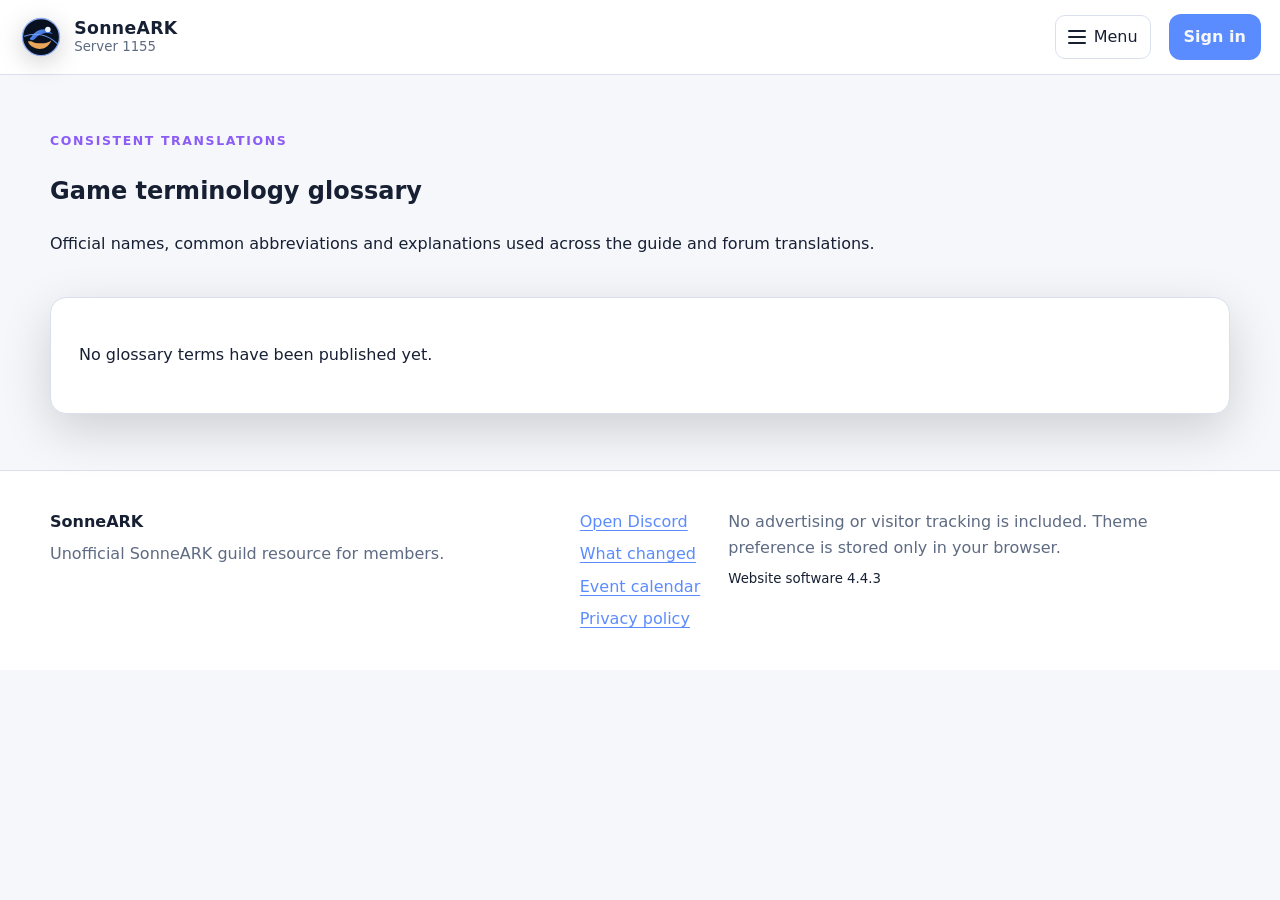
<file: glossary.html>
<!doctype html>
<html lang="en-GB" data-theme-default="system" data-pwa-enabled="1" data-service-worker="/service-worker.js" data-current-language="en" data-supported-languages="en,de,fr,it,es,pt,nl,hu,pl,uk,ro,bg,cs,sk,sl,hr,sr,bs,me,mk,sq,el,da,sv,no,fi,is,et,lv,lt,ga,mt,cy,gd,fo,tr,ru,be,ca,eu,gl,lb,rm,hy,ka,az,ja,zh-cn" data-member-language="0">
<head>
<meta charset="utf-8">
<meta name="viewport" content="width=device-width,initial-scale=1,viewport-fit=cover">
<meta name="color-scheme" content="light dark">
<meta name="description" content="A practical, multilingual member guide for resource timing, events, fleet development and guild teamwork.">
<meta name="theme-color" media="(prefers-color-scheme: light)" content="#f4f7fb">
<meta name="theme-color" media="(prefers-color-scheme: dark)" content="#0b1020">
<title>Game terminology glossary · SonneARK Galactic Frontier Guide</title>
<script nonce="KmcIWpVqry88ZMFlFl9s9MJL">try{const syncTheme="";const syncLanguage="";if(syncTheme)localStorage.setItem('sonneark-theme',syncTheme);if(syncLanguage)localStorage.setItem('sonneark-language',syncLanguage);const t=localStorage.getItem('sonneark-theme');if(t==='light'||t==='dark')document.documentElement.dataset.theme=t;}catch(e){}</script>
<link rel="icon" href="assets/images/logo.svg">
<link rel="manifest" href="/manifest.webmanifest"><link rel="stylesheet" href="assets/css/site.css">
<link rel="stylesheet" href="assets/css/theme.css">
<script src="assets/js/theme.js" defer></script>
<script src="assets/js/site.js" defer></script>
</head>
<body>
<a class="skip-link" href="#main-content">Skip to content</a>
<header class="site-header nav-standard" data-site-header>
  <div class="header-shell header-inner" data-header-inner>
    <a class="brand" href="index.html" aria-label="SonneARK — Home">
      <img src="assets/images/logo.svg" width="46" height="46" alt="">
      <span><strong>SonneARK</strong><small>Server 1155</small></span>
    </a>

    <button class="nav-toggle" type="button" data-nav-toggle aria-expanded="false" aria-controls="primary-nav" aria-label="Menu">
      <span class="nav-toggle-icon" aria-hidden="true"><i></i><i></i><i></i></span>
      <span class="nav-toggle-label">Menu</span>
    </button>

    <nav id="primary-nav" class="primary-nav" data-nav aria-label="Primary navigation">
      <div class="primary-nav-links">
        <a class="" href="index.html">Home</a>
                  <a class="" href="guide.html">SonneARK Member Guide</a>
                <a class="active" href="glossary.html">Glossary</a>        <a class="" href="operations.html">Operations</a>        <a class="" href="polls.html">Polls</a>                        <a class="" href="search.html">Search this guide</a>
        <a href="https://discord.gg/bDRVuHPWVR" target="_blank" rel="noopener noreferrer">Discord</a>
      </div>
        <div class="header-preferences header-preferences-drawer" aria-label="Display preferences">
    <label class="select-control">
      <span class="select-control-label">Language</span>
      <select data-language-select aria-label="Language">
                  <option value="/glossary.php?lang=en" data-language="en" selected>English</option>
                  <option value="/glossary.php?lang=de" data-language="de" >Deutsch</option>
                  <option value="/glossary.php?lang=fr" data-language="fr" >Français</option>
                  <option value="/glossary.php?lang=it" data-language="it" >Italiano</option>
                  <option value="/glossary.php?lang=es" data-language="es" >Español</option>
                  <option value="/glossary.php?lang=pt" data-language="pt" >Português</option>
                  <option value="/glossary.php?lang=nl" data-language="nl" >Nederlands</option>
                  <option value="/glossary.php?lang=hu" data-language="hu" >Magyar</option>
                  <option value="/glossary.php?lang=pl" data-language="pl" >Polski</option>
                  <option value="/glossary.php?lang=uk" data-language="uk" >Українська</option>
                  <option value="/glossary.php?lang=ro" data-language="ro" >Română</option>
                  <option value="/glossary.php?lang=bg" data-language="bg" >Български</option>
                  <option value="/glossary.php?lang=cs" data-language="cs" >Čeština</option>
                  <option value="/glossary.php?lang=sk" data-language="sk" >Slovenčina</option>
                  <option value="/glossary.php?lang=sl" data-language="sl" >Slovenščina</option>
                  <option value="/glossary.php?lang=hr" data-language="hr" >Hrvatski</option>
                  <option value="/glossary.php?lang=sr" data-language="sr" >Српски</option>
                  <option value="/glossary.php?lang=bs" data-language="bs" >Bosanski</option>
                  <option value="/glossary.php?lang=me" data-language="me" >Crnogorski</option>
                  <option value="/glossary.php?lang=mk" data-language="mk" >Македонски</option>
                  <option value="/glossary.php?lang=sq" data-language="sq" >Shqip</option>
                  <option value="/glossary.php?lang=el" data-language="el" >Ελληνικά</option>
                  <option value="/glossary.php?lang=da" data-language="da" >Dansk</option>
                  <option value="/glossary.php?lang=sv" data-language="sv" >Svenska</option>
                  <option value="/glossary.php?lang=no" data-language="no" >Norsk</option>
                  <option value="/glossary.php?lang=fi" data-language="fi" >Suomi</option>
                  <option value="/glossary.php?lang=is" data-language="is" >Íslenska</option>
                  <option value="/glossary.php?lang=et" data-language="et" >Eesti</option>
                  <option value="/glossary.php?lang=lv" data-language="lv" >Latviešu</option>
                  <option value="/glossary.php?lang=lt" data-language="lt" >Lietuvių</option>
                  <option value="/glossary.php?lang=ga" data-language="ga" >Gaeilge</option>
                  <option value="/glossary.php?lang=mt" data-language="mt" >Malti</option>
                  <option value="/glossary.php?lang=cy" data-language="cy" >Cymraeg</option>
                  <option value="/glossary.php?lang=gd" data-language="gd" >Gàidhlig</option>
                  <option value="/glossary.php?lang=fo" data-language="fo" >Føroyskt</option>
                  <option value="/glossary.php?lang=tr" data-language="tr" >Türkçe</option>
                  <option value="/glossary.php?lang=ru" data-language="ru" >Русский</option>
                  <option value="/glossary.php?lang=be" data-language="be" >Беларуская</option>
                  <option value="/glossary.php?lang=ca" data-language="ca" >Català</option>
                  <option value="/glossary.php?lang=eu" data-language="eu" >Euskara</option>
                  <option value="/glossary.php?lang=gl" data-language="gl" >Galego</option>
                  <option value="/glossary.php?lang=lb" data-language="lb" >Lëtzebuergesch</option>
                  <option value="/glossary.php?lang=rm" data-language="rm" >Rumantsch</option>
                  <option value="/glossary.php?lang=hy" data-language="hy" >Հայերեն</option>
                  <option value="/glossary.php?lang=ka" data-language="ka" >ქართული</option>
                  <option value="/glossary.php?lang=az" data-language="az" >Azərbaycan dili</option>
                  <option value="/glossary.php?lang=ja" data-language="ja" >日本語</option>
                  <option value="/glossary.php?lang=zh-cn" data-language="zh-cn" >简体中文</option>
              </select>
    </label>
    <label class="select-control">
      <span class="select-control-label">Theme</span>
      <select data-theme-select aria-label="Theme">
        <option value="system">System</option>
        <option value="light">Light</option>
        <option value="dark">Dark</option>
      </select>
    </label>
  </div>
    </nav>

    <div class="header-tools">
        <div class="header-preferences header-preferences-desktop" aria-label="Display preferences">
    <label class="select-control">
      <span class="select-control-label">Language</span>
      <select data-language-select aria-label="Language">
                  <option value="/glossary.php?lang=en" data-language="en" selected>English</option>
                  <option value="/glossary.php?lang=de" data-language="de" >Deutsch</option>
                  <option value="/glossary.php?lang=fr" data-language="fr" >Français</option>
                  <option value="/glossary.php?lang=it" data-language="it" >Italiano</option>
                  <option value="/glossary.php?lang=es" data-language="es" >Español</option>
                  <option value="/glossary.php?lang=pt" data-language="pt" >Português</option>
                  <option value="/glossary.php?lang=nl" data-language="nl" >Nederlands</option>
                  <option value="/glossary.php?lang=hu" data-language="hu" >Magyar</option>
                  <option value="/glossary.php?lang=pl" data-language="pl" >Polski</option>
                  <option value="/glossary.php?lang=uk" data-language="uk" >Українська</option>
                  <option value="/glossary.php?lang=ro" data-language="ro" >Română</option>
                  <option value="/glossary.php?lang=bg" data-language="bg" >Български</option>
                  <option value="/glossary.php?lang=cs" data-language="cs" >Čeština</option>
                  <option value="/glossary.php?lang=sk" data-language="sk" >Slovenčina</option>
                  <option value="/glossary.php?lang=sl" data-language="sl" >Slovenščina</option>
                  <option value="/glossary.php?lang=hr" data-language="hr" >Hrvatski</option>
                  <option value="/glossary.php?lang=sr" data-language="sr" >Српски</option>
                  <option value="/glossary.php?lang=bs" data-language="bs" >Bosanski</option>
                  <option value="/glossary.php?lang=me" data-language="me" >Crnogorski</option>
                  <option value="/glossary.php?lang=mk" data-language="mk" >Македонски</option>
                  <option value="/glossary.php?lang=sq" data-language="sq" >Shqip</option>
                  <option value="/glossary.php?lang=el" data-language="el" >Ελληνικά</option>
                  <option value="/glossary.php?lang=da" data-language="da" >Dansk</option>
                  <option value="/glossary.php?lang=sv" data-language="sv" >Svenska</option>
                  <option value="/glossary.php?lang=no" data-language="no" >Norsk</option>
                  <option value="/glossary.php?lang=fi" data-language="fi" >Suomi</option>
                  <option value="/glossary.php?lang=is" data-language="is" >Íslenska</option>
                  <option value="/glossary.php?lang=et" data-language="et" >Eesti</option>
                  <option value="/glossary.php?lang=lv" data-language="lv" >Latviešu</option>
                  <option value="/glossary.php?lang=lt" data-language="lt" >Lietuvių</option>
                  <option value="/glossary.php?lang=ga" data-language="ga" >Gaeilge</option>
                  <option value="/glossary.php?lang=mt" data-language="mt" >Malti</option>
                  <option value="/glossary.php?lang=cy" data-language="cy" >Cymraeg</option>
                  <option value="/glossary.php?lang=gd" data-language="gd" >Gàidhlig</option>
                  <option value="/glossary.php?lang=fo" data-language="fo" >Føroyskt</option>
                  <option value="/glossary.php?lang=tr" data-language="tr" >Türkçe</option>
                  <option value="/glossary.php?lang=ru" data-language="ru" >Русский</option>
                  <option value="/glossary.php?lang=be" data-language="be" >Беларуская</option>
                  <option value="/glossary.php?lang=ca" data-language="ca" >Català</option>
                  <option value="/glossary.php?lang=eu" data-language="eu" >Euskara</option>
                  <option value="/glossary.php?lang=gl" data-language="gl" >Galego</option>
                  <option value="/glossary.php?lang=lb" data-language="lb" >Lëtzebuergesch</option>
                  <option value="/glossary.php?lang=rm" data-language="rm" >Rumantsch</option>
                  <option value="/glossary.php?lang=hy" data-language="hy" >Հայերեն</option>
                  <option value="/glossary.php?lang=ka" data-language="ka" >ქართული</option>
                  <option value="/glossary.php?lang=az" data-language="az" >Azərbaycan dili</option>
                  <option value="/glossary.php?lang=ja" data-language="ja" >日本語</option>
                  <option value="/glossary.php?lang=zh-cn" data-language="zh-cn" >简体中文</option>
              </select>
    </label>
    <label class="select-control">
      <span class="select-control-label">Theme</span>
      <select data-theme-select aria-label="Theme">
        <option value="system">System</option>
        <option value="light">Light</option>
        <option value="dark">Dark</option>
      </select>
    </label>
  </div>
              <a class="header-login button primary" href="#">Sign in</a>
          </div>
  </div>
</header>
<main id="main-content">
<section class="section shell"><div class="section-heading"><div><p class="eyebrow">Consistent translations</p><h1>Game terminology glossary</h1><p>Official names, common abbreviations and explanations used across the guide and forum translations.</p></div></div><div class="glossary-grid"><div class="panel"><p>No glossary terms have been published yet.</p></div></div></section>
</main>
<footer class="site-footer">
  <div class="shell footer-grid">
    <div><strong>SonneARK</strong><p>Unofficial SonneARK guild resource for members.</p></div>
    <div class="footer-links"><a href="https://discord.gg/bDRVuHPWVR" target="_blank" rel="noopener noreferrer">Open Discord</a><a href="#">What changed</a><a href="/calendar.php?lang=en">Event calendar</a><a href="#">Privacy policy</a></div>
    <div><p>No advertising or visitor tracking is included. Theme preference is stored only in your browser.</p><small>Website software 4.4.3</small></div>
  </div>
</footer>
</body>
</html>
</file>
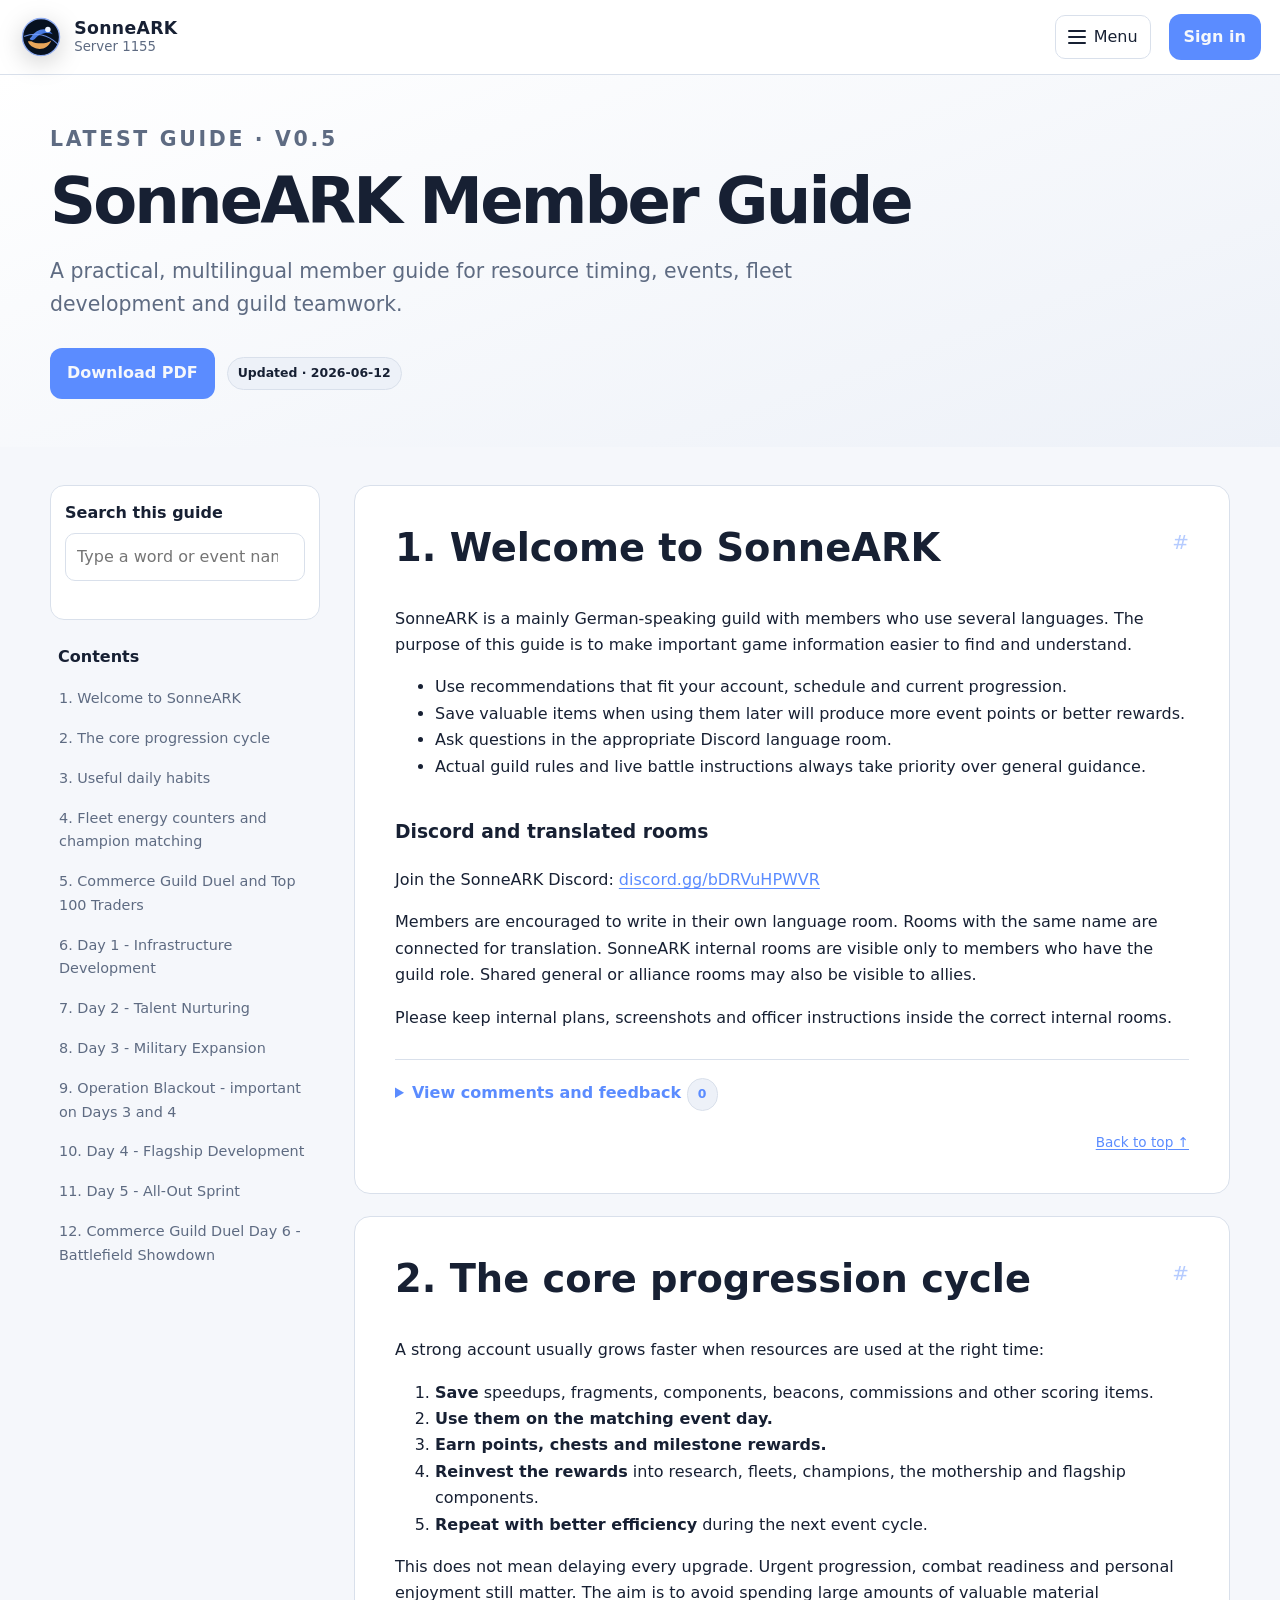
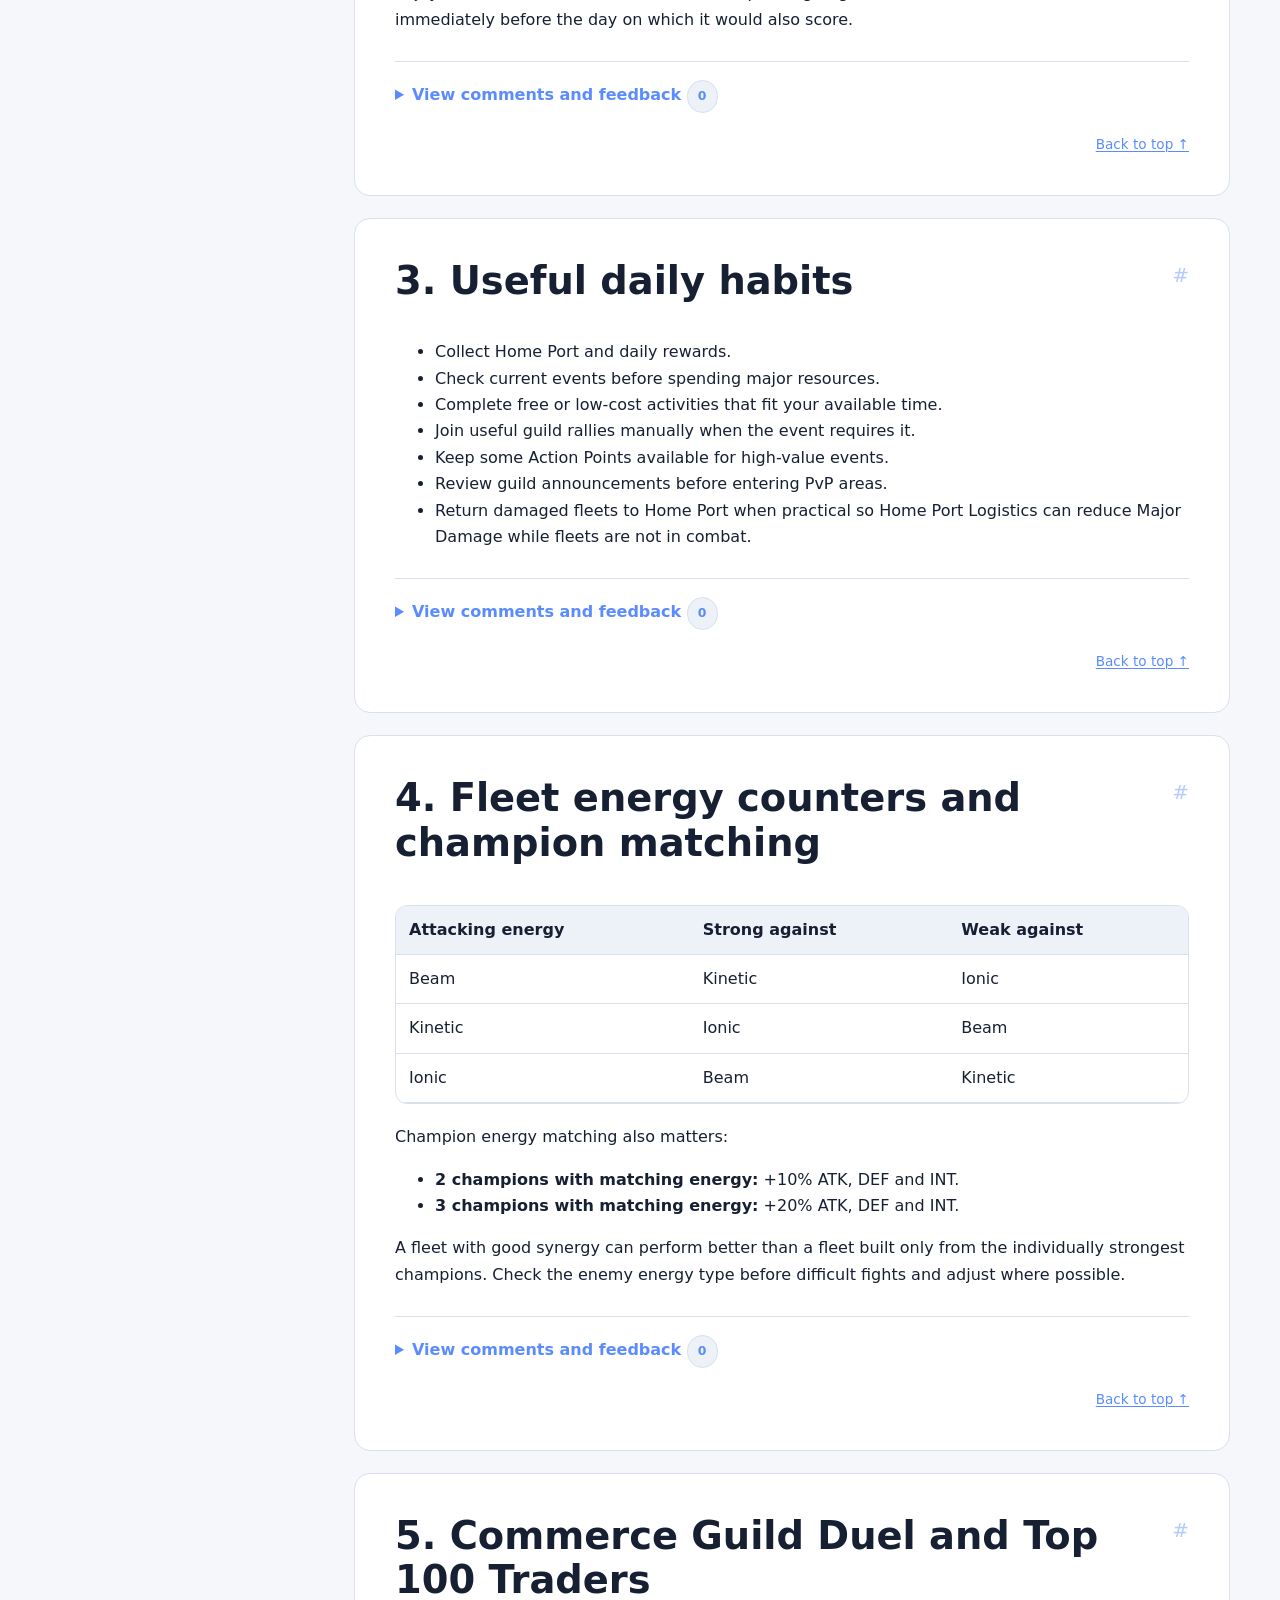
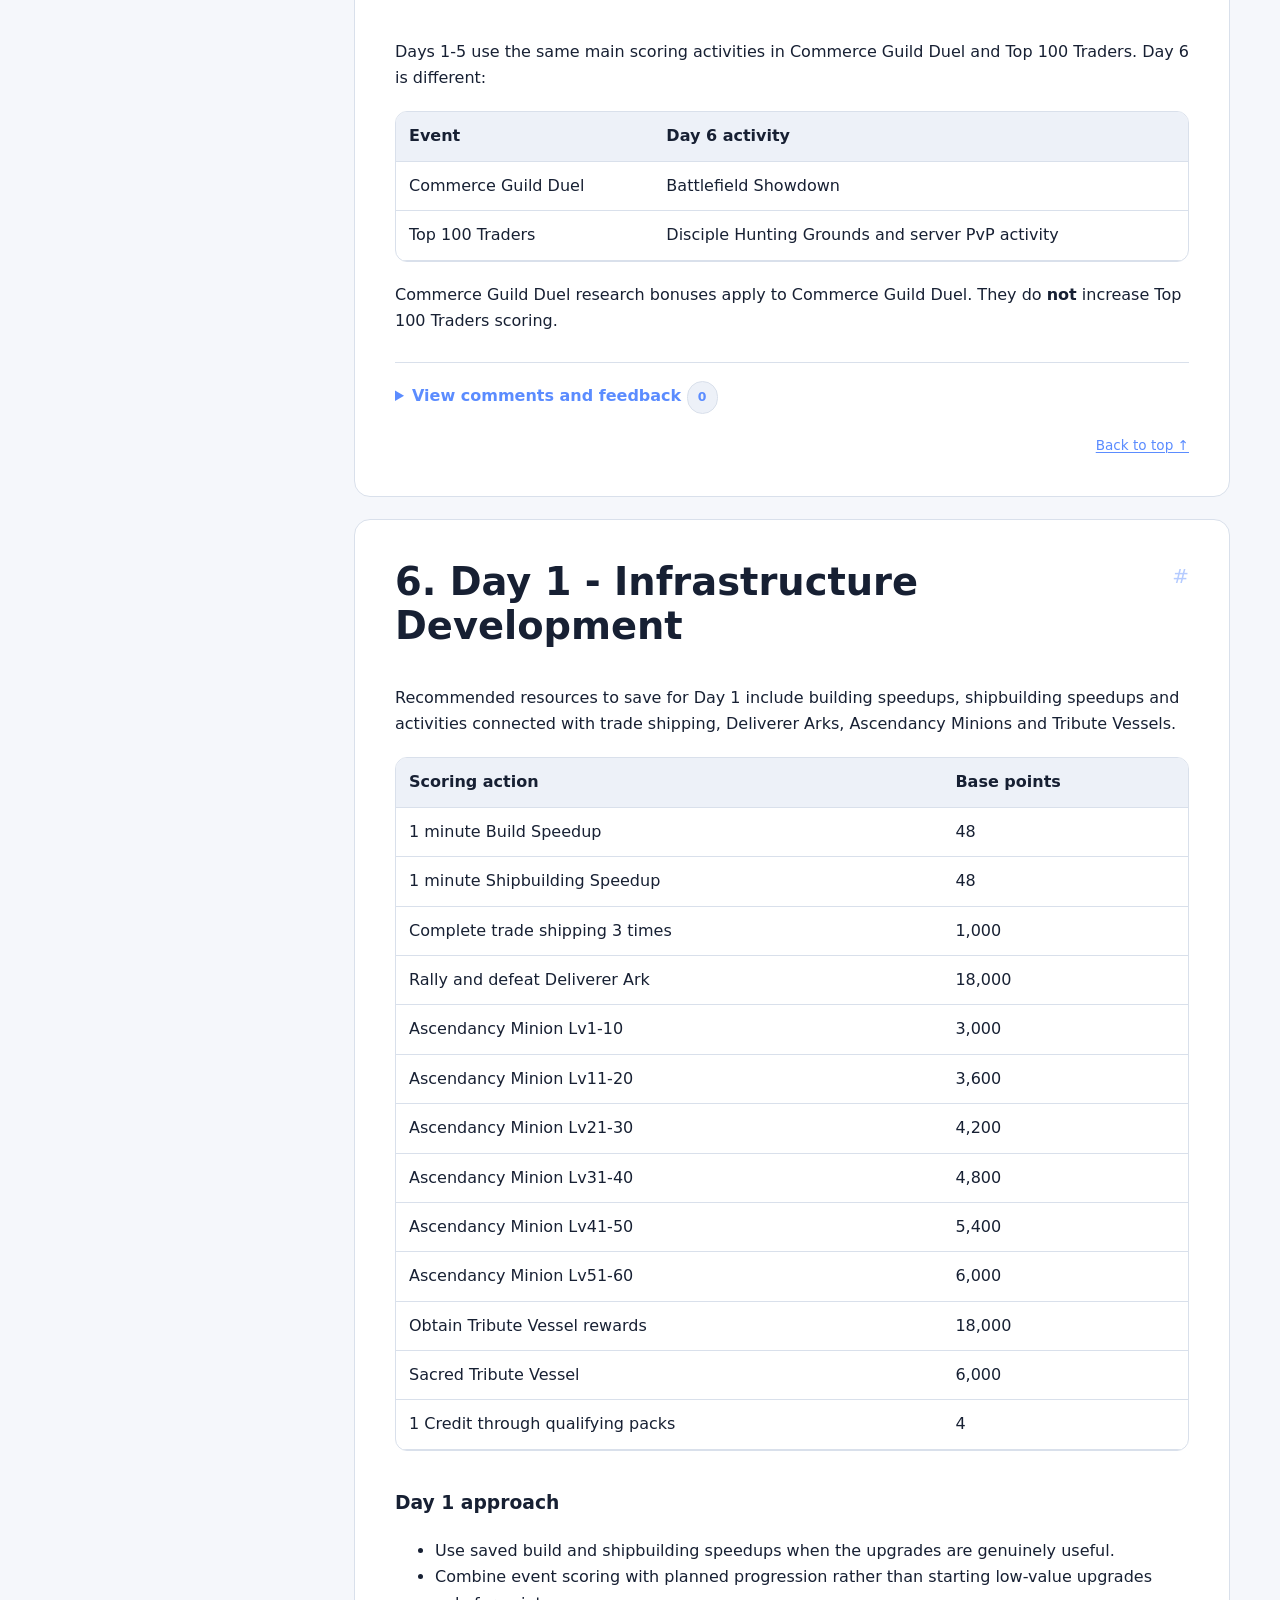
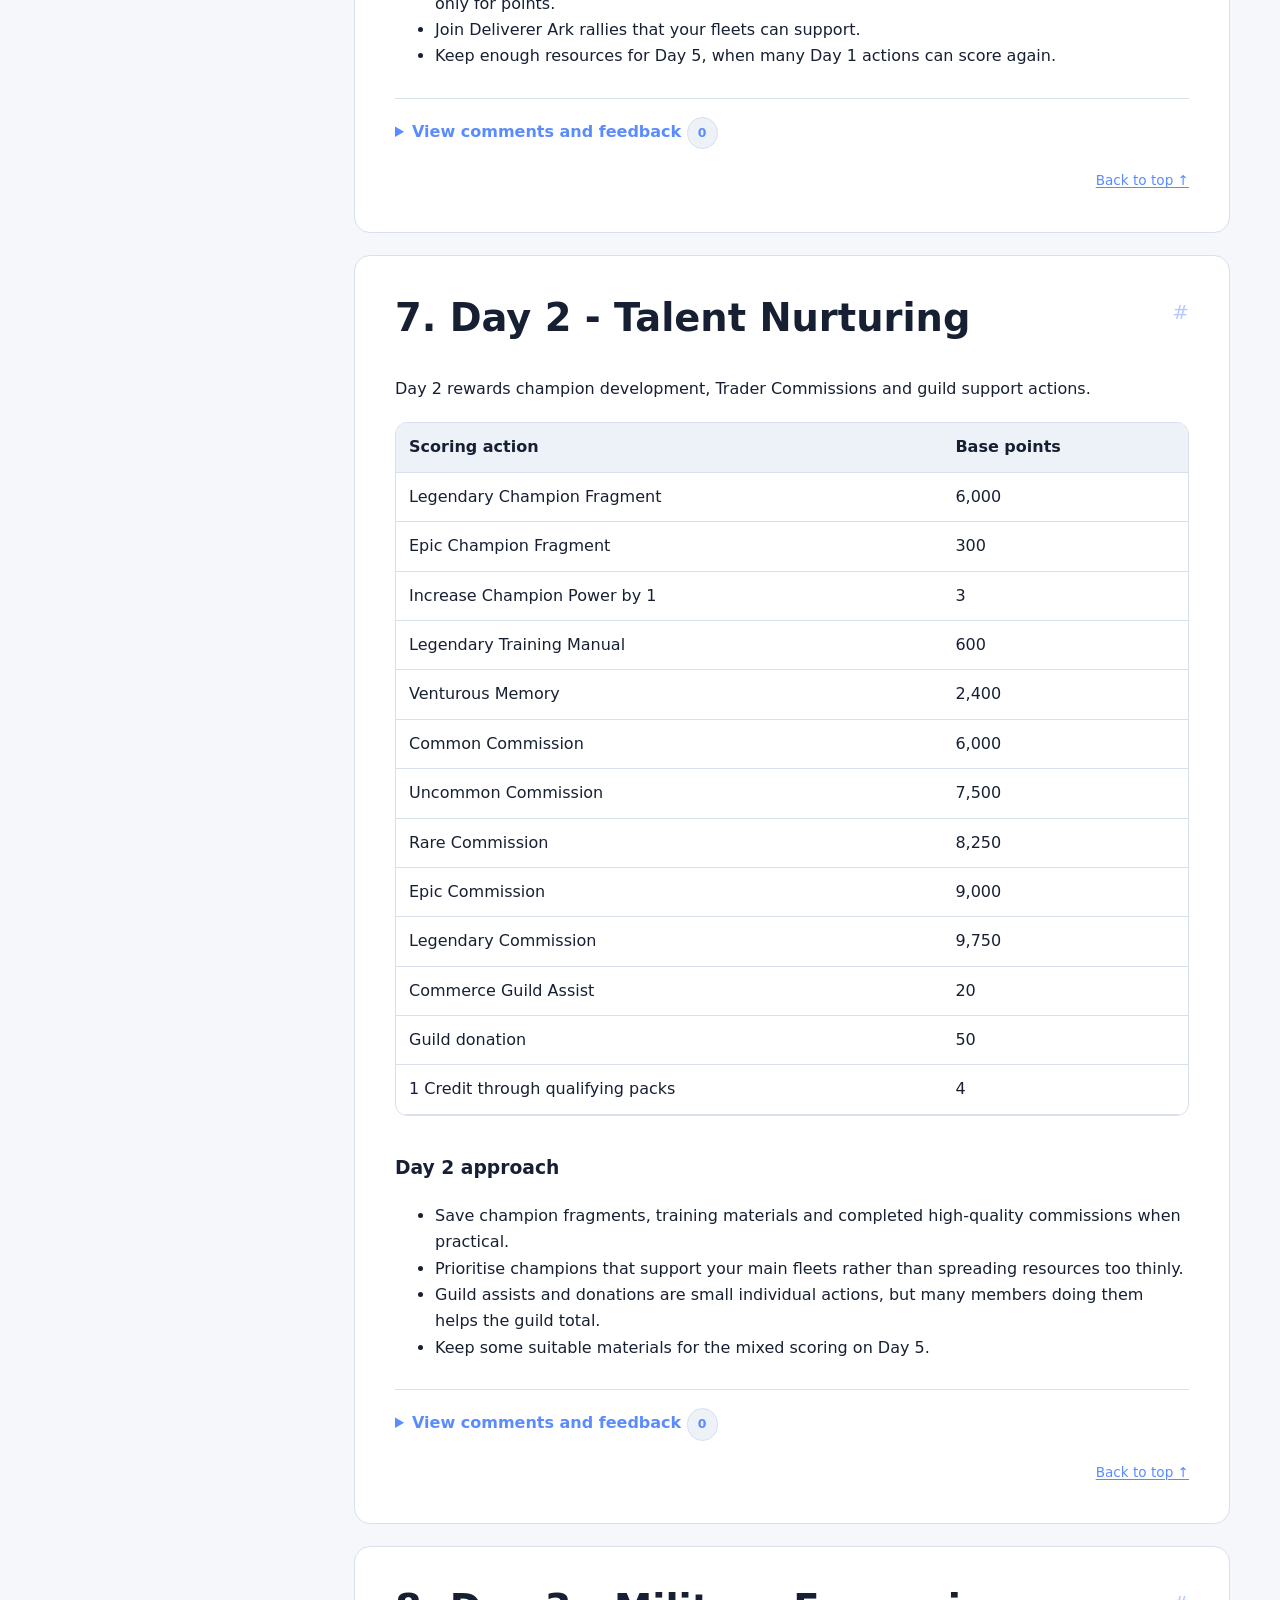
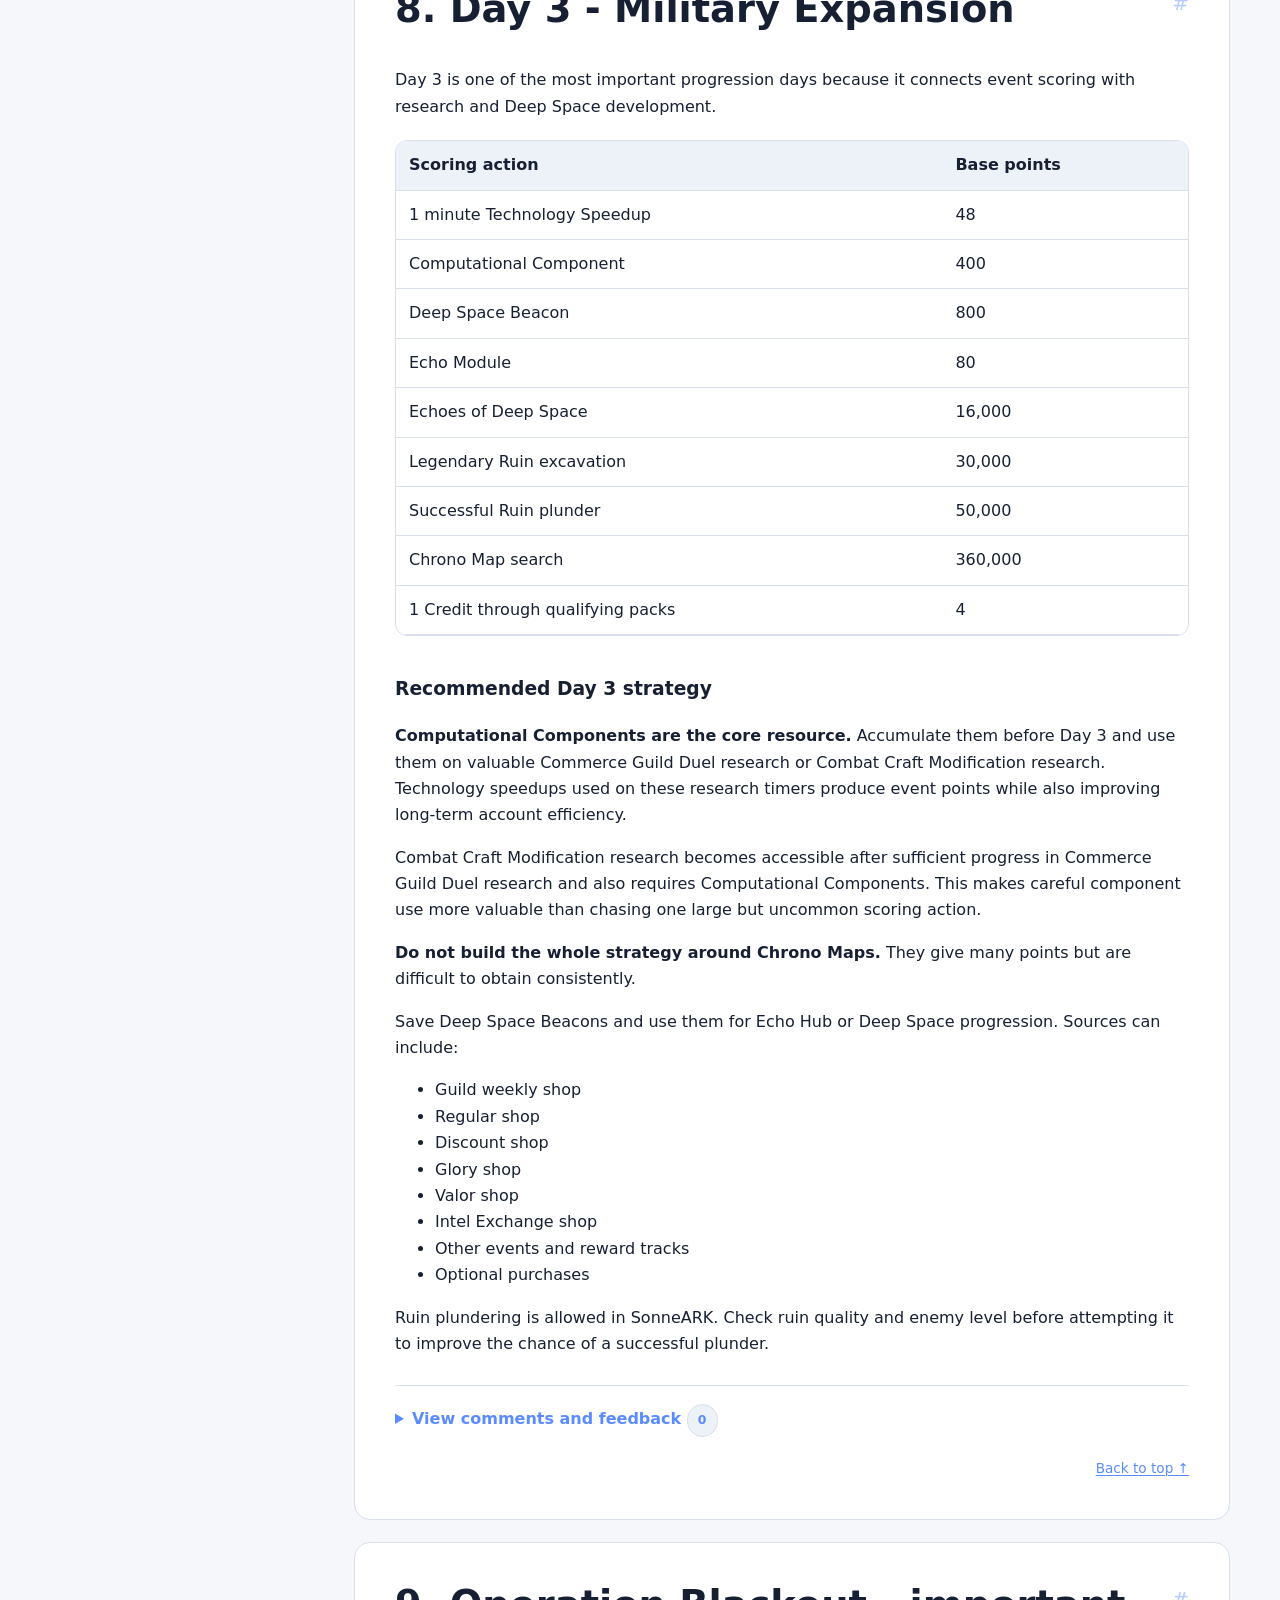
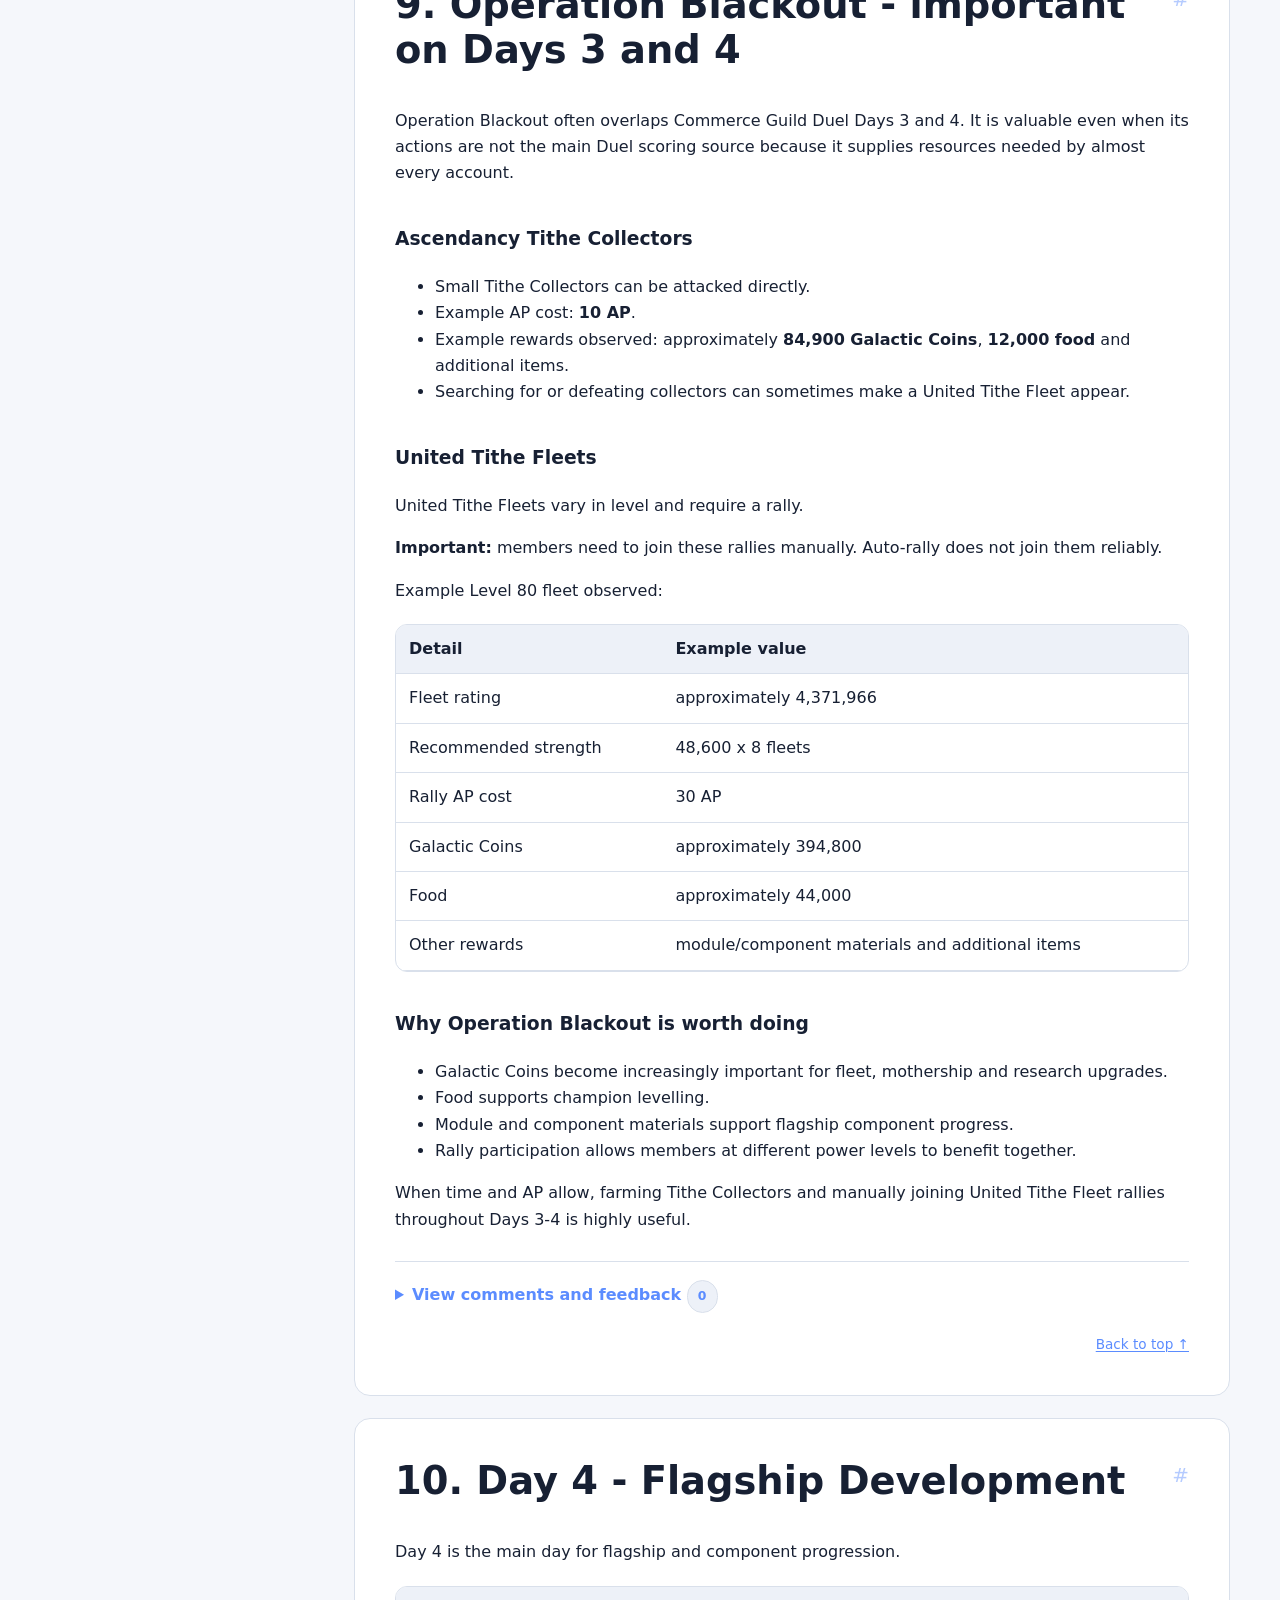
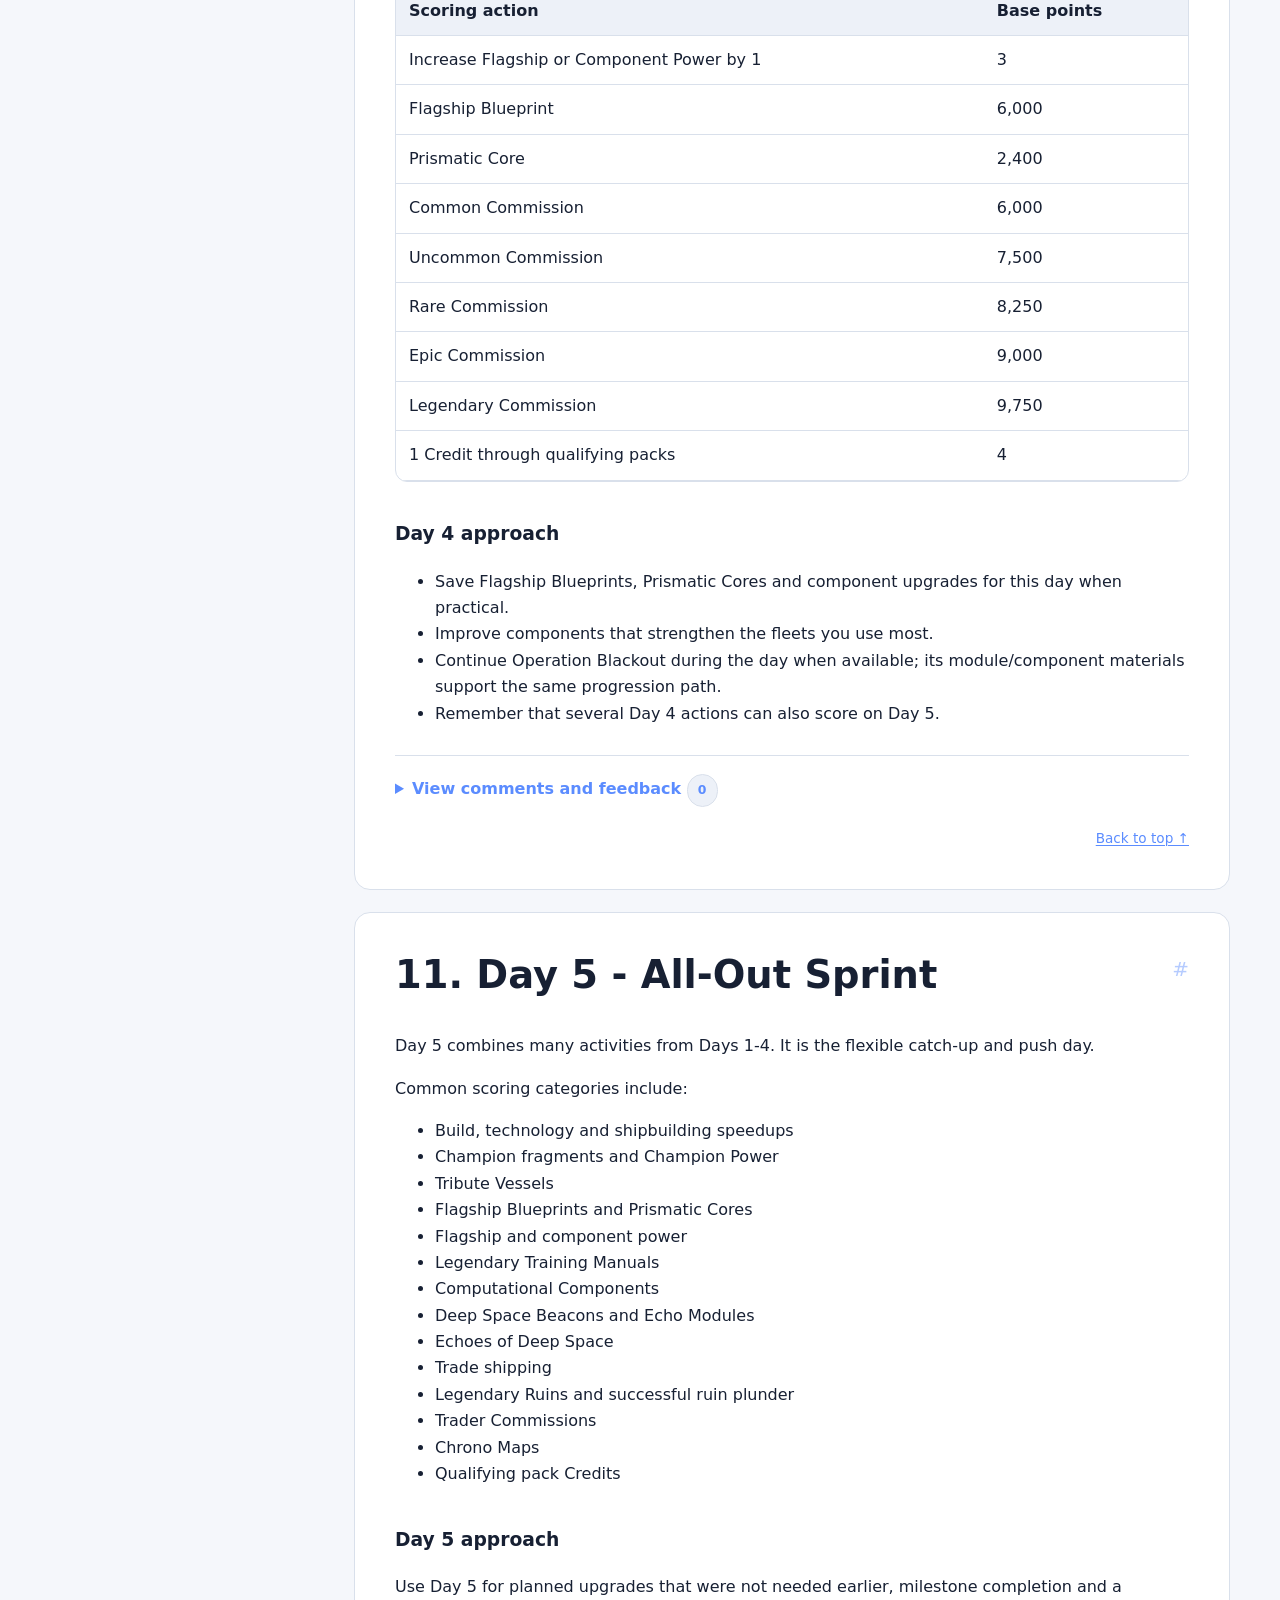
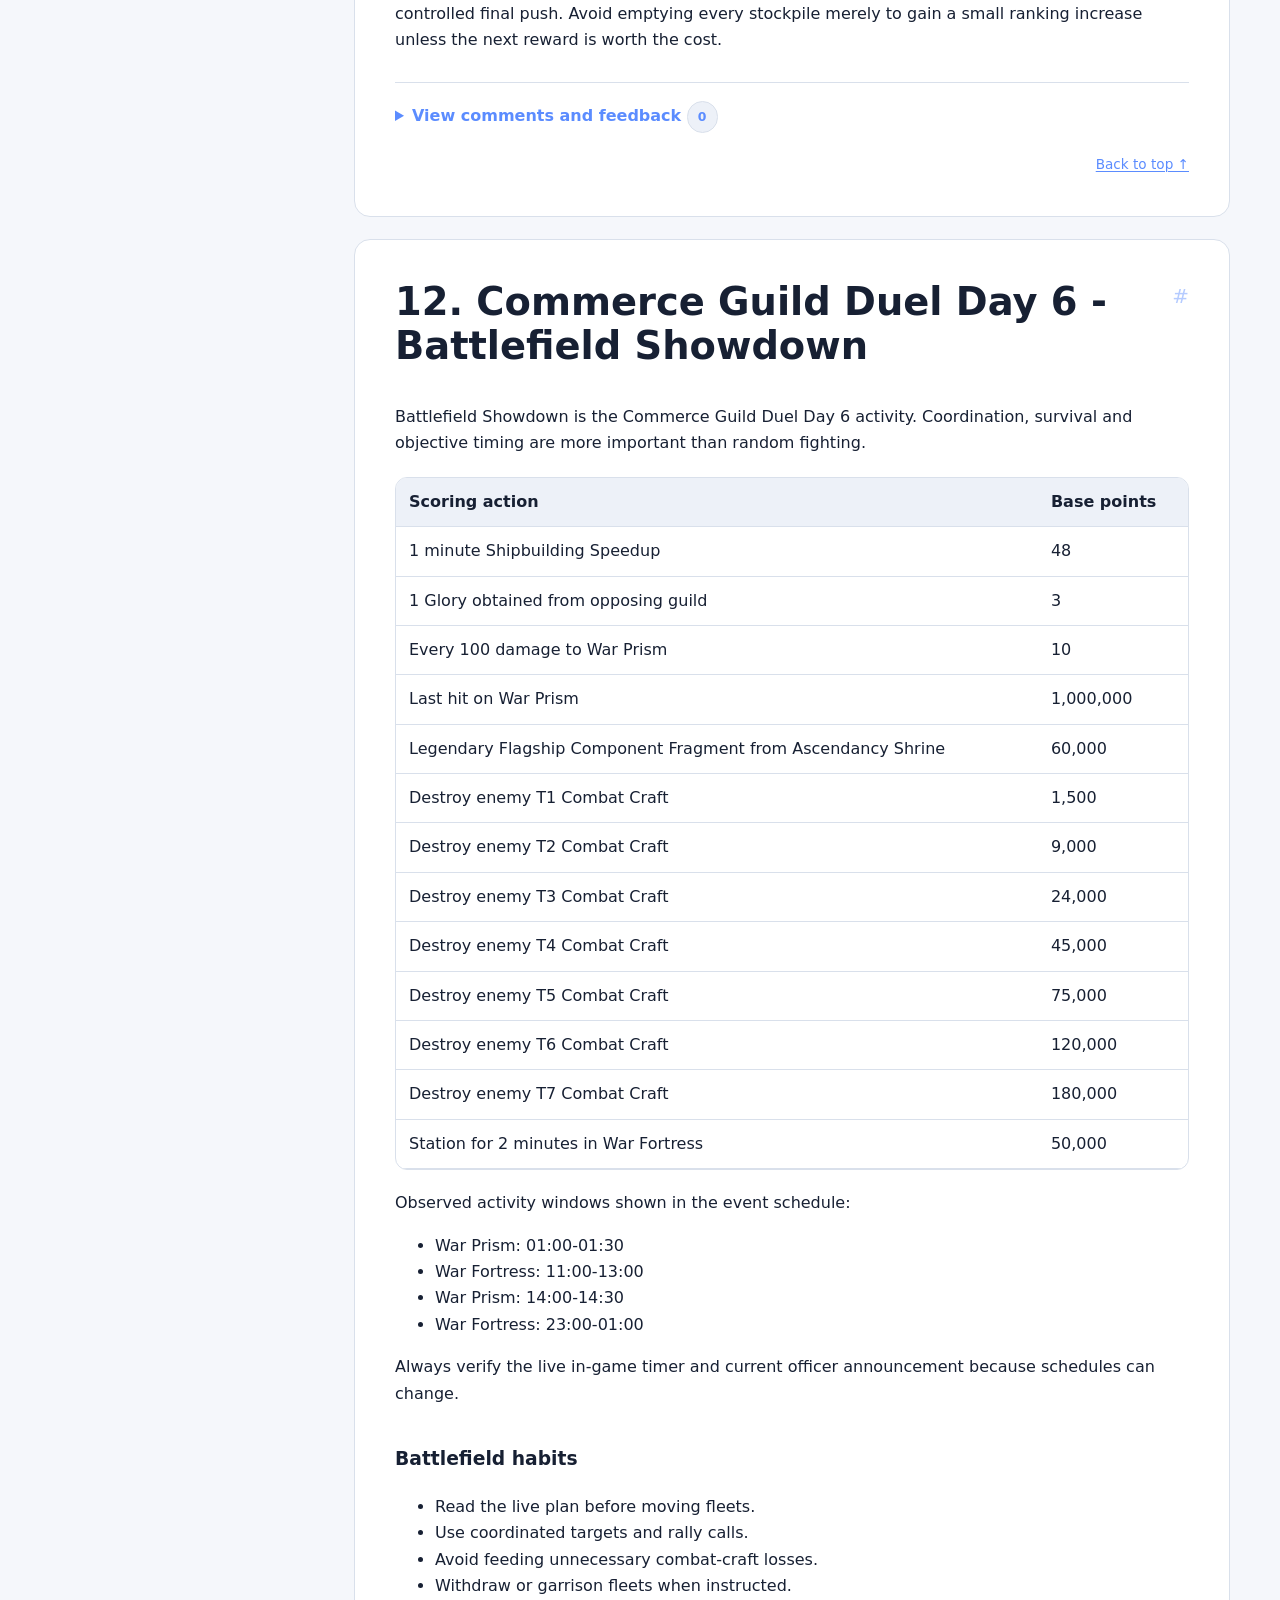
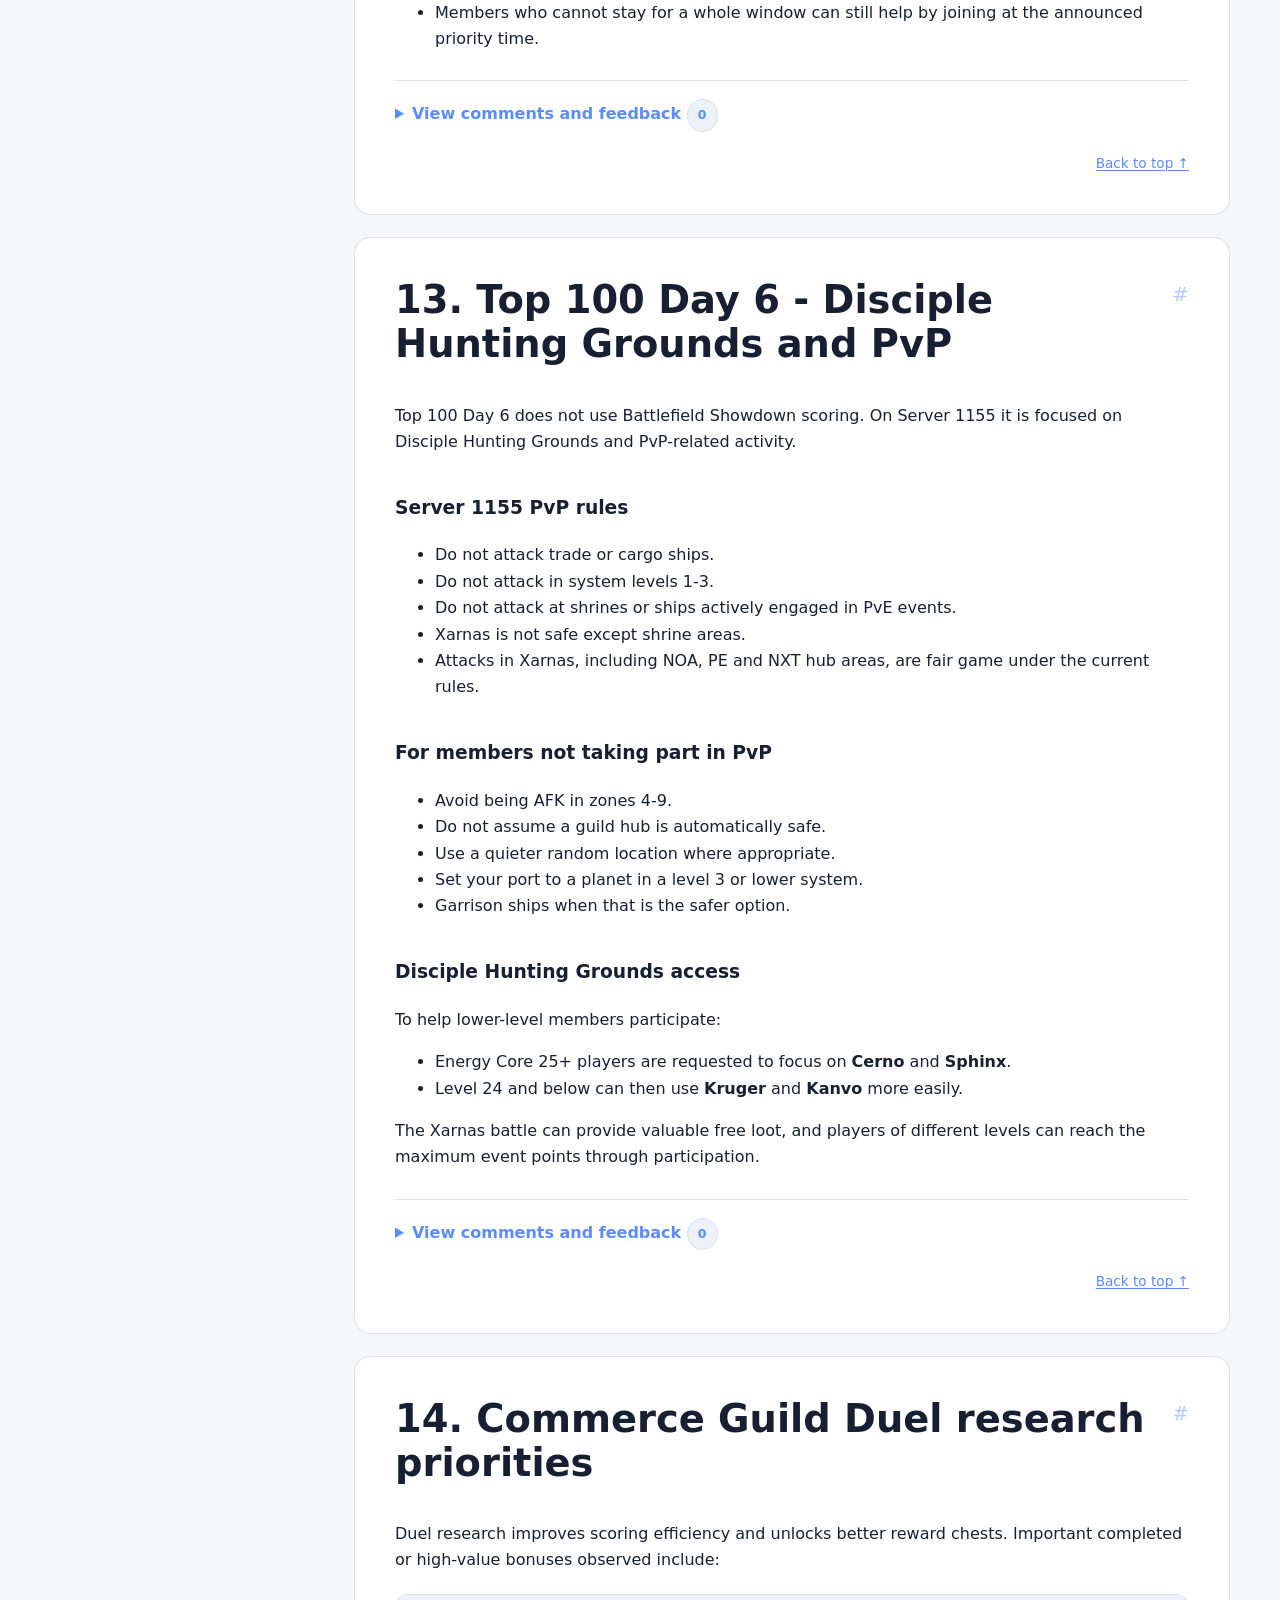
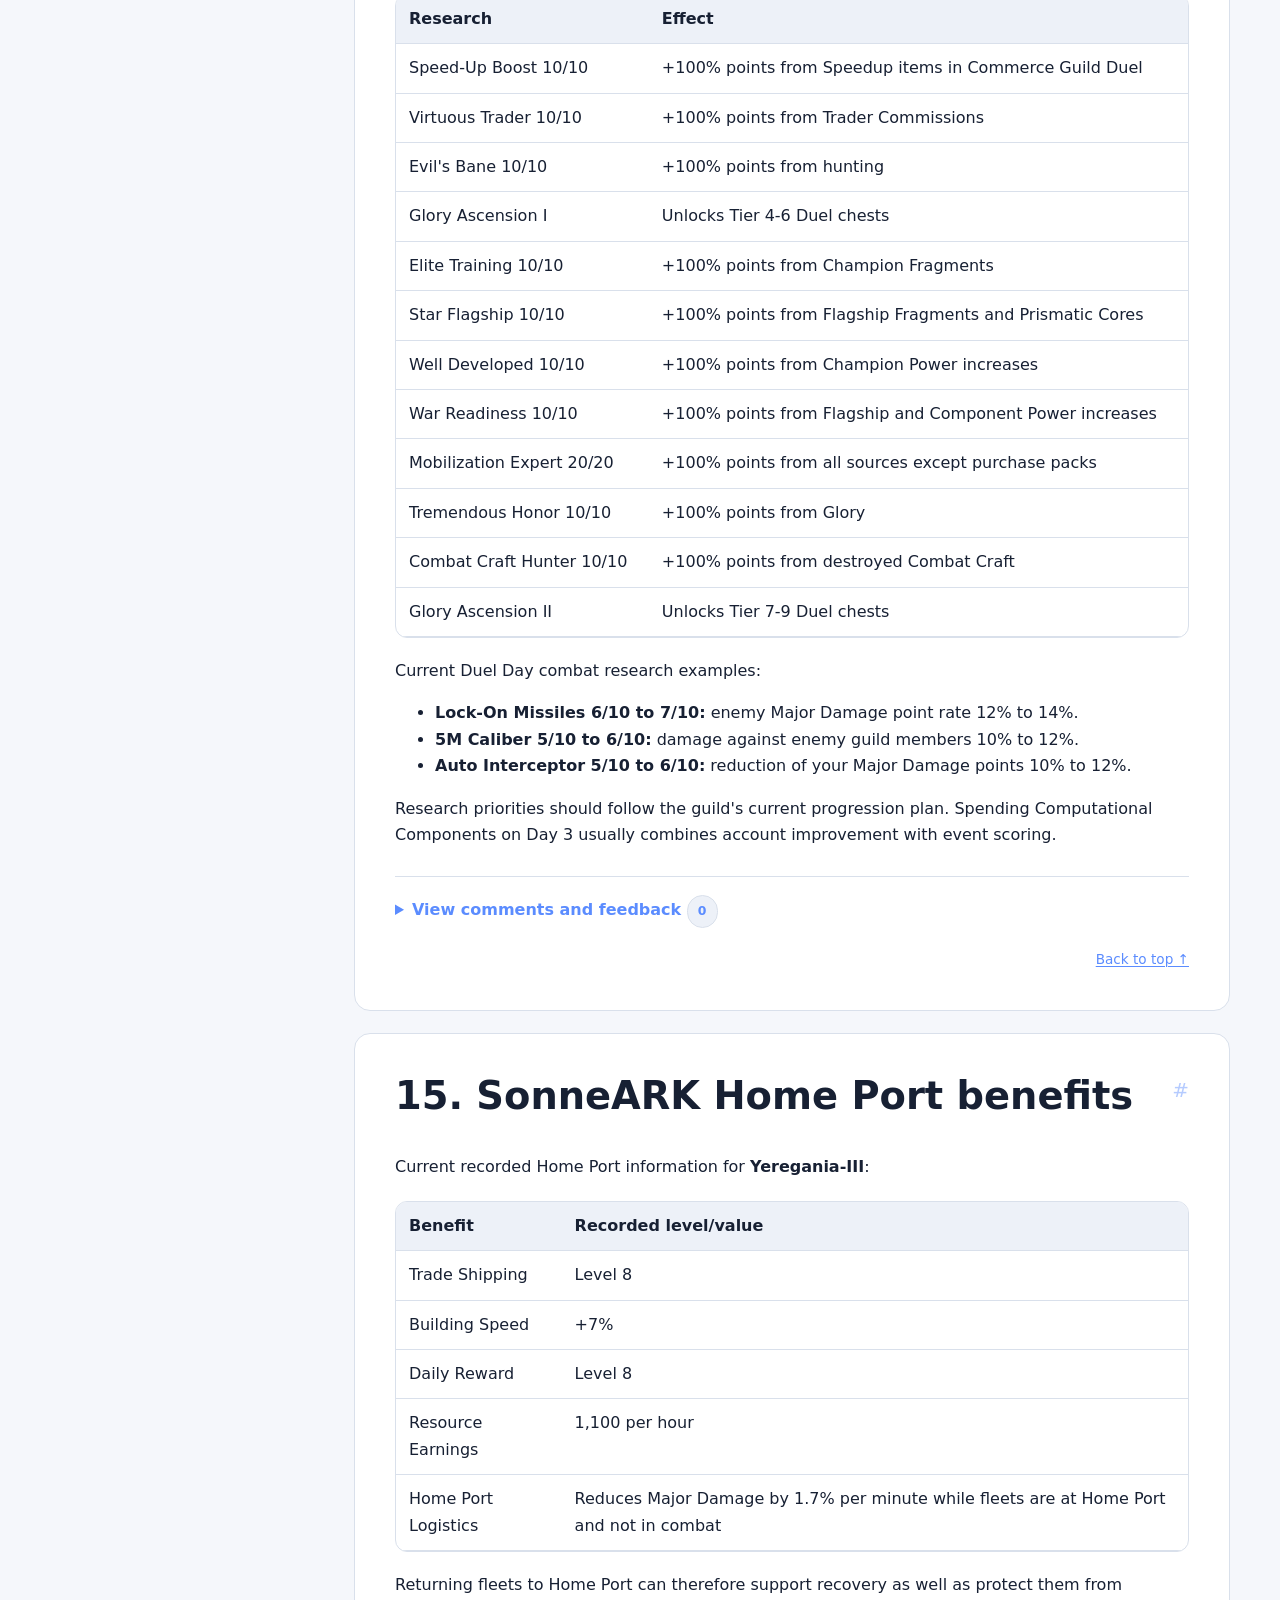
<file: guide.html>
<!doctype html>
<html lang="en-GB" data-theme-default="system" data-pwa-enabled="1" data-service-worker="/service-worker.js" data-current-language="en" data-supported-languages="en,de,fr,it,es,pt,nl,hu,pl,uk,ro,bg,cs,sk,sl,hr,sr,bs,me,mk,sq,el,da,sv,no,fi,is,et,lv,lt,ga,mt,cy,gd,fo,tr,ru,be,ca,eu,gl,lb,rm,hy,ka,az,ja,zh-cn" data-member-language="0">
<head>
<meta charset="utf-8">
<meta name="viewport" content="width=device-width,initial-scale=1,viewport-fit=cover">
<meta name="color-scheme" content="light dark">
<meta name="description" content="A practical, multilingual member guide for resource timing, events, fleet development and guild teamwork.">
<meta name="theme-color" media="(prefers-color-scheme: light)" content="#f4f7fb">
<meta name="theme-color" media="(prefers-color-scheme: dark)" content="#0b1020">
<title>SonneARK Member Guide · SonneARK Galactic Frontier Guide</title>
<script nonce="KpF6NrHCjLg1Q7rnwGMh9nLw">try{const syncTheme="";const syncLanguage="";if(syncTheme)localStorage.setItem('sonneark-theme',syncTheme);if(syncLanguage)localStorage.setItem('sonneark-language',syncLanguage);const t=localStorage.getItem('sonneark-theme');if(t==='light'||t==='dark')document.documentElement.dataset.theme=t;}catch(e){}</script>
<link rel="icon" href="assets/images/logo.svg">
<link rel="manifest" href="/manifest.webmanifest"><link rel="stylesheet" href="assets/css/site.css">
<link rel="stylesheet" href="assets/css/theme.css">
<script src="assets/js/theme.js" defer></script>
<script src="assets/js/site.js" defer></script>
</head>
<body>
<a class="skip-link" href="#main-content">Skip to content</a>
<header class="site-header nav-standard" data-site-header>
  <div class="header-shell header-inner" data-header-inner>
    <a class="brand" href="index.html" aria-label="SonneARK — Home">
      <img src="assets/images/logo.svg" width="46" height="46" alt="">
      <span><strong>SonneARK</strong><small>Server 1155</small></span>
    </a>

    <button class="nav-toggle" type="button" data-nav-toggle aria-expanded="false" aria-controls="primary-nav" aria-label="Menu">
      <span class="nav-toggle-icon" aria-hidden="true"><i></i><i></i><i></i></span>
      <span class="nav-toggle-label">Menu</span>
    </button>

    <nav id="primary-nav" class="primary-nav" data-nav aria-label="Primary navigation">
      <div class="primary-nav-links">
        <a class="" href="index.html">Home</a>
                  <a class="active" href="guide.html">SonneARK Member Guide</a>
                <a class="" href="glossary.html">Glossary</a>        <a class="" href="operations.html">Operations</a>        <a class="" href="polls.html">Polls</a>                        <a class="" href="search.html">Search this guide</a>
        <a href="https://discord.gg/bDRVuHPWVR" target="_blank" rel="noopener noreferrer">Discord</a>
      </div>
        <div class="header-preferences header-preferences-drawer" aria-label="Display preferences">
    <label class="select-control">
      <span class="select-control-label">Language</span>
      <select data-language-select aria-label="Language">
                  <option value="/page.php?slug=guide&amp;lang=en" data-language="en" selected>English</option>
                  <option value="/page.php?slug=guide&amp;lang=de" data-language="de" >Deutsch</option>
                  <option value="/page.php?slug=guide&amp;lang=fr" data-language="fr" >Français</option>
                  <option value="/page.php?slug=guide&amp;lang=it" data-language="it" >Italiano</option>
                  <option value="/page.php?slug=guide&amp;lang=es" data-language="es" >Español</option>
                  <option value="/page.php?slug=guide&amp;lang=pt" data-language="pt" >Português</option>
                  <option value="/page.php?slug=guide&amp;lang=nl" data-language="nl" >Nederlands</option>
                  <option value="/page.php?slug=guide&amp;lang=hu" data-language="hu" >Magyar</option>
                  <option value="/page.php?slug=guide&amp;lang=pl" data-language="pl" >Polski</option>
                  <option value="/page.php?slug=guide&amp;lang=uk" data-language="uk" >Українська</option>
                  <option value="/page.php?slug=guide&amp;lang=ro" data-language="ro" >Română</option>
                  <option value="/page.php?slug=guide&amp;lang=bg" data-language="bg" >Български</option>
                  <option value="/page.php?slug=guide&amp;lang=cs" data-language="cs" >Čeština</option>
                  <option value="/page.php?slug=guide&amp;lang=sk" data-language="sk" >Slovenčina</option>
                  <option value="/page.php?slug=guide&amp;lang=sl" data-language="sl" >Slovenščina</option>
                  <option value="/page.php?slug=guide&amp;lang=hr" data-language="hr" >Hrvatski</option>
                  <option value="/page.php?slug=guide&amp;lang=sr" data-language="sr" >Српски</option>
                  <option value="/page.php?slug=guide&amp;lang=bs" data-language="bs" >Bosanski</option>
                  <option value="/page.php?slug=guide&amp;lang=me" data-language="me" >Crnogorski</option>
                  <option value="/page.php?slug=guide&amp;lang=mk" data-language="mk" >Македонски</option>
                  <option value="/page.php?slug=guide&amp;lang=sq" data-language="sq" >Shqip</option>
                  <option value="/page.php?slug=guide&amp;lang=el" data-language="el" >Ελληνικά</option>
                  <option value="/page.php?slug=guide&amp;lang=da" data-language="da" >Dansk</option>
                  <option value="/page.php?slug=guide&amp;lang=sv" data-language="sv" >Svenska</option>
                  <option value="/page.php?slug=guide&amp;lang=no" data-language="no" >Norsk</option>
                  <option value="/page.php?slug=guide&amp;lang=fi" data-language="fi" >Suomi</option>
                  <option value="/page.php?slug=guide&amp;lang=is" data-language="is" >Íslenska</option>
                  <option value="/page.php?slug=guide&amp;lang=et" data-language="et" >Eesti</option>
                  <option value="/page.php?slug=guide&amp;lang=lv" data-language="lv" >Latviešu</option>
                  <option value="/page.php?slug=guide&amp;lang=lt" data-language="lt" >Lietuvių</option>
                  <option value="/page.php?slug=guide&amp;lang=ga" data-language="ga" >Gaeilge</option>
                  <option value="/page.php?slug=guide&amp;lang=mt" data-language="mt" >Malti</option>
                  <option value="/page.php?slug=guide&amp;lang=cy" data-language="cy" >Cymraeg</option>
                  <option value="/page.php?slug=guide&amp;lang=gd" data-language="gd" >Gàidhlig</option>
                  <option value="/page.php?slug=guide&amp;lang=fo" data-language="fo" >Føroyskt</option>
                  <option value="/page.php?slug=guide&amp;lang=tr" data-language="tr" >Türkçe</option>
                  <option value="/page.php?slug=guide&amp;lang=ru" data-language="ru" >Русский</option>
                  <option value="/page.php?slug=guide&amp;lang=be" data-language="be" >Беларуская</option>
                  <option value="/page.php?slug=guide&amp;lang=ca" data-language="ca" >Català</option>
                  <option value="/page.php?slug=guide&amp;lang=eu" data-language="eu" >Euskara</option>
                  <option value="/page.php?slug=guide&amp;lang=gl" data-language="gl" >Galego</option>
                  <option value="/page.php?slug=guide&amp;lang=lb" data-language="lb" >Lëtzebuergesch</option>
                  <option value="/page.php?slug=guide&amp;lang=rm" data-language="rm" >Rumantsch</option>
                  <option value="/page.php?slug=guide&amp;lang=hy" data-language="hy" >Հայերեն</option>
                  <option value="/page.php?slug=guide&amp;lang=ka" data-language="ka" >ქართული</option>
                  <option value="/page.php?slug=guide&amp;lang=az" data-language="az" >Azərbaycan dili</option>
                  <option value="/page.php?slug=guide&amp;lang=ja" data-language="ja" >日本語</option>
                  <option value="/page.php?slug=guide&amp;lang=zh-cn" data-language="zh-cn" >简体中文</option>
              </select>
    </label>
    <label class="select-control">
      <span class="select-control-label">Theme</span>
      <select data-theme-select aria-label="Theme">
        <option value="system">System</option>
        <option value="light">Light</option>
        <option value="dark">Dark</option>
      </select>
    </label>
  </div>
    </nav>

    <div class="header-tools">
        <div class="header-preferences header-preferences-desktop" aria-label="Display preferences">
    <label class="select-control">
      <span class="select-control-label">Language</span>
      <select data-language-select aria-label="Language">
                  <option value="/page.php?slug=guide&amp;lang=en" data-language="en" selected>English</option>
                  <option value="/page.php?slug=guide&amp;lang=de" data-language="de" >Deutsch</option>
                  <option value="/page.php?slug=guide&amp;lang=fr" data-language="fr" >Français</option>
                  <option value="/page.php?slug=guide&amp;lang=it" data-language="it" >Italiano</option>
                  <option value="/page.php?slug=guide&amp;lang=es" data-language="es" >Español</option>
                  <option value="/page.php?slug=guide&amp;lang=pt" data-language="pt" >Português</option>
                  <option value="/page.php?slug=guide&amp;lang=nl" data-language="nl" >Nederlands</option>
                  <option value="/page.php?slug=guide&amp;lang=hu" data-language="hu" >Magyar</option>
                  <option value="/page.php?slug=guide&amp;lang=pl" data-language="pl" >Polski</option>
                  <option value="/page.php?slug=guide&amp;lang=uk" data-language="uk" >Українська</option>
                  <option value="/page.php?slug=guide&amp;lang=ro" data-language="ro" >Română</option>
                  <option value="/page.php?slug=guide&amp;lang=bg" data-language="bg" >Български</option>
                  <option value="/page.php?slug=guide&amp;lang=cs" data-language="cs" >Čeština</option>
                  <option value="/page.php?slug=guide&amp;lang=sk" data-language="sk" >Slovenčina</option>
                  <option value="/page.php?slug=guide&amp;lang=sl" data-language="sl" >Slovenščina</option>
                  <option value="/page.php?slug=guide&amp;lang=hr" data-language="hr" >Hrvatski</option>
                  <option value="/page.php?slug=guide&amp;lang=sr" data-language="sr" >Српски</option>
                  <option value="/page.php?slug=guide&amp;lang=bs" data-language="bs" >Bosanski</option>
                  <option value="/page.php?slug=guide&amp;lang=me" data-language="me" >Crnogorski</option>
                  <option value="/page.php?slug=guide&amp;lang=mk" data-language="mk" >Македонски</option>
                  <option value="/page.php?slug=guide&amp;lang=sq" data-language="sq" >Shqip</option>
                  <option value="/page.php?slug=guide&amp;lang=el" data-language="el" >Ελληνικά</option>
                  <option value="/page.php?slug=guide&amp;lang=da" data-language="da" >Dansk</option>
                  <option value="/page.php?slug=guide&amp;lang=sv" data-language="sv" >Svenska</option>
                  <option value="/page.php?slug=guide&amp;lang=no" data-language="no" >Norsk</option>
                  <option value="/page.php?slug=guide&amp;lang=fi" data-language="fi" >Suomi</option>
                  <option value="/page.php?slug=guide&amp;lang=is" data-language="is" >Íslenska</option>
                  <option value="/page.php?slug=guide&amp;lang=et" data-language="et" >Eesti</option>
                  <option value="/page.php?slug=guide&amp;lang=lv" data-language="lv" >Latviešu</option>
                  <option value="/page.php?slug=guide&amp;lang=lt" data-language="lt" >Lietuvių</option>
                  <option value="/page.php?slug=guide&amp;lang=ga" data-language="ga" >Gaeilge</option>
                  <option value="/page.php?slug=guide&amp;lang=mt" data-language="mt" >Malti</option>
                  <option value="/page.php?slug=guide&amp;lang=cy" data-language="cy" >Cymraeg</option>
                  <option value="/page.php?slug=guide&amp;lang=gd" data-language="gd" >Gàidhlig</option>
                  <option value="/page.php?slug=guide&amp;lang=fo" data-language="fo" >Føroyskt</option>
                  <option value="/page.php?slug=guide&amp;lang=tr" data-language="tr" >Türkçe</option>
                  <option value="/page.php?slug=guide&amp;lang=ru" data-language="ru" >Русский</option>
                  <option value="/page.php?slug=guide&amp;lang=be" data-language="be" >Беларуская</option>
                  <option value="/page.php?slug=guide&amp;lang=ca" data-language="ca" >Català</option>
                  <option value="/page.php?slug=guide&amp;lang=eu" data-language="eu" >Euskara</option>
                  <option value="/page.php?slug=guide&amp;lang=gl" data-language="gl" >Galego</option>
                  <option value="/page.php?slug=guide&amp;lang=lb" data-language="lb" >Lëtzebuergesch</option>
                  <option value="/page.php?slug=guide&amp;lang=rm" data-language="rm" >Rumantsch</option>
                  <option value="/page.php?slug=guide&amp;lang=hy" data-language="hy" >Հայերեն</option>
                  <option value="/page.php?slug=guide&amp;lang=ka" data-language="ka" >ქართული</option>
                  <option value="/page.php?slug=guide&amp;lang=az" data-language="az" >Azərbaycan dili</option>
                  <option value="/page.php?slug=guide&amp;lang=ja" data-language="ja" >日本語</option>
                  <option value="/page.php?slug=guide&amp;lang=zh-cn" data-language="zh-cn" >简体中文</option>
              </select>
    </label>
    <label class="select-control">
      <span class="select-control-label">Theme</span>
      <select data-theme-select aria-label="Theme">
        <option value="system">System</option>
        <option value="light">Light</option>
        <option value="dark">Dark</option>
      </select>
    </label>
  </div>
              <a class="header-login button primary" href="#">Sign in</a>
          </div>
  </div>
</header>
<main id="main-content">
<section class="page-hero compact">
  <div class="shell">
    <p class="eyebrow">Latest guide · v0.5</p>
    <h1>SonneARK Member Guide</h1>
    <p>A practical, multilingual member guide for resource timing, events, fleet development and guild teamwork.</p>
    <div class="button-row">
      <a class="button primary" href="/downloads/sonneark-guide-en.pdf" download>Download PDF</a>      <span class="version-chip">Updated · 2026-06-12</span>
    </div>
      </div>
</section>
<div class="shell"></div>
<div class="shell guide-layout">
  <aside class="guide-sidebar">
    <div class="search-box">
      <label for="guide-search">Search this guide</label>
      <input id="guide-search" type="search" placeholder="Type a word or event name" autocomplete="off">
      <p id="search-status" class="search-status" aria-live="polite"></p>
    </div>
    <nav class="toc" aria-label="Contents">
      <strong>Contents</strong>
      <a href="#welcome-to-sonneark">1. Welcome to SonneARK</a><a href="#the-core-progression-cycle">2. The core progression cycle</a><a href="#useful-daily-habits">3. Useful daily habits</a><a href="#fleet-energy-counters-and-champion-matching">4. Fleet energy counters and champion matching</a><a href="#commerce-guild-duel-and-top-100-traders">5. Commerce Guild Duel and Top 100 Traders</a><a href="#day-1-infrastructure-development">6. Day 1 - Infrastructure Development</a><a href="#day-2-talent-nurturing">7. Day 2 - Talent Nurturing</a><a href="#day-3-military-expansion">8. Day 3 - Military Expansion</a><a href="#operation-blackout-important-on-days-3-and-4">9. Operation Blackout - important on Days 3 and 4</a><a href="#day-4-flagship-development">10. Day 4 - Flagship Development</a><a href="#day-5-all-out-sprint">11. Day 5 - All-Out Sprint</a><a href="#commerce-guild-duel-day-6-battlefield-showdown">12. Commerce Guild Duel Day 6 - Battlefield Showdown</a><a href="#top-100-day-6-disciple-hunting-grounds-and-pvp">13. Top 100 Day 6 - Disciple Hunting Grounds and PvP</a><a href="#commerce-guild-duel-research-priorities">14. Commerce Guild Duel research priorities</a><a href="#sonneark-home-port-benefits">15. SonneARK Home Port benefits</a><a href="#other-important-events">16. Other important events</a><a href="#recommended-event-checklist">17. Recommended event checklist</a><a href="#final-note">18. Final note</a>    </nav>
      </aside>
  <article class="guide-content" data-guide-content data-no-results="No matching sections found.">
        <section class="guide-section" id="welcome-to-sonneark" data-guide-section>
      <div class="section-title-row"><h2>1. Welcome to SonneARK</h2><div class="row-actions"><a class="anchor-link" href="#welcome-to-sonneark" aria-label="Permanent link">#</a></div></div>
            <div class="markdown-body"><p>SonneARK is a mainly German-speaking guild with members who use several languages. The purpose of this guide is to make important game information easier to find and understand.</p>
<ul>
<li>Use recommendations that fit your account, schedule and current progression.</li>
<li>Save valuable items when using them later will produce more event points or better rewards.</li>
<li>Ask questions in the appropriate Discord language room.</li>
<li>Actual guild rules and live battle instructions always take priority over general guidance.</li>
</ul>
<h3>Discord and translated rooms</h3>
<p>Join the SonneARK Discord: <a href="https://discord.gg/bDRVuHPWVR" target="_blank" rel="noopener noreferrer">discord.gg/bDRVuHPWVR</a></p>
<p>Members are encouraged to write in their own language room. Rooms with the same name are connected for translation. SonneARK internal rooms are visible only to members who have the guild role. Shared general or alliance rooms may also be visible to allies.</p>
<p>Please keep internal plans, screenshots and officer instructions inside the correct internal rooms.</p></div>
            <details class="feedback-panel">
        <summary>View comments and feedback <span class="count-badge">0</span></summary>
        <div class="feedback-inner">
          <p class="muted">No approved comments yet.</p>          <form method="post" action="/feedback-submit.php" class="feedback-form">
            <h3>Comment or suggest a change</h3>
            <p>Corrections and practical suggestions help keep the guide accurate. Your message will be reviewed before anything is published.</p>
            <input type="hidden" name="csrf" value="3ee12c8df36ef9ee15531933ee01068f3e19411439c78fa5a20010cffeac02fa">
            <input type="hidden" name="page_id" value="1">
            <input type="hidden" name="section_id" value="1">
            <input type="hidden" name="language_code" value="en">
            <input type="hidden" name="return_url" value="/page.php?slug=guide&amp;lang=en">
            <input type="hidden" name="started_at" value="1782809787">
            <label class="honeypot" aria-hidden="true">Website<input name="website" tabindex="-1" autocomplete="off"></label>
            <div class="form-grid two">
              <label>Display name<input name="display_name" maxlength="80" required></label>
              <label>In-game name (optional)<input name="ingame_name" maxlength="80"></label>
              <label>Type<select name="feedback_type"><option value="comment">Comment</option><option value="correction">Correction</option><option value="suggestion">Suggestion</option><option value="question">Question</option></select></label>
                          </div>
            <label>Message<textarea name="body" rows="5" minlength="10" maxlength="4000" required></textarea></label>
            <label class="checkbox-line"><input type="checkbox" name="publish_publicly" value="1"><span>I am happy for this to be shown publicly after moderation.</span></label>
            <button class="button primary" type="submit">Submit</button>
          </form>
        </div>
      </details>
            <a class="back-top" href="#main-content">Back to top ↑</a>
    </section>
        <section class="guide-section" id="the-core-progression-cycle" data-guide-section>
      <div class="section-title-row"><h2>2. The core progression cycle</h2><div class="row-actions"><a class="anchor-link" href="#the-core-progression-cycle" aria-label="Permanent link">#</a></div></div>
            <div class="markdown-body"><p>A strong account usually grows faster when resources are used at the right time:</p>
<ol>
<li><strong>Save</strong> speedups, fragments, components, beacons, commissions and other scoring items.</li>
<li><strong>Use them on the matching event day.</strong></li>
<li><strong>Earn points, chests and milestone rewards.</strong></li>
<li><strong>Reinvest the rewards</strong> into research, fleets, champions, the mothership and flagship components.</li>
<li><strong>Repeat with better efficiency</strong> during the next event cycle.</li>
</ol>
<p>This does not mean delaying every upgrade. Urgent progression, combat readiness and personal enjoyment still matter. The aim is to avoid spending large amounts of valuable material immediately before the day on which it would also score.</p></div>
            <details class="feedback-panel">
        <summary>View comments and feedback <span class="count-badge">0</span></summary>
        <div class="feedback-inner">
          <p class="muted">No approved comments yet.</p>          <form method="post" action="/feedback-submit.php" class="feedback-form">
            <h3>Comment or suggest a change</h3>
            <p>Corrections and practical suggestions help keep the guide accurate. Your message will be reviewed before anything is published.</p>
            <input type="hidden" name="csrf" value="3ee12c8df36ef9ee15531933ee01068f3e19411439c78fa5a20010cffeac02fa">
            <input type="hidden" name="page_id" value="1">
            <input type="hidden" name="section_id" value="2">
            <input type="hidden" name="language_code" value="en">
            <input type="hidden" name="return_url" value="/page.php?slug=guide&amp;lang=en">
            <input type="hidden" name="started_at" value="1782809787">
            <label class="honeypot" aria-hidden="true">Website<input name="website" tabindex="-1" autocomplete="off"></label>
            <div class="form-grid two">
              <label>Display name<input name="display_name" maxlength="80" required></label>
              <label>In-game name (optional)<input name="ingame_name" maxlength="80"></label>
              <label>Type<select name="feedback_type"><option value="comment">Comment</option><option value="correction">Correction</option><option value="suggestion">Suggestion</option><option value="question">Question</option></select></label>
                          </div>
            <label>Message<textarea name="body" rows="5" minlength="10" maxlength="4000" required></textarea></label>
            <label class="checkbox-line"><input type="checkbox" name="publish_publicly" value="1"><span>I am happy for this to be shown publicly after moderation.</span></label>
            <button class="button primary" type="submit">Submit</button>
          </form>
        </div>
      </details>
            <a class="back-top" href="#main-content">Back to top ↑</a>
    </section>
        <section class="guide-section" id="useful-daily-habits" data-guide-section>
      <div class="section-title-row"><h2>3. Useful daily habits</h2><div class="row-actions"><a class="anchor-link" href="#useful-daily-habits" aria-label="Permanent link">#</a></div></div>
            <div class="markdown-body"><ul>
<li>Collect Home Port and daily rewards.</li>
<li>Check current events before spending major resources.</li>
<li>Complete free or low-cost activities that fit your available time.</li>
<li>Join useful guild rallies manually when the event requires it.</li>
<li>Keep some Action Points available for high-value events.</li>
<li>Review guild announcements before entering PvP areas.</li>
<li>Return damaged fleets to Home Port when practical so Home Port Logistics can reduce Major Damage while fleets are not in combat.</li>
</ul></div>
            <details class="feedback-panel">
        <summary>View comments and feedback <span class="count-badge">0</span></summary>
        <div class="feedback-inner">
          <p class="muted">No approved comments yet.</p>          <form method="post" action="/feedback-submit.php" class="feedback-form">
            <h3>Comment or suggest a change</h3>
            <p>Corrections and practical suggestions help keep the guide accurate. Your message will be reviewed before anything is published.</p>
            <input type="hidden" name="csrf" value="3ee12c8df36ef9ee15531933ee01068f3e19411439c78fa5a20010cffeac02fa">
            <input type="hidden" name="page_id" value="1">
            <input type="hidden" name="section_id" value="3">
            <input type="hidden" name="language_code" value="en">
            <input type="hidden" name="return_url" value="/page.php?slug=guide&amp;lang=en">
            <input type="hidden" name="started_at" value="1782809787">
            <label class="honeypot" aria-hidden="true">Website<input name="website" tabindex="-1" autocomplete="off"></label>
            <div class="form-grid two">
              <label>Display name<input name="display_name" maxlength="80" required></label>
              <label>In-game name (optional)<input name="ingame_name" maxlength="80"></label>
              <label>Type<select name="feedback_type"><option value="comment">Comment</option><option value="correction">Correction</option><option value="suggestion">Suggestion</option><option value="question">Question</option></select></label>
                          </div>
            <label>Message<textarea name="body" rows="5" minlength="10" maxlength="4000" required></textarea></label>
            <label class="checkbox-line"><input type="checkbox" name="publish_publicly" value="1"><span>I am happy for this to be shown publicly after moderation.</span></label>
            <button class="button primary" type="submit">Submit</button>
          </form>
        </div>
      </details>
            <a class="back-top" href="#main-content">Back to top ↑</a>
    </section>
        <section class="guide-section" id="fleet-energy-counters-and-champion-matching" data-guide-section>
      <div class="section-title-row"><h2>4. Fleet energy counters and champion matching</h2><div class="row-actions"><a class="anchor-link" href="#fleet-energy-counters-and-champion-matching" aria-label="Permanent link">#</a></div></div>
            <div class="markdown-body"><div class="table-wrap"><table><thead><tr>
<th>Attacking energy</th>
<th>Strong against</th>
<th>Weak against</th>
</tr></thead><tbody>
<tr>
<td>Beam</td>
<td>Kinetic</td>
<td>Ionic</td>
</tr>
<tr>
<td>Kinetic</td>
<td>Ionic</td>
<td>Beam</td>
</tr>
<tr>
<td>Ionic</td>
<td>Beam</td>
<td>Kinetic</td>
</tr>
</tbody></table></div>
<p>Champion energy matching also matters:</p>
<ul>
<li><strong>2 champions with matching energy:</strong> +10% ATK, DEF and INT.</li>
<li><strong>3 champions with matching energy:</strong> +20% ATK, DEF and INT.</li>
</ul>
<p>A fleet with good synergy can perform better than a fleet built only from the individually strongest champions. Check the enemy energy type before difficult fights and adjust where possible.</p></div>
            <details class="feedback-panel">
        <summary>View comments and feedback <span class="count-badge">0</span></summary>
        <div class="feedback-inner">
          <p class="muted">No approved comments yet.</p>          <form method="post" action="/feedback-submit.php" class="feedback-form">
            <h3>Comment or suggest a change</h3>
            <p>Corrections and practical suggestions help keep the guide accurate. Your message will be reviewed before anything is published.</p>
            <input type="hidden" name="csrf" value="3ee12c8df36ef9ee15531933ee01068f3e19411439c78fa5a20010cffeac02fa">
            <input type="hidden" name="page_id" value="1">
            <input type="hidden" name="section_id" value="4">
            <input type="hidden" name="language_code" value="en">
            <input type="hidden" name="return_url" value="/page.php?slug=guide&amp;lang=en">
            <input type="hidden" name="started_at" value="1782809787">
            <label class="honeypot" aria-hidden="true">Website<input name="website" tabindex="-1" autocomplete="off"></label>
            <div class="form-grid two">
              <label>Display name<input name="display_name" maxlength="80" required></label>
              <label>In-game name (optional)<input name="ingame_name" maxlength="80"></label>
              <label>Type<select name="feedback_type"><option value="comment">Comment</option><option value="correction">Correction</option><option value="suggestion">Suggestion</option><option value="question">Question</option></select></label>
                          </div>
            <label>Message<textarea name="body" rows="5" minlength="10" maxlength="4000" required></textarea></label>
            <label class="checkbox-line"><input type="checkbox" name="publish_publicly" value="1"><span>I am happy for this to be shown publicly after moderation.</span></label>
            <button class="button primary" type="submit">Submit</button>
          </form>
        </div>
      </details>
            <a class="back-top" href="#main-content">Back to top ↑</a>
    </section>
        <section class="guide-section" id="commerce-guild-duel-and-top-100-traders" data-guide-section>
      <div class="section-title-row"><h2>5. Commerce Guild Duel and Top 100 Traders</h2><div class="row-actions"><a class="anchor-link" href="#commerce-guild-duel-and-top-100-traders" aria-label="Permanent link">#</a></div></div>
            <div class="markdown-body"><p>Days 1-5 use the same main scoring activities in Commerce Guild Duel and Top 100 Traders. Day 6 is different:</p>
<div class="table-wrap"><table><thead><tr>
<th>Event</th>
<th>Day 6 activity</th>
</tr></thead><tbody>
<tr>
<td>Commerce Guild Duel</td>
<td>Battlefield Showdown</td>
</tr>
<tr>
<td>Top 100 Traders</td>
<td>Disciple Hunting Grounds and server PvP activity</td>
</tr>
</tbody></table></div>
<p>Commerce Guild Duel research bonuses apply to Commerce Guild Duel. They do <strong>not</strong> increase Top 100 Traders scoring.</p></div>
            <details class="feedback-panel">
        <summary>View comments and feedback <span class="count-badge">0</span></summary>
        <div class="feedback-inner">
          <p class="muted">No approved comments yet.</p>          <form method="post" action="/feedback-submit.php" class="feedback-form">
            <h3>Comment or suggest a change</h3>
            <p>Corrections and practical suggestions help keep the guide accurate. Your message will be reviewed before anything is published.</p>
            <input type="hidden" name="csrf" value="3ee12c8df36ef9ee15531933ee01068f3e19411439c78fa5a20010cffeac02fa">
            <input type="hidden" name="page_id" value="1">
            <input type="hidden" name="section_id" value="5">
            <input type="hidden" name="language_code" value="en">
            <input type="hidden" name="return_url" value="/page.php?slug=guide&amp;lang=en">
            <input type="hidden" name="started_at" value="1782809787">
            <label class="honeypot" aria-hidden="true">Website<input name="website" tabindex="-1" autocomplete="off"></label>
            <div class="form-grid two">
              <label>Display name<input name="display_name" maxlength="80" required></label>
              <label>In-game name (optional)<input name="ingame_name" maxlength="80"></label>
              <label>Type<select name="feedback_type"><option value="comment">Comment</option><option value="correction">Correction</option><option value="suggestion">Suggestion</option><option value="question">Question</option></select></label>
                          </div>
            <label>Message<textarea name="body" rows="5" minlength="10" maxlength="4000" required></textarea></label>
            <label class="checkbox-line"><input type="checkbox" name="publish_publicly" value="1"><span>I am happy for this to be shown publicly after moderation.</span></label>
            <button class="button primary" type="submit">Submit</button>
          </form>
        </div>
      </details>
            <a class="back-top" href="#main-content">Back to top ↑</a>
    </section>
        <section class="guide-section" id="day-1-infrastructure-development" data-guide-section>
      <div class="section-title-row"><h2>6. Day 1 - Infrastructure Development</h2><div class="row-actions"><a class="anchor-link" href="#day-1-infrastructure-development" aria-label="Permanent link">#</a></div></div>
            <div class="markdown-body"><p>Recommended resources to save for Day 1 include building speedups, shipbuilding speedups and activities connected with trade shipping, Deliverer Arks, Ascendancy Minions and Tribute Vessels.</p>
<div class="table-wrap"><table><thead><tr>
<th>Scoring action</th>
<th>Base points</th>
</tr></thead><tbody>
<tr>
<td>1 minute Build Speedup</td>
<td>48</td>
</tr>
<tr>
<td>1 minute Shipbuilding Speedup</td>
<td>48</td>
</tr>
<tr>
<td>Complete trade shipping 3 times</td>
<td>1,000</td>
</tr>
<tr>
<td>Rally and defeat Deliverer Ark</td>
<td>18,000</td>
</tr>
<tr>
<td>Ascendancy Minion Lv1-10</td>
<td>3,000</td>
</tr>
<tr>
<td>Ascendancy Minion Lv11-20</td>
<td>3,600</td>
</tr>
<tr>
<td>Ascendancy Minion Lv21-30</td>
<td>4,200</td>
</tr>
<tr>
<td>Ascendancy Minion Lv31-40</td>
<td>4,800</td>
</tr>
<tr>
<td>Ascendancy Minion Lv41-50</td>
<td>5,400</td>
</tr>
<tr>
<td>Ascendancy Minion Lv51-60</td>
<td>6,000</td>
</tr>
<tr>
<td>Obtain Tribute Vessel rewards</td>
<td>18,000</td>
</tr>
<tr>
<td>Sacred Tribute Vessel</td>
<td>6,000</td>
</tr>
<tr>
<td>1 Credit through qualifying packs</td>
<td>4</td>
</tr>
</tbody></table></div>
<h3>Day 1 approach</h3>
<ul>
<li>Use saved build and shipbuilding speedups when the upgrades are genuinely useful.</li>
<li>Combine event scoring with planned progression rather than starting low-value upgrades only for points.</li>
<li>Join Deliverer Ark rallies that your fleets can support.</li>
<li>Keep enough resources for Day 5, when many Day 1 actions can score again.</li>
</ul></div>
            <details class="feedback-panel">
        <summary>View comments and feedback <span class="count-badge">0</span></summary>
        <div class="feedback-inner">
          <p class="muted">No approved comments yet.</p>          <form method="post" action="/feedback-submit.php" class="feedback-form">
            <h3>Comment or suggest a change</h3>
            <p>Corrections and practical suggestions help keep the guide accurate. Your message will be reviewed before anything is published.</p>
            <input type="hidden" name="csrf" value="3ee12c8df36ef9ee15531933ee01068f3e19411439c78fa5a20010cffeac02fa">
            <input type="hidden" name="page_id" value="1">
            <input type="hidden" name="section_id" value="6">
            <input type="hidden" name="language_code" value="en">
            <input type="hidden" name="return_url" value="/page.php?slug=guide&amp;lang=en">
            <input type="hidden" name="started_at" value="1782809787">
            <label class="honeypot" aria-hidden="true">Website<input name="website" tabindex="-1" autocomplete="off"></label>
            <div class="form-grid two">
              <label>Display name<input name="display_name" maxlength="80" required></label>
              <label>In-game name (optional)<input name="ingame_name" maxlength="80"></label>
              <label>Type<select name="feedback_type"><option value="comment">Comment</option><option value="correction">Correction</option><option value="suggestion">Suggestion</option><option value="question">Question</option></select></label>
                          </div>
            <label>Message<textarea name="body" rows="5" minlength="10" maxlength="4000" required></textarea></label>
            <label class="checkbox-line"><input type="checkbox" name="publish_publicly" value="1"><span>I am happy for this to be shown publicly after moderation.</span></label>
            <button class="button primary" type="submit">Submit</button>
          </form>
        </div>
      </details>
            <a class="back-top" href="#main-content">Back to top ↑</a>
    </section>
        <section class="guide-section" id="day-2-talent-nurturing" data-guide-section>
      <div class="section-title-row"><h2>7. Day 2 - Talent Nurturing</h2><div class="row-actions"><a class="anchor-link" href="#day-2-talent-nurturing" aria-label="Permanent link">#</a></div></div>
            <div class="markdown-body"><p>Day 2 rewards champion development, Trader Commissions and guild support actions.</p>
<div class="table-wrap"><table><thead><tr>
<th>Scoring action</th>
<th>Base points</th>
</tr></thead><tbody>
<tr>
<td>Legendary Champion Fragment</td>
<td>6,000</td>
</tr>
<tr>
<td>Epic Champion Fragment</td>
<td>300</td>
</tr>
<tr>
<td>Increase Champion Power by 1</td>
<td>3</td>
</tr>
<tr>
<td>Legendary Training Manual</td>
<td>600</td>
</tr>
<tr>
<td>Venturous Memory</td>
<td>2,400</td>
</tr>
<tr>
<td>Common Commission</td>
<td>6,000</td>
</tr>
<tr>
<td>Uncommon Commission</td>
<td>7,500</td>
</tr>
<tr>
<td>Rare Commission</td>
<td>8,250</td>
</tr>
<tr>
<td>Epic Commission</td>
<td>9,000</td>
</tr>
<tr>
<td>Legendary Commission</td>
<td>9,750</td>
</tr>
<tr>
<td>Commerce Guild Assist</td>
<td>20</td>
</tr>
<tr>
<td>Guild donation</td>
<td>50</td>
</tr>
<tr>
<td>1 Credit through qualifying packs</td>
<td>4</td>
</tr>
</tbody></table></div>
<h3>Day 2 approach</h3>
<ul>
<li>Save champion fragments, training materials and completed high-quality commissions when practical.</li>
<li>Prioritise champions that support your main fleets rather than spreading resources too thinly.</li>
<li>Guild assists and donations are small individual actions, but many members doing them helps the guild total.</li>
<li>Keep some suitable materials for the mixed scoring on Day 5.</li>
</ul></div>
            <details class="feedback-panel">
        <summary>View comments and feedback <span class="count-badge">0</span></summary>
        <div class="feedback-inner">
          <p class="muted">No approved comments yet.</p>          <form method="post" action="/feedback-submit.php" class="feedback-form">
            <h3>Comment or suggest a change</h3>
            <p>Corrections and practical suggestions help keep the guide accurate. Your message will be reviewed before anything is published.</p>
            <input type="hidden" name="csrf" value="3ee12c8df36ef9ee15531933ee01068f3e19411439c78fa5a20010cffeac02fa">
            <input type="hidden" name="page_id" value="1">
            <input type="hidden" name="section_id" value="7">
            <input type="hidden" name="language_code" value="en">
            <input type="hidden" name="return_url" value="/page.php?slug=guide&amp;lang=en">
            <input type="hidden" name="started_at" value="1782809787">
            <label class="honeypot" aria-hidden="true">Website<input name="website" tabindex="-1" autocomplete="off"></label>
            <div class="form-grid two">
              <label>Display name<input name="display_name" maxlength="80" required></label>
              <label>In-game name (optional)<input name="ingame_name" maxlength="80"></label>
              <label>Type<select name="feedback_type"><option value="comment">Comment</option><option value="correction">Correction</option><option value="suggestion">Suggestion</option><option value="question">Question</option></select></label>
                          </div>
            <label>Message<textarea name="body" rows="5" minlength="10" maxlength="4000" required></textarea></label>
            <label class="checkbox-line"><input type="checkbox" name="publish_publicly" value="1"><span>I am happy for this to be shown publicly after moderation.</span></label>
            <button class="button primary" type="submit">Submit</button>
          </form>
        </div>
      </details>
            <a class="back-top" href="#main-content">Back to top ↑</a>
    </section>
        <section class="guide-section" id="day-3-military-expansion" data-guide-section>
      <div class="section-title-row"><h2>8. Day 3 - Military Expansion</h2><div class="row-actions"><a class="anchor-link" href="#day-3-military-expansion" aria-label="Permanent link">#</a></div></div>
            <div class="markdown-body"><p>Day 3 is one of the most important progression days because it connects event scoring with research and Deep Space development.</p>
<div class="table-wrap"><table><thead><tr>
<th>Scoring action</th>
<th>Base points</th>
</tr></thead><tbody>
<tr>
<td>1 minute Technology Speedup</td>
<td>48</td>
</tr>
<tr>
<td>Computational Component</td>
<td>400</td>
</tr>
<tr>
<td>Deep Space Beacon</td>
<td>800</td>
</tr>
<tr>
<td>Echo Module</td>
<td>80</td>
</tr>
<tr>
<td>Echoes of Deep Space</td>
<td>16,000</td>
</tr>
<tr>
<td>Legendary Ruin excavation</td>
<td>30,000</td>
</tr>
<tr>
<td>Successful Ruin plunder</td>
<td>50,000</td>
</tr>
<tr>
<td>Chrono Map search</td>
<td>360,000</td>
</tr>
<tr>
<td>1 Credit through qualifying packs</td>
<td>4</td>
</tr>
</tbody></table></div>
<h3>Recommended Day 3 strategy</h3>
<p><strong>Computational Components are the core resource.</strong> Accumulate them before Day 3 and use them on valuable Commerce Guild Duel research or Combat Craft Modification research. Technology speedups used on these research timers produce event points while also improving long-term account efficiency.</p>
<p>Combat Craft Modification research becomes accessible after sufficient progress in Commerce Guild Duel research and also requires Computational Components. This makes careful component use more valuable than chasing one large but uncommon scoring action.</p>
<p><strong>Do not build the whole strategy around Chrono Maps.</strong> They give many points but are difficult to obtain consistently.</p>
<p>Save Deep Space Beacons and use them for Echo Hub or Deep Space progression. Sources can include:</p>
<ul>
<li>Guild weekly shop</li>
<li>Regular shop</li>
<li>Discount shop</li>
<li>Glory shop</li>
<li>Valor shop</li>
<li>Intel Exchange shop</li>
<li>Other events and reward tracks</li>
<li>Optional purchases</li>
</ul>
<p>Ruin plundering is allowed in SonneARK. Check ruin quality and enemy level before attempting it to improve the chance of a successful plunder.</p></div>
            <details class="feedback-panel">
        <summary>View comments and feedback <span class="count-badge">0</span></summary>
        <div class="feedback-inner">
          <p class="muted">No approved comments yet.</p>          <form method="post" action="/feedback-submit.php" class="feedback-form">
            <h3>Comment or suggest a change</h3>
            <p>Corrections and practical suggestions help keep the guide accurate. Your message will be reviewed before anything is published.</p>
            <input type="hidden" name="csrf" value="3ee12c8df36ef9ee15531933ee01068f3e19411439c78fa5a20010cffeac02fa">
            <input type="hidden" name="page_id" value="1">
            <input type="hidden" name="section_id" value="8">
            <input type="hidden" name="language_code" value="en">
            <input type="hidden" name="return_url" value="/page.php?slug=guide&amp;lang=en">
            <input type="hidden" name="started_at" value="1782809787">
            <label class="honeypot" aria-hidden="true">Website<input name="website" tabindex="-1" autocomplete="off"></label>
            <div class="form-grid two">
              <label>Display name<input name="display_name" maxlength="80" required></label>
              <label>In-game name (optional)<input name="ingame_name" maxlength="80"></label>
              <label>Type<select name="feedback_type"><option value="comment">Comment</option><option value="correction">Correction</option><option value="suggestion">Suggestion</option><option value="question">Question</option></select></label>
                          </div>
            <label>Message<textarea name="body" rows="5" minlength="10" maxlength="4000" required></textarea></label>
            <label class="checkbox-line"><input type="checkbox" name="publish_publicly" value="1"><span>I am happy for this to be shown publicly after moderation.</span></label>
            <button class="button primary" type="submit">Submit</button>
          </form>
        </div>
      </details>
            <a class="back-top" href="#main-content">Back to top ↑</a>
    </section>
        <section class="guide-section" id="operation-blackout-important-on-days-3-and-4" data-guide-section>
      <div class="section-title-row"><h2>9. Operation Blackout - important on Days 3 and 4</h2><div class="row-actions"><a class="anchor-link" href="#operation-blackout-important-on-days-3-and-4" aria-label="Permanent link">#</a></div></div>
            <div class="markdown-body"><p>Operation Blackout often overlaps Commerce Guild Duel Days 3 and 4. It is valuable even when its actions are not the main Duel scoring source because it supplies resources needed by almost every account.</p>
<h3>Ascendancy Tithe Collectors</h3>
<ul>
<li>Small Tithe Collectors can be attacked directly.</li>
<li>Example AP cost: <strong>10 AP</strong>.</li>
<li>Example rewards observed: approximately <strong>84,900 Galactic Coins</strong>, <strong>12,000 food</strong> and additional items.</li>
<li>Searching for or defeating collectors can sometimes make a United Tithe Fleet appear.</li>
</ul>
<h3>United Tithe Fleets</h3>
<p>United Tithe Fleets vary in level and require a rally.</p>
<p><strong>Important:</strong> members need to join these rallies manually. Auto-rally does not join them reliably.</p>
<p>Example Level 80 fleet observed:</p>
<div class="table-wrap"><table><thead><tr>
<th>Detail</th>
<th>Example value</th>
</tr></thead><tbody>
<tr>
<td>Fleet rating</td>
<td>approximately 4,371,966</td>
</tr>
<tr>
<td>Recommended strength</td>
<td>48,600 x 8 fleets</td>
</tr>
<tr>
<td>Rally AP cost</td>
<td>30 AP</td>
</tr>
<tr>
<td>Galactic Coins</td>
<td>approximately 394,800</td>
</tr>
<tr>
<td>Food</td>
<td>approximately 44,000</td>
</tr>
<tr>
<td>Other rewards</td>
<td>module/component materials and additional items</td>
</tr>
</tbody></table></div>
<h3>Why Operation Blackout is worth doing</h3>
<ul>
<li>Galactic Coins become increasingly important for fleet, mothership and research upgrades.</li>
<li>Food supports champion levelling.</li>
<li>Module and component materials support flagship component progress.</li>
<li>Rally participation allows members at different power levels to benefit together.</li>
</ul>
<p>When time and AP allow, farming Tithe Collectors and manually joining United Tithe Fleet rallies throughout Days 3-4 is highly useful.</p></div>
            <details class="feedback-panel">
        <summary>View comments and feedback <span class="count-badge">0</span></summary>
        <div class="feedback-inner">
          <p class="muted">No approved comments yet.</p>          <form method="post" action="/feedback-submit.php" class="feedback-form">
            <h3>Comment or suggest a change</h3>
            <p>Corrections and practical suggestions help keep the guide accurate. Your message will be reviewed before anything is published.</p>
            <input type="hidden" name="csrf" value="3ee12c8df36ef9ee15531933ee01068f3e19411439c78fa5a20010cffeac02fa">
            <input type="hidden" name="page_id" value="1">
            <input type="hidden" name="section_id" value="9">
            <input type="hidden" name="language_code" value="en">
            <input type="hidden" name="return_url" value="/page.php?slug=guide&amp;lang=en">
            <input type="hidden" name="started_at" value="1782809787">
            <label class="honeypot" aria-hidden="true">Website<input name="website" tabindex="-1" autocomplete="off"></label>
            <div class="form-grid two">
              <label>Display name<input name="display_name" maxlength="80" required></label>
              <label>In-game name (optional)<input name="ingame_name" maxlength="80"></label>
              <label>Type<select name="feedback_type"><option value="comment">Comment</option><option value="correction">Correction</option><option value="suggestion">Suggestion</option><option value="question">Question</option></select></label>
                          </div>
            <label>Message<textarea name="body" rows="5" minlength="10" maxlength="4000" required></textarea></label>
            <label class="checkbox-line"><input type="checkbox" name="publish_publicly" value="1"><span>I am happy for this to be shown publicly after moderation.</span></label>
            <button class="button primary" type="submit">Submit</button>
          </form>
        </div>
      </details>
            <a class="back-top" href="#main-content">Back to top ↑</a>
    </section>
        <section class="guide-section" id="day-4-flagship-development" data-guide-section>
      <div class="section-title-row"><h2>10. Day 4 - Flagship Development</h2><div class="row-actions"><a class="anchor-link" href="#day-4-flagship-development" aria-label="Permanent link">#</a></div></div>
            <div class="markdown-body"><p>Day 4 is the main day for flagship and component progression.</p>
<div class="table-wrap"><table><thead><tr>
<th>Scoring action</th>
<th>Base points</th>
</tr></thead><tbody>
<tr>
<td>Increase Flagship or Component Power by 1</td>
<td>3</td>
</tr>
<tr>
<td>Flagship Blueprint</td>
<td>6,000</td>
</tr>
<tr>
<td>Prismatic Core</td>
<td>2,400</td>
</tr>
<tr>
<td>Common Commission</td>
<td>6,000</td>
</tr>
<tr>
<td>Uncommon Commission</td>
<td>7,500</td>
</tr>
<tr>
<td>Rare Commission</td>
<td>8,250</td>
</tr>
<tr>
<td>Epic Commission</td>
<td>9,000</td>
</tr>
<tr>
<td>Legendary Commission</td>
<td>9,750</td>
</tr>
<tr>
<td>1 Credit through qualifying packs</td>
<td>4</td>
</tr>
</tbody></table></div>
<h3>Day 4 approach</h3>
<ul>
<li>Save Flagship Blueprints, Prismatic Cores and component upgrades for this day when practical.</li>
<li>Improve components that strengthen the fleets you use most.</li>
<li>Continue Operation Blackout during the day when available; its module/component materials support the same progression path.</li>
<li>Remember that several Day 4 actions can also score on Day 5.</li>
</ul></div>
            <details class="feedback-panel">
        <summary>View comments and feedback <span class="count-badge">0</span></summary>
        <div class="feedback-inner">
          <p class="muted">No approved comments yet.</p>          <form method="post" action="/feedback-submit.php" class="feedback-form">
            <h3>Comment or suggest a change</h3>
            <p>Corrections and practical suggestions help keep the guide accurate. Your message will be reviewed before anything is published.</p>
            <input type="hidden" name="csrf" value="3ee12c8df36ef9ee15531933ee01068f3e19411439c78fa5a20010cffeac02fa">
            <input type="hidden" name="page_id" value="1">
            <input type="hidden" name="section_id" value="10">
            <input type="hidden" name="language_code" value="en">
            <input type="hidden" name="return_url" value="/page.php?slug=guide&amp;lang=en">
            <input type="hidden" name="started_at" value="1782809787">
            <label class="honeypot" aria-hidden="true">Website<input name="website" tabindex="-1" autocomplete="off"></label>
            <div class="form-grid two">
              <label>Display name<input name="display_name" maxlength="80" required></label>
              <label>In-game name (optional)<input name="ingame_name" maxlength="80"></label>
              <label>Type<select name="feedback_type"><option value="comment">Comment</option><option value="correction">Correction</option><option value="suggestion">Suggestion</option><option value="question">Question</option></select></label>
                          </div>
            <label>Message<textarea name="body" rows="5" minlength="10" maxlength="4000" required></textarea></label>
            <label class="checkbox-line"><input type="checkbox" name="publish_publicly" value="1"><span>I am happy for this to be shown publicly after moderation.</span></label>
            <button class="button primary" type="submit">Submit</button>
          </form>
        </div>
      </details>
            <a class="back-top" href="#main-content">Back to top ↑</a>
    </section>
        <section class="guide-section" id="day-5-all-out-sprint" data-guide-section>
      <div class="section-title-row"><h2>11. Day 5 - All-Out Sprint</h2><div class="row-actions"><a class="anchor-link" href="#day-5-all-out-sprint" aria-label="Permanent link">#</a></div></div>
            <div class="markdown-body"><p>Day 5 combines many activities from Days 1-4. It is the flexible catch-up and push day.</p>
<p>Common scoring categories include:</p>
<ul>
<li>Build, technology and shipbuilding speedups</li>
<li>Champion fragments and Champion Power</li>
<li>Tribute Vessels</li>
<li>Flagship Blueprints and Prismatic Cores</li>
<li>Flagship and component power</li>
<li>Legendary Training Manuals</li>
<li>Computational Components</li>
<li>Deep Space Beacons and Echo Modules</li>
<li>Echoes of Deep Space</li>
<li>Trade shipping</li>
<li>Legendary Ruins and successful ruin plunder</li>
<li>Trader Commissions</li>
<li>Chrono Maps</li>
<li>Qualifying pack Credits</li>
</ul>
<h3>Day 5 approach</h3>
<p>Use Day 5 for planned upgrades that were not needed earlier, milestone completion and a controlled final push. Avoid emptying every stockpile merely to gain a small ranking increase unless the next reward is worth the cost.</p></div>
            <details class="feedback-panel">
        <summary>View comments and feedback <span class="count-badge">0</span></summary>
        <div class="feedback-inner">
          <p class="muted">No approved comments yet.</p>          <form method="post" action="/feedback-submit.php" class="feedback-form">
            <h3>Comment or suggest a change</h3>
            <p>Corrections and practical suggestions help keep the guide accurate. Your message will be reviewed before anything is published.</p>
            <input type="hidden" name="csrf" value="3ee12c8df36ef9ee15531933ee01068f3e19411439c78fa5a20010cffeac02fa">
            <input type="hidden" name="page_id" value="1">
            <input type="hidden" name="section_id" value="11">
            <input type="hidden" name="language_code" value="en">
            <input type="hidden" name="return_url" value="/page.php?slug=guide&amp;lang=en">
            <input type="hidden" name="started_at" value="1782809787">
            <label class="honeypot" aria-hidden="true">Website<input name="website" tabindex="-1" autocomplete="off"></label>
            <div class="form-grid two">
              <label>Display name<input name="display_name" maxlength="80" required></label>
              <label>In-game name (optional)<input name="ingame_name" maxlength="80"></label>
              <label>Type<select name="feedback_type"><option value="comment">Comment</option><option value="correction">Correction</option><option value="suggestion">Suggestion</option><option value="question">Question</option></select></label>
                          </div>
            <label>Message<textarea name="body" rows="5" minlength="10" maxlength="4000" required></textarea></label>
            <label class="checkbox-line"><input type="checkbox" name="publish_publicly" value="1"><span>I am happy for this to be shown publicly after moderation.</span></label>
            <button class="button primary" type="submit">Submit</button>
          </form>
        </div>
      </details>
            <a class="back-top" href="#main-content">Back to top ↑</a>
    </section>
        <section class="guide-section" id="commerce-guild-duel-day-6-battlefield-showdown" data-guide-section>
      <div class="section-title-row"><h2>12. Commerce Guild Duel Day 6 - Battlefield Showdown</h2><div class="row-actions"><a class="anchor-link" href="#commerce-guild-duel-day-6-battlefield-showdown" aria-label="Permanent link">#</a></div></div>
            <div class="markdown-body"><p>Battlefield Showdown is the Commerce Guild Duel Day 6 activity. Coordination, survival and objective timing are more important than random fighting.</p>
<div class="table-wrap"><table><thead><tr>
<th>Scoring action</th>
<th>Base points</th>
</tr></thead><tbody>
<tr>
<td>1 minute Shipbuilding Speedup</td>
<td>48</td>
</tr>
<tr>
<td>1 Glory obtained from opposing guild</td>
<td>3</td>
</tr>
<tr>
<td>Every 100 damage to War Prism</td>
<td>10</td>
</tr>
<tr>
<td>Last hit on War Prism</td>
<td>1,000,000</td>
</tr>
<tr>
<td>Legendary Flagship Component Fragment from Ascendancy Shrine</td>
<td>60,000</td>
</tr>
<tr>
<td>Destroy enemy T1 Combat Craft</td>
<td>1,500</td>
</tr>
<tr>
<td>Destroy enemy T2 Combat Craft</td>
<td>9,000</td>
</tr>
<tr>
<td>Destroy enemy T3 Combat Craft</td>
<td>24,000</td>
</tr>
<tr>
<td>Destroy enemy T4 Combat Craft</td>
<td>45,000</td>
</tr>
<tr>
<td>Destroy enemy T5 Combat Craft</td>
<td>75,000</td>
</tr>
<tr>
<td>Destroy enemy T6 Combat Craft</td>
<td>120,000</td>
</tr>
<tr>
<td>Destroy enemy T7 Combat Craft</td>
<td>180,000</td>
</tr>
<tr>
<td>Station for 2 minutes in War Fortress</td>
<td>50,000</td>
</tr>
</tbody></table></div>
<p>Observed activity windows shown in the event schedule:</p>
<ul>
<li>War Prism: 01:00-01:30</li>
<li>War Fortress: 11:00-13:00</li>
<li>War Prism: 14:00-14:30</li>
<li>War Fortress: 23:00-01:00</li>
</ul>
<p>Always verify the live in-game timer and current officer announcement because schedules can change.</p>
<h3>Battlefield habits</h3>
<ul>
<li>Read the live plan before moving fleets.</li>
<li>Use coordinated targets and rally calls.</li>
<li>Avoid feeding unnecessary combat-craft losses.</li>
<li>Withdraw or garrison fleets when instructed.</li>
<li>Members who cannot stay for a whole window can still help by joining at the announced priority time.</li>
</ul></div>
            <details class="feedback-panel">
        <summary>View comments and feedback <span class="count-badge">0</span></summary>
        <div class="feedback-inner">
          <p class="muted">No approved comments yet.</p>          <form method="post" action="/feedback-submit.php" class="feedback-form">
            <h3>Comment or suggest a change</h3>
            <p>Corrections and practical suggestions help keep the guide accurate. Your message will be reviewed before anything is published.</p>
            <input type="hidden" name="csrf" value="3ee12c8df36ef9ee15531933ee01068f3e19411439c78fa5a20010cffeac02fa">
            <input type="hidden" name="page_id" value="1">
            <input type="hidden" name="section_id" value="12">
            <input type="hidden" name="language_code" value="en">
            <input type="hidden" name="return_url" value="/page.php?slug=guide&amp;lang=en">
            <input type="hidden" name="started_at" value="1782809787">
            <label class="honeypot" aria-hidden="true">Website<input name="website" tabindex="-1" autocomplete="off"></label>
            <div class="form-grid two">
              <label>Display name<input name="display_name" maxlength="80" required></label>
              <label>In-game name (optional)<input name="ingame_name" maxlength="80"></label>
              <label>Type<select name="feedback_type"><option value="comment">Comment</option><option value="correction">Correction</option><option value="suggestion">Suggestion</option><option value="question">Question</option></select></label>
                          </div>
            <label>Message<textarea name="body" rows="5" minlength="10" maxlength="4000" required></textarea></label>
            <label class="checkbox-line"><input type="checkbox" name="publish_publicly" value="1"><span>I am happy for this to be shown publicly after moderation.</span></label>
            <button class="button primary" type="submit">Submit</button>
          </form>
        </div>
      </details>
            <a class="back-top" href="#main-content">Back to top ↑</a>
    </section>
        <section class="guide-section" id="top-100-day-6-disciple-hunting-grounds-and-pvp" data-guide-section>
      <div class="section-title-row"><h2>13. Top 100 Day 6 - Disciple Hunting Grounds and PvP</h2><div class="row-actions"><a class="anchor-link" href="#top-100-day-6-disciple-hunting-grounds-and-pvp" aria-label="Permanent link">#</a></div></div>
            <div class="markdown-body"><p>Top 100 Day 6 does not use Battlefield Showdown scoring. On Server 1155 it is focused on Disciple Hunting Grounds and PvP-related activity.</p>
<h3>Server 1155 PvP rules</h3>
<ul>
<li>Do not attack trade or cargo ships.</li>
<li>Do not attack in system levels 1-3.</li>
<li>Do not attack at shrines or ships actively engaged in PvE events.</li>
<li>Xarnas is not safe except shrine areas.</li>
<li>Attacks in Xarnas, including NOA, PE and NXT hub areas, are fair game under the current rules.</li>
</ul>
<h3>For members not taking part in PvP</h3>
<ul>
<li>Avoid being AFK in zones 4-9.</li>
<li>Do not assume a guild hub is automatically safe.</li>
<li>Use a quieter random location where appropriate.</li>
<li>Set your port to a planet in a level 3 or lower system.</li>
<li>Garrison ships when that is the safer option.</li>
</ul>
<h3>Disciple Hunting Grounds access</h3>
<p>To help lower-level members participate:</p>
<ul>
<li>Energy Core 25+ players are requested to focus on <strong>Cerno</strong> and <strong>Sphinx</strong>.</li>
<li>Level 24 and below can then use <strong>Kruger</strong> and <strong>Kanvo</strong> more easily.</li>
</ul>
<p>The Xarnas battle can provide valuable free loot, and players of different levels can reach the maximum event points through participation.</p></div>
            <details class="feedback-panel">
        <summary>View comments and feedback <span class="count-badge">0</span></summary>
        <div class="feedback-inner">
          <p class="muted">No approved comments yet.</p>          <form method="post" action="/feedback-submit.php" class="feedback-form">
            <h3>Comment or suggest a change</h3>
            <p>Corrections and practical suggestions help keep the guide accurate. Your message will be reviewed before anything is published.</p>
            <input type="hidden" name="csrf" value="3ee12c8df36ef9ee15531933ee01068f3e19411439c78fa5a20010cffeac02fa">
            <input type="hidden" name="page_id" value="1">
            <input type="hidden" name="section_id" value="13">
            <input type="hidden" name="language_code" value="en">
            <input type="hidden" name="return_url" value="/page.php?slug=guide&amp;lang=en">
            <input type="hidden" name="started_at" value="1782809787">
            <label class="honeypot" aria-hidden="true">Website<input name="website" tabindex="-1" autocomplete="off"></label>
            <div class="form-grid two">
              <label>Display name<input name="display_name" maxlength="80" required></label>
              <label>In-game name (optional)<input name="ingame_name" maxlength="80"></label>
              <label>Type<select name="feedback_type"><option value="comment">Comment</option><option value="correction">Correction</option><option value="suggestion">Suggestion</option><option value="question">Question</option></select></label>
                          </div>
            <label>Message<textarea name="body" rows="5" minlength="10" maxlength="4000" required></textarea></label>
            <label class="checkbox-line"><input type="checkbox" name="publish_publicly" value="1"><span>I am happy for this to be shown publicly after moderation.</span></label>
            <button class="button primary" type="submit">Submit</button>
          </form>
        </div>
      </details>
            <a class="back-top" href="#main-content">Back to top ↑</a>
    </section>
        <section class="guide-section" id="commerce-guild-duel-research-priorities" data-guide-section>
      <div class="section-title-row"><h2>14. Commerce Guild Duel research priorities</h2><div class="row-actions"><a class="anchor-link" href="#commerce-guild-duel-research-priorities" aria-label="Permanent link">#</a></div></div>
            <div class="markdown-body"><p>Duel research improves scoring efficiency and unlocks better reward chests. Important completed or high-value bonuses observed include:</p>
<div class="table-wrap"><table><thead><tr>
<th>Research</th>
<th>Effect</th>
</tr></thead><tbody>
<tr>
<td>Speed-Up Boost 10/10</td>
<td>+100% points from Speedup items in Commerce Guild Duel</td>
</tr>
<tr>
<td>Virtuous Trader 10/10</td>
<td>+100% points from Trader Commissions</td>
</tr>
<tr>
<td>Evil&#039;s Bane 10/10</td>
<td>+100% points from hunting</td>
</tr>
<tr>
<td>Glory Ascension I</td>
<td>Unlocks Tier 4-6 Duel chests</td>
</tr>
<tr>
<td>Elite Training 10/10</td>
<td>+100% points from Champion Fragments</td>
</tr>
<tr>
<td>Star Flagship 10/10</td>
<td>+100% points from Flagship Fragments and Prismatic Cores</td>
</tr>
<tr>
<td>Well Developed 10/10</td>
<td>+100% points from Champion Power increases</td>
</tr>
<tr>
<td>War Readiness 10/10</td>
<td>+100% points from Flagship and Component Power increases</td>
</tr>
<tr>
<td>Mobilization Expert 20/20</td>
<td>+100% points from all sources except purchase packs</td>
</tr>
<tr>
<td>Tremendous Honor 10/10</td>
<td>+100% points from Glory</td>
</tr>
<tr>
<td>Combat Craft Hunter 10/10</td>
<td>+100% points from destroyed Combat Craft</td>
</tr>
<tr>
<td>Glory Ascension II</td>
<td>Unlocks Tier 7-9 Duel chests</td>
</tr>
</tbody></table></div>
<p>Current Duel Day combat research examples:</p>
<ul>
<li><strong>Lock-On Missiles 6/10 to 7/10:</strong> enemy Major Damage point rate 12% to 14%.</li>
<li><strong>5M Caliber 5/10 to 6/10:</strong> damage against enemy guild members 10% to 12%.</li>
<li><strong>Auto Interceptor 5/10 to 6/10:</strong> reduction of your Major Damage points 10% to 12%.</li>
</ul>
<p>Research priorities should follow the guild&#039;s current progression plan. Spending Computational Components on Day 3 usually combines account improvement with event scoring.</p></div>
            <details class="feedback-panel">
        <summary>View comments and feedback <span class="count-badge">0</span></summary>
        <div class="feedback-inner">
          <p class="muted">No approved comments yet.</p>          <form method="post" action="/feedback-submit.php" class="feedback-form">
            <h3>Comment or suggest a change</h3>
            <p>Corrections and practical suggestions help keep the guide accurate. Your message will be reviewed before anything is published.</p>
            <input type="hidden" name="csrf" value="3ee12c8df36ef9ee15531933ee01068f3e19411439c78fa5a20010cffeac02fa">
            <input type="hidden" name="page_id" value="1">
            <input type="hidden" name="section_id" value="14">
            <input type="hidden" name="language_code" value="en">
            <input type="hidden" name="return_url" value="/page.php?slug=guide&amp;lang=en">
            <input type="hidden" name="started_at" value="1782809787">
            <label class="honeypot" aria-hidden="true">Website<input name="website" tabindex="-1" autocomplete="off"></label>
            <div class="form-grid two">
              <label>Display name<input name="display_name" maxlength="80" required></label>
              <label>In-game name (optional)<input name="ingame_name" maxlength="80"></label>
              <label>Type<select name="feedback_type"><option value="comment">Comment</option><option value="correction">Correction</option><option value="suggestion">Suggestion</option><option value="question">Question</option></select></label>
                          </div>
            <label>Message<textarea name="body" rows="5" minlength="10" maxlength="4000" required></textarea></label>
            <label class="checkbox-line"><input type="checkbox" name="publish_publicly" value="1"><span>I am happy for this to be shown publicly after moderation.</span></label>
            <button class="button primary" type="submit">Submit</button>
          </form>
        </div>
      </details>
            <a class="back-top" href="#main-content">Back to top ↑</a>
    </section>
        <section class="guide-section" id="sonneark-home-port-benefits" data-guide-section>
      <div class="section-title-row"><h2>15. SonneARK Home Port benefits</h2><div class="row-actions"><a class="anchor-link" href="#sonneark-home-port-benefits" aria-label="Permanent link">#</a></div></div>
            <div class="markdown-body"><p>Current recorded Home Port information for <strong>Yeregania-III</strong>:</p>
<div class="table-wrap"><table><thead><tr>
<th>Benefit</th>
<th>Recorded level/value</th>
</tr></thead><tbody>
<tr>
<td>Trade Shipping</td>
<td>Level 8</td>
</tr>
<tr>
<td>Building Speed</td>
<td>+7%</td>
</tr>
<tr>
<td>Daily Reward</td>
<td>Level 8</td>
</tr>
<tr>
<td>Resource Earnings</td>
<td>1,100 per hour</td>
</tr>
<tr>
<td>Home Port Logistics</td>
<td>Reduces Major Damage by 1.7% per minute while fleets are at Home Port and not in combat</td>
</tr>
</tbody></table></div>
<p>Returning fleets to Home Port can therefore support recovery as well as protect them from unnecessary exposure.</p></div>
            <details class="feedback-panel">
        <summary>View comments and feedback <span class="count-badge">0</span></summary>
        <div class="feedback-inner">
          <p class="muted">No approved comments yet.</p>          <form method="post" action="/feedback-submit.php" class="feedback-form">
            <h3>Comment or suggest a change</h3>
            <p>Corrections and practical suggestions help keep the guide accurate. Your message will be reviewed before anything is published.</p>
            <input type="hidden" name="csrf" value="3ee12c8df36ef9ee15531933ee01068f3e19411439c78fa5a20010cffeac02fa">
            <input type="hidden" name="page_id" value="1">
            <input type="hidden" name="section_id" value="15">
            <input type="hidden" name="language_code" value="en">
            <input type="hidden" name="return_url" value="/page.php?slug=guide&amp;lang=en">
            <input type="hidden" name="started_at" value="1782809787">
            <label class="honeypot" aria-hidden="true">Website<input name="website" tabindex="-1" autocomplete="off"></label>
            <div class="form-grid two">
              <label>Display name<input name="display_name" maxlength="80" required></label>
              <label>In-game name (optional)<input name="ingame_name" maxlength="80"></label>
              <label>Type<select name="feedback_type"><option value="comment">Comment</option><option value="correction">Correction</option><option value="suggestion">Suggestion</option><option value="question">Question</option></select></label>
                          </div>
            <label>Message<textarea name="body" rows="5" minlength="10" maxlength="4000" required></textarea></label>
            <label class="checkbox-line"><input type="checkbox" name="publish_publicly" value="1"><span>I am happy for this to be shown publicly after moderation.</span></label>
            <button class="button primary" type="submit">Submit</button>
          </form>
        </div>
      </details>
            <a class="back-top" href="#main-content">Back to top ↑</a>
    </section>
        <section class="guide-section" id="other-important-events" data-guide-section>
      <div class="section-title-row"><h2>16. Other important events</h2><div class="row-actions"><a class="anchor-link" href="#other-important-events" aria-label="Permanent link">#</a></div></div>
            <div class="markdown-body"><h3>Calamity Befalls</h3>
<p>Attack the Calamity Ship during its emergence windows. Check the timer and guild rally instructions so AP and fleet travel time are not wasted.</p>
<h3>Paths to Dominance</h3>
<p>A Trader Prince and server-control event. Follow current diplomacy and officer announcements because political objectives can change between cycles.</p>
<h3>Shadowfront</h3>
<p>A squad-based objective event centred on occupying Drifting Vaults.</p>
<ul>
<li>Main Forces and Substitutes should follow the assigned squad plan.</li>
<li>Repairs are not available inside the battlefield.</li>
<li>Combat craft are not permanently destroyed there.</li>
<li>Holding objectives and coordinated movement matter more than chasing isolated fights.</li>
</ul>
<h3>Defend the Trade Route</h3>
<p>Protect the cargo dreadnought and destroy enemy fleets threatening it. Positioning and target focus help more than spreading damage across many enemies.</p>
<h3>Arms Race</h3>
<p>A guild event with Stage A and Stage B progression. Morale is important, and Tribute Vessels can increase Morale. Save suitable resources when an Arms Race push is planned.</p>
<h3>Battle Trial, Kaboom Robot and Crime-Hunt</h3>
<p>Use these as regular sources of progression materials. Match fleet type, difficulty and AP use to the rewards you can reliably obtain rather than selecting a level that causes repeated failed attacks.</p></div>
            <details class="feedback-panel">
        <summary>View comments and feedback <span class="count-badge">0</span></summary>
        <div class="feedback-inner">
          <p class="muted">No approved comments yet.</p>          <form method="post" action="/feedback-submit.php" class="feedback-form">
            <h3>Comment or suggest a change</h3>
            <p>Corrections and practical suggestions help keep the guide accurate. Your message will be reviewed before anything is published.</p>
            <input type="hidden" name="csrf" value="3ee12c8df36ef9ee15531933ee01068f3e19411439c78fa5a20010cffeac02fa">
            <input type="hidden" name="page_id" value="1">
            <input type="hidden" name="section_id" value="16">
            <input type="hidden" name="language_code" value="en">
            <input type="hidden" name="return_url" value="/page.php?slug=guide&amp;lang=en">
            <input type="hidden" name="started_at" value="1782809787">
            <label class="honeypot" aria-hidden="true">Website<input name="website" tabindex="-1" autocomplete="off"></label>
            <div class="form-grid two">
              <label>Display name<input name="display_name" maxlength="80" required></label>
              <label>In-game name (optional)<input name="ingame_name" maxlength="80"></label>
              <label>Type<select name="feedback_type"><option value="comment">Comment</option><option value="correction">Correction</option><option value="suggestion">Suggestion</option><option value="question">Question</option></select></label>
                          </div>
            <label>Message<textarea name="body" rows="5" minlength="10" maxlength="4000" required></textarea></label>
            <label class="checkbox-line"><input type="checkbox" name="publish_publicly" value="1"><span>I am happy for this to be shown publicly after moderation.</span></label>
            <button class="button primary" type="submit">Submit</button>
          </form>
        </div>
      </details>
            <a class="back-top" href="#main-content">Back to top ↑</a>
    </section>
        <section class="guide-section" id="recommended-event-checklist" data-guide-section>
      <div class="section-title-row"><h2>17. Recommended event checklist</h2><div class="row-actions"><a class="anchor-link" href="#recommended-event-checklist" aria-label="Permanent link">#</a></div></div>
            <div class="markdown-body"><h3>Before the event cycle</h3>
<ul>
<li>Review the coming event schedule.</li>
<li>Keep separate mental or written stockpiles for Days 1-5.</li>
<li>Save Computational Components and Deep Space Beacons for Day 3.</li>
<li>Save flagship materials for Day 4.</li>
<li>Keep a flexible reserve for Day 5.</li>
<li>Check whether Day 6 is Commerce Guild Duel or Top 100 Traders.</li>
</ul>
<h3>During each day</h3>
<ul>
<li>Confirm the scoring list before spending.</li>
<li>Use resources on upgrades that genuinely improve the account.</li>
<li>Stop after the planned chest or milestone unless a further push has good value.</li>
<li>Join guild activities that fit your availability and fleet strength.</li>
</ul>
<h3>Before PvP</h3>
<ul>
<li>Read the current server rules and guild instructions.</li>
<li>Move non-participating fleets to a safer location.</li>
<li>Check hospital, repair and combat-craft capacity.</li>
<li>Avoid carrying assumptions from a previous event cycle into the current one.</li>
</ul></div>
            <details class="feedback-panel">
        <summary>View comments and feedback <span class="count-badge">0</span></summary>
        <div class="feedback-inner">
          <p class="muted">No approved comments yet.</p>          <form method="post" action="/feedback-submit.php" class="feedback-form">
            <h3>Comment or suggest a change</h3>
            <p>Corrections and practical suggestions help keep the guide accurate. Your message will be reviewed before anything is published.</p>
            <input type="hidden" name="csrf" value="3ee12c8df36ef9ee15531933ee01068f3e19411439c78fa5a20010cffeac02fa">
            <input type="hidden" name="page_id" value="1">
            <input type="hidden" name="section_id" value="17">
            <input type="hidden" name="language_code" value="en">
            <input type="hidden" name="return_url" value="/page.php?slug=guide&amp;lang=en">
            <input type="hidden" name="started_at" value="1782809787">
            <label class="honeypot" aria-hidden="true">Website<input name="website" tabindex="-1" autocomplete="off"></label>
            <div class="form-grid two">
              <label>Display name<input name="display_name" maxlength="80" required></label>
              <label>In-game name (optional)<input name="ingame_name" maxlength="80"></label>
              <label>Type<select name="feedback_type"><option value="comment">Comment</option><option value="correction">Correction</option><option value="suggestion">Suggestion</option><option value="question">Question</option></select></label>
                          </div>
            <label>Message<textarea name="body" rows="5" minlength="10" maxlength="4000" required></textarea></label>
            <label class="checkbox-line"><input type="checkbox" name="publish_publicly" value="1"><span>I am happy for this to be shown publicly after moderation.</span></label>
            <button class="button primary" type="submit">Submit</button>
          </form>
        </div>
      </details>
            <a class="back-top" href="#main-content">Back to top ↑</a>
    </section>
        <section class="guide-section" id="final-note" data-guide-section>
      <div class="section-title-row"><h2>18. Final note</h2><div class="row-actions"><a class="anchor-link" href="#final-note" aria-label="Permanent link">#</a></div></div>
            <div class="markdown-body"><p>This guide is a living SonneARK resource. Event rotations, server agreements, scoring values and guild priorities can change. Use the website version number and update date to confirm that you are reading the latest edition, and check Discord for live instructions.</p></div>
            <details class="feedback-panel">
        <summary>View comments and feedback <span class="count-badge">0</span></summary>
        <div class="feedback-inner">
          <p class="muted">No approved comments yet.</p>          <form method="post" action="/feedback-submit.php" class="feedback-form">
            <h3>Comment or suggest a change</h3>
            <p>Corrections and practical suggestions help keep the guide accurate. Your message will be reviewed before anything is published.</p>
            <input type="hidden" name="csrf" value="3ee12c8df36ef9ee15531933ee01068f3e19411439c78fa5a20010cffeac02fa">
            <input type="hidden" name="page_id" value="1">
            <input type="hidden" name="section_id" value="18">
            <input type="hidden" name="language_code" value="en">
            <input type="hidden" name="return_url" value="/page.php?slug=guide&amp;lang=en">
            <input type="hidden" name="started_at" value="1782809787">
            <label class="honeypot" aria-hidden="true">Website<input name="website" tabindex="-1" autocomplete="off"></label>
            <div class="form-grid two">
              <label>Display name<input name="display_name" maxlength="80" required></label>
              <label>In-game name (optional)<input name="ingame_name" maxlength="80"></label>
              <label>Type<select name="feedback_type"><option value="comment">Comment</option><option value="correction">Correction</option><option value="suggestion">Suggestion</option><option value="question">Question</option></select></label>
                          </div>
            <label>Message<textarea name="body" rows="5" minlength="10" maxlength="4000" required></textarea></label>
            <label class="checkbox-line"><input type="checkbox" name="publish_publicly" value="1"><span>I am happy for this to be shown publicly after moderation.</span></label>
            <button class="button primary" type="submit">Submit</button>
          </form>
        </div>
      </details>
            <a class="back-top" href="#main-content">Back to top ↑</a>
    </section>
      </article>
</div>
<script src="assets/js/guide.js" defer></script>
</main>
<footer class="site-footer">
  <div class="shell footer-grid">
    <div><strong>SonneARK</strong><p>Unofficial SonneARK guild resource for members.</p></div>
    <div class="footer-links"><a href="https://discord.gg/bDRVuHPWVR" target="_blank" rel="noopener noreferrer">Open Discord</a><a href="#">What changed</a><a href="/calendar.php?lang=en">Event calendar</a><a href="#">Privacy policy</a></div>
    <div><p>No advertising or visitor tracking is included. Theme preference is stored only in your browser.</p><small>Website software 4.4.3</small></div>
  </div>
</footer>
</body>
</html>
</file>
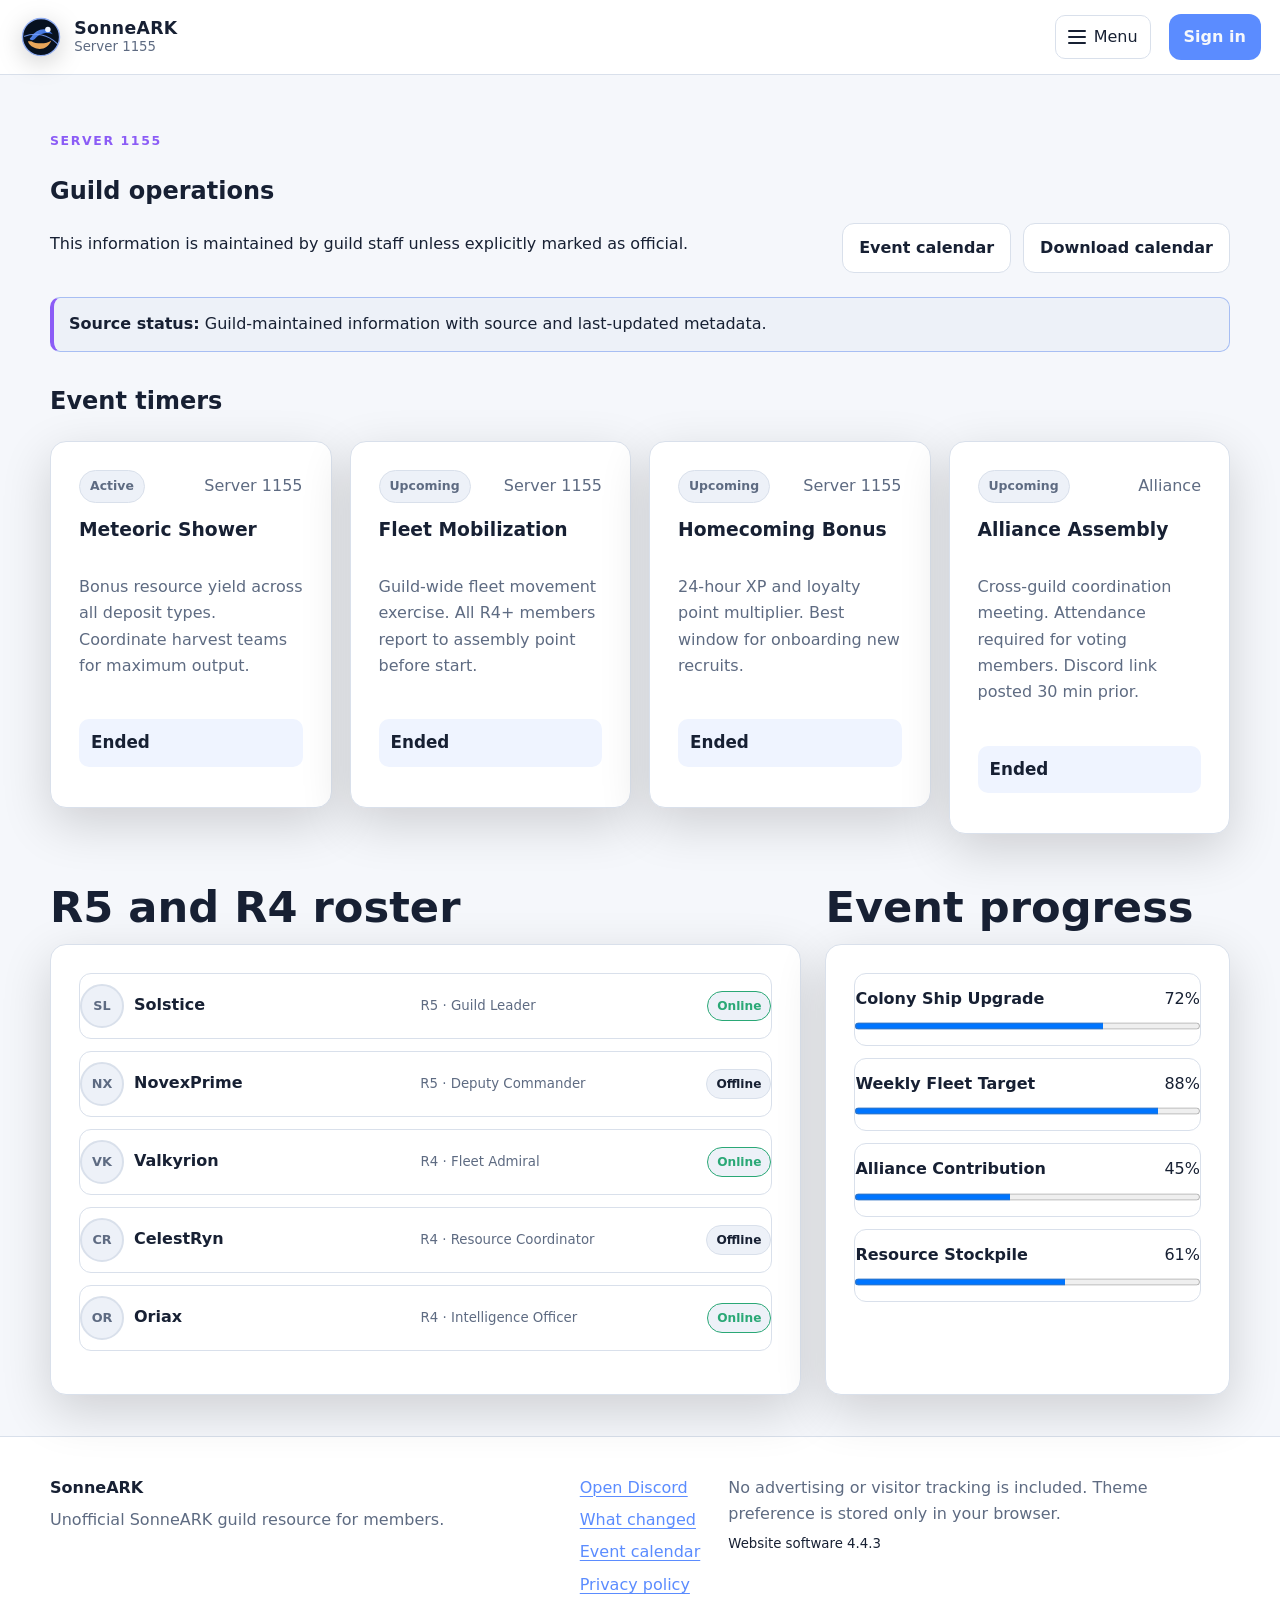
<file: operations.html>
<!doctype html>
<html lang="en-GB" data-theme-default="system" data-pwa-enabled="1" data-service-worker="/service-worker.js" data-current-language="en" data-supported-languages="en,de,fr,it,es,pt,nl,hu,pl,uk,ro,bg,cs,sk,sl,hr,sr,bs,me,mk,sq,el,da,sv,no,fi,is,et,lv,lt,ga,mt,cy,gd,fo,tr,ru,be,ca,eu,gl,lb,rm,hy,ka,az,ja,zh-cn" data-member-language="0">
<head>
<meta charset="utf-8">
<meta name="viewport" content="width=device-width,initial-scale=1,viewport-fit=cover">
<meta name="color-scheme" content="light dark">
<meta name="description" content="A practical, multilingual member guide for resource timing, events, fleet development and guild teamwork.">
<meta name="theme-color" media="(prefers-color-scheme: light)" content="#f4f7fb">
<meta name="theme-color" media="(prefers-color-scheme: dark)" content="#0b1020">
<title>Guild operations · SonneARK Galactic Frontier Guide</title>
<script nonce="ahmHmrXdBrM5ZwswzqtVaSG/">try{const syncTheme="";const syncLanguage="";if(syncTheme)localStorage.setItem('sonneark-theme',syncTheme);if(syncLanguage)localStorage.setItem('sonneark-language',syncLanguage);const t=localStorage.getItem('sonneark-theme');if(t==='light'||t==='dark')document.documentElement.dataset.theme=t;}catch(e){}</script>
<link rel="icon" href="assets/images/logo.svg">
<link rel="manifest" href="/manifest.webmanifest"><link rel="stylesheet" href="assets/css/site.css">
<link rel="stylesheet" href="assets/css/theme.css">
<script src="assets/js/theme.js" defer></script>
<script src="assets/js/site.js" defer></script>
</head>
<body>
<a class="skip-link" href="#main-content">Skip to content</a>
<header class="site-header nav-standard" data-site-header>
  <div class="header-shell header-inner" data-header-inner>
    <a class="brand" href="index.html" aria-label="SonneARK — Home">
      <img src="assets/images/logo.svg" width="46" height="46" alt="">
      <span><strong>SonneARK</strong><small>Server 1155</small></span>
    </a>

    <button class="nav-toggle" type="button" data-nav-toggle aria-expanded="false" aria-controls="primary-nav" aria-label="Menu">
      <span class="nav-toggle-icon" aria-hidden="true"><i></i><i></i><i></i></span>
      <span class="nav-toggle-label">Menu</span>
    </button>

    <nav id="primary-nav" class="primary-nav" data-nav aria-label="Primary navigation">
      <div class="primary-nav-links">
        <a class="" href="index.html">Home</a>
                  <a class="" href="guide.html">SonneARK Member Guide</a>
                <a class="" href="glossary.html">Glossary</a>        <a class="active" href="operations.html">Operations</a>        <a class="" href="polls.html">Polls</a>                        <a class="" href="search.html">Search this guide</a>
        <a href="https://discord.gg/bDRVuHPWVR" target="_blank" rel="noopener noreferrer">Discord</a>
      </div>
        <div class="header-preferences header-preferences-drawer" aria-label="Display preferences">
    <label class="select-control">
      <span class="select-control-label">Language</span>
      <select data-language-select aria-label="Language">
                  <option value="/operations.php?lang=en" data-language="en" selected>English</option>
                  <option value="/operations.php?lang=de" data-language="de" >Deutsch</option>
                  <option value="/operations.php?lang=fr" data-language="fr" >Français</option>
                  <option value="/operations.php?lang=it" data-language="it" >Italiano</option>
                  <option value="/operations.php?lang=es" data-language="es" >Español</option>
                  <option value="/operations.php?lang=pt" data-language="pt" >Português</option>
                  <option value="/operations.php?lang=nl" data-language="nl" >Nederlands</option>
                  <option value="/operations.php?lang=hu" data-language="hu" >Magyar</option>
                  <option value="/operations.php?lang=pl" data-language="pl" >Polski</option>
                  <option value="/operations.php?lang=uk" data-language="uk" >Українська</option>
                  <option value="/operations.php?lang=ro" data-language="ro" >Română</option>
                  <option value="/operations.php?lang=bg" data-language="bg" >Български</option>
                  <option value="/operations.php?lang=cs" data-language="cs" >Čeština</option>
                  <option value="/operations.php?lang=sk" data-language="sk" >Slovenčina</option>
                  <option value="/operations.php?lang=sl" data-language="sl" >Slovenščina</option>
                  <option value="/operations.php?lang=hr" data-language="hr" >Hrvatski</option>
                  <option value="/operations.php?lang=sr" data-language="sr" >Српски</option>
                  <option value="/operations.php?lang=bs" data-language="bs" >Bosanski</option>
                  <option value="/operations.php?lang=me" data-language="me" >Crnogorski</option>
                  <option value="/operations.php?lang=mk" data-language="mk" >Македонски</option>
                  <option value="/operations.php?lang=sq" data-language="sq" >Shqip</option>
                  <option value="/operations.php?lang=el" data-language="el" >Ελληνικά</option>
                  <option value="/operations.php?lang=da" data-language="da" >Dansk</option>
                  <option value="/operations.php?lang=sv" data-language="sv" >Svenska</option>
                  <option value="/operations.php?lang=no" data-language="no" >Norsk</option>
                  <option value="/operations.php?lang=fi" data-language="fi" >Suomi</option>
                  <option value="/operations.php?lang=is" data-language="is" >Íslenska</option>
                  <option value="/operations.php?lang=et" data-language="et" >Eesti</option>
                  <option value="/operations.php?lang=lv" data-language="lv" >Latviešu</option>
                  <option value="/operations.php?lang=lt" data-language="lt" >Lietuvių</option>
                  <option value="/operations.php?lang=ga" data-language="ga" >Gaeilge</option>
                  <option value="/operations.php?lang=mt" data-language="mt" >Malti</option>
                  <option value="/operations.php?lang=cy" data-language="cy" >Cymraeg</option>
                  <option value="/operations.php?lang=gd" data-language="gd" >Gàidhlig</option>
                  <option value="/operations.php?lang=fo" data-language="fo" >Føroyskt</option>
                  <option value="/operations.php?lang=tr" data-language="tr" >Türkçe</option>
                  <option value="/operations.php?lang=ru" data-language="ru" >Русский</option>
                  <option value="/operations.php?lang=be" data-language="be" >Беларуская</option>
                  <option value="/operations.php?lang=ca" data-language="ca" >Català</option>
                  <option value="/operations.php?lang=eu" data-language="eu" >Euskara</option>
                  <option value="/operations.php?lang=gl" data-language="gl" >Galego</option>
                  <option value="/operations.php?lang=lb" data-language="lb" >Lëtzebuergesch</option>
                  <option value="/operations.php?lang=rm" data-language="rm" >Rumantsch</option>
                  <option value="/operations.php?lang=hy" data-language="hy" >Հայերեն</option>
                  <option value="/operations.php?lang=ka" data-language="ka" >ქართული</option>
                  <option value="/operations.php?lang=az" data-language="az" >Azərbaycan dili</option>
                  <option value="/operations.php?lang=ja" data-language="ja" >日本語</option>
                  <option value="/operations.php?lang=zh-cn" data-language="zh-cn" >简体中文</option>
              </select>
    </label>
    <label class="select-control">
      <span class="select-control-label">Theme</span>
      <select data-theme-select aria-label="Theme">
        <option value="system">System</option>
        <option value="light">Light</option>
        <option value="dark">Dark</option>
      </select>
    </label>
  </div>
    </nav>

    <div class="header-tools">
        <div class="header-preferences header-preferences-desktop" aria-label="Display preferences">
    <label class="select-control">
      <span class="select-control-label">Language</span>
      <select data-language-select aria-label="Language">
                  <option value="/operations.php?lang=en" data-language="en" selected>English</option>
                  <option value="/operations.php?lang=de" data-language="de" >Deutsch</option>
                  <option value="/operations.php?lang=fr" data-language="fr" >Français</option>
                  <option value="/operations.php?lang=it" data-language="it" >Italiano</option>
                  <option value="/operations.php?lang=es" data-language="es" >Español</option>
                  <option value="/operations.php?lang=pt" data-language="pt" >Português</option>
                  <option value="/operations.php?lang=nl" data-language="nl" >Nederlands</option>
                  <option value="/operations.php?lang=hu" data-language="hu" >Magyar</option>
                  <option value="/operations.php?lang=pl" data-language="pl" >Polski</option>
                  <option value="/operations.php?lang=uk" data-language="uk" >Українська</option>
                  <option value="/operations.php?lang=ro" data-language="ro" >Română</option>
                  <option value="/operations.php?lang=bg" data-language="bg" >Български</option>
                  <option value="/operations.php?lang=cs" data-language="cs" >Čeština</option>
                  <option value="/operations.php?lang=sk" data-language="sk" >Slovenčina</option>
                  <option value="/operations.php?lang=sl" data-language="sl" >Slovenščina</option>
                  <option value="/operations.php?lang=hr" data-language="hr" >Hrvatski</option>
                  <option value="/operations.php?lang=sr" data-language="sr" >Српски</option>
                  <option value="/operations.php?lang=bs" data-language="bs" >Bosanski</option>
                  <option value="/operations.php?lang=me" data-language="me" >Crnogorski</option>
                  <option value="/operations.php?lang=mk" data-language="mk" >Македонски</option>
                  <option value="/operations.php?lang=sq" data-language="sq" >Shqip</option>
                  <option value="/operations.php?lang=el" data-language="el" >Ελληνικά</option>
                  <option value="/operations.php?lang=da" data-language="da" >Dansk</option>
                  <option value="/operations.php?lang=sv" data-language="sv" >Svenska</option>
                  <option value="/operations.php?lang=no" data-language="no" >Norsk</option>
                  <option value="/operations.php?lang=fi" data-language="fi" >Suomi</option>
                  <option value="/operations.php?lang=is" data-language="is" >Íslenska</option>
                  <option value="/operations.php?lang=et" data-language="et" >Eesti</option>
                  <option value="/operations.php?lang=lv" data-language="lv" >Latviešu</option>
                  <option value="/operations.php?lang=lt" data-language="lt" >Lietuvių</option>
                  <option value="/operations.php?lang=ga" data-language="ga" >Gaeilge</option>
                  <option value="/operations.php?lang=mt" data-language="mt" >Malti</option>
                  <option value="/operations.php?lang=cy" data-language="cy" >Cymraeg</option>
                  <option value="/operations.php?lang=gd" data-language="gd" >Gàidhlig</option>
                  <option value="/operations.php?lang=fo" data-language="fo" >Føroyskt</option>
                  <option value="/operations.php?lang=tr" data-language="tr" >Türkçe</option>
                  <option value="/operations.php?lang=ru" data-language="ru" >Русский</option>
                  <option value="/operations.php?lang=be" data-language="be" >Беларуская</option>
                  <option value="/operations.php?lang=ca" data-language="ca" >Català</option>
                  <option value="/operations.php?lang=eu" data-language="eu" >Euskara</option>
                  <option value="/operations.php?lang=gl" data-language="gl" >Galego</option>
                  <option value="/operations.php?lang=lb" data-language="lb" >Lëtzebuergesch</option>
                  <option value="/operations.php?lang=rm" data-language="rm" >Rumantsch</option>
                  <option value="/operations.php?lang=hy" data-language="hy" >Հայերեն</option>
                  <option value="/operations.php?lang=ka" data-language="ka" >ქართული</option>
                  <option value="/operations.php?lang=az" data-language="az" >Azərbaycan dili</option>
                  <option value="/operations.php?lang=ja" data-language="ja" >日本語</option>
                  <option value="/operations.php?lang=zh-cn" data-language="zh-cn" >简体中文</option>
              </select>
    </label>
    <label class="select-control">
      <span class="select-control-label">Theme</span>
      <select data-theme-select aria-label="Theme">
        <option value="system">System</option>
        <option value="light">Light</option>
        <option value="dark">Dark</option>
      </select>
    </label>
  </div>
              <a class="header-login button primary" href="#">Sign in</a>
          </div>
  </div>
</header>
<main id="main-content">
<section class="section shell"><div class="section-heading"><div><p class="eyebrow">Server 1155</p><h1>Guild operations</h1><p>This information is maintained by guild staff unless explicitly marked as official.</p></div><div class="button-row"><a class="button secondary" href="#">Event calendar</a><a class="button secondary" href="#">Download calendar</a></div></div>
<div class="source-banner"><strong>Source status:</strong> Guild-maintained information with source and last-updated metadata.</div>
<h2>Event timers</h2>
<div class="card-grid operations-grid">
  <article class="panel operation-card">
    <div class="card-topline">
      <span class="pill">Active</span>
      <span class="muted">Server 1155</span>
    </div>
    <h3>Meteoric Shower</h3>
    <p style="color:var(--muted)">Bonus resource yield across all deposit types. Coordinate harvest teams for maximum output.</p>
    <div class="countdown" data-countdown-start="2026-06-30T14:00:00Z" data-countdown-end="2026-06-30T23:30:00Z">Loading…</div>
  </article>
  <article class="panel operation-card">
    <div class="card-topline">
      <span class="pill">Upcoming</span>
      <span class="muted">Server 1155</span>
    </div>
    <h3>Fleet Mobilization</h3>
    <p style="color:var(--muted)">Guild-wide fleet movement exercise. All R4+ members report to assembly point before start.</p>
    <div class="countdown" data-countdown-start="2026-07-01T18:00:00Z" data-countdown-end="2026-07-01T22:00:00Z">Loading…</div>
  </article>
  <article class="panel operation-card">
    <div class="card-topline">
      <span class="pill">Upcoming</span>
      <span class="muted">Server 1155</span>
    </div>
    <h3>Homecoming Bonus</h3>
    <p style="color:var(--muted)">24-hour XP and loyalty point multiplier. Best window for onboarding new recruits.</p>
    <div class="countdown" data-countdown-start="2026-07-02T10:00:00Z" data-countdown-end="2026-07-03T10:00:00Z">Loading…</div>
  </article>
  <article class="panel operation-card">
    <div class="card-topline">
      <span class="pill">Upcoming</span>
      <span class="muted">Alliance</span>
    </div>
    <h3>Alliance Assembly</h3>
    <p style="color:var(--muted)">Cross-guild coordination meeting. Attendance required for voting members. Discord link posted 30 min prior.</p>
    <div class="countdown" data-countdown-start="2026-07-05T20:00:00Z" data-countdown-end="2026-07-05T23:00:00Z">Loading…</div>
  </article>
</div>

<div class="split-panel operations-split">
  <section>
    <h2>R5 and R4 roster</h2>
    <div class="panel">
      <div class="roster-list">
        <div class="roster-row">
          <div class="avatar avatar-small" style="display:grid;place-items:center;font-weight:800;font-size:.8rem;color:var(--muted)" aria-hidden="true">SL</div>
          <strong>Solstice</strong>
          <small style="color:var(--muted)">R5 · Guild Leader</small>
          <span class="status-pill" style="border-color:var(--success);color:var(--success)">Online</span>
        </div>
        <div class="roster-row">
          <div class="avatar avatar-small" style="display:grid;place-items:center;font-weight:800;font-size:.8rem;color:var(--muted)" aria-hidden="true">NX</div>
          <strong>NovexPrime</strong>
          <small style="color:var(--muted)">R5 · Deputy Commander</small>
          <span class="status-pill">Offline</span>
        </div>
        <div class="roster-row">
          <div class="avatar avatar-small" style="display:grid;place-items:center;font-weight:800;font-size:.8rem;color:var(--muted)" aria-hidden="true">VK</div>
          <strong>Valkyrion</strong>
          <small style="color:var(--muted)">R4 · Fleet Admiral</small>
          <span class="status-pill" style="border-color:var(--success);color:var(--success)">Online</span>
        </div>
        <div class="roster-row">
          <div class="avatar avatar-small" style="display:grid;place-items:center;font-weight:800;font-size:.8rem;color:var(--muted)" aria-hidden="true">CR</div>
          <strong>CelestRyn</strong>
          <small style="color:var(--muted)">R4 · Resource Coordinator</small>
          <span class="status-pill">Offline</span>
        </div>
        <div class="roster-row">
          <div class="avatar avatar-small" style="display:grid;place-items:center;font-weight:800;font-size:.8rem;color:var(--muted)" aria-hidden="true">OR</div>
          <strong>Oriax</strong>
          <small style="color:var(--muted)">R4 · Intelligence Officer</small>
          <span class="status-pill" style="border-color:var(--success);color:var(--success)">Online</span>
        </div>
      </div>
    </div>
  </section>
  <section>
    <h2>Event progress</h2>
    <div class="panel">
      <div class="progress-list">
        <article>
          <div>
            <strong>Colony Ship Upgrade</strong>
            <span>72%</span>
          </div>
          <progress max="100" value="72">72%</progress>
        </article>
        <article>
          <div>
            <strong>Weekly Fleet Target</strong>
            <span>88%</span>
          </div>
          <progress max="100" value="88">88%</progress>
        </article>
        <article>
          <div>
            <strong>Alliance Contribution</strong>
            <span>45%</span>
          </div>
          <progress max="100" value="45">45%</progress>
        </article>
        <article>
          <div>
            <strong>Resource Stockpile</strong>
            <span>61%</span>
          </div>
          <progress max="100" value="61">61%</progress>
        </article>
      </div>
    </div>
  </section>
</div>
</section>
<script src="assets/js/operations.js" defer></script>
</main>
<footer class="site-footer">
  <div class="shell footer-grid">
    <div><strong>SonneARK</strong><p>Unofficial SonneARK guild resource for members.</p></div>
    <div class="footer-links"><a href="https://discord.gg/bDRVuHPWVR" target="_blank" rel="noopener noreferrer">Open Discord</a><a href="#">What changed</a><a href="/calendar.php?lang=en">Event calendar</a><a href="#">Privacy policy</a></div>
    <div><p>No advertising or visitor tracking is included. Theme preference is stored only in your browser.</p><small>Website software 4.4.3</small></div>
  </div>
</footer>
</body>
</html>
</file>
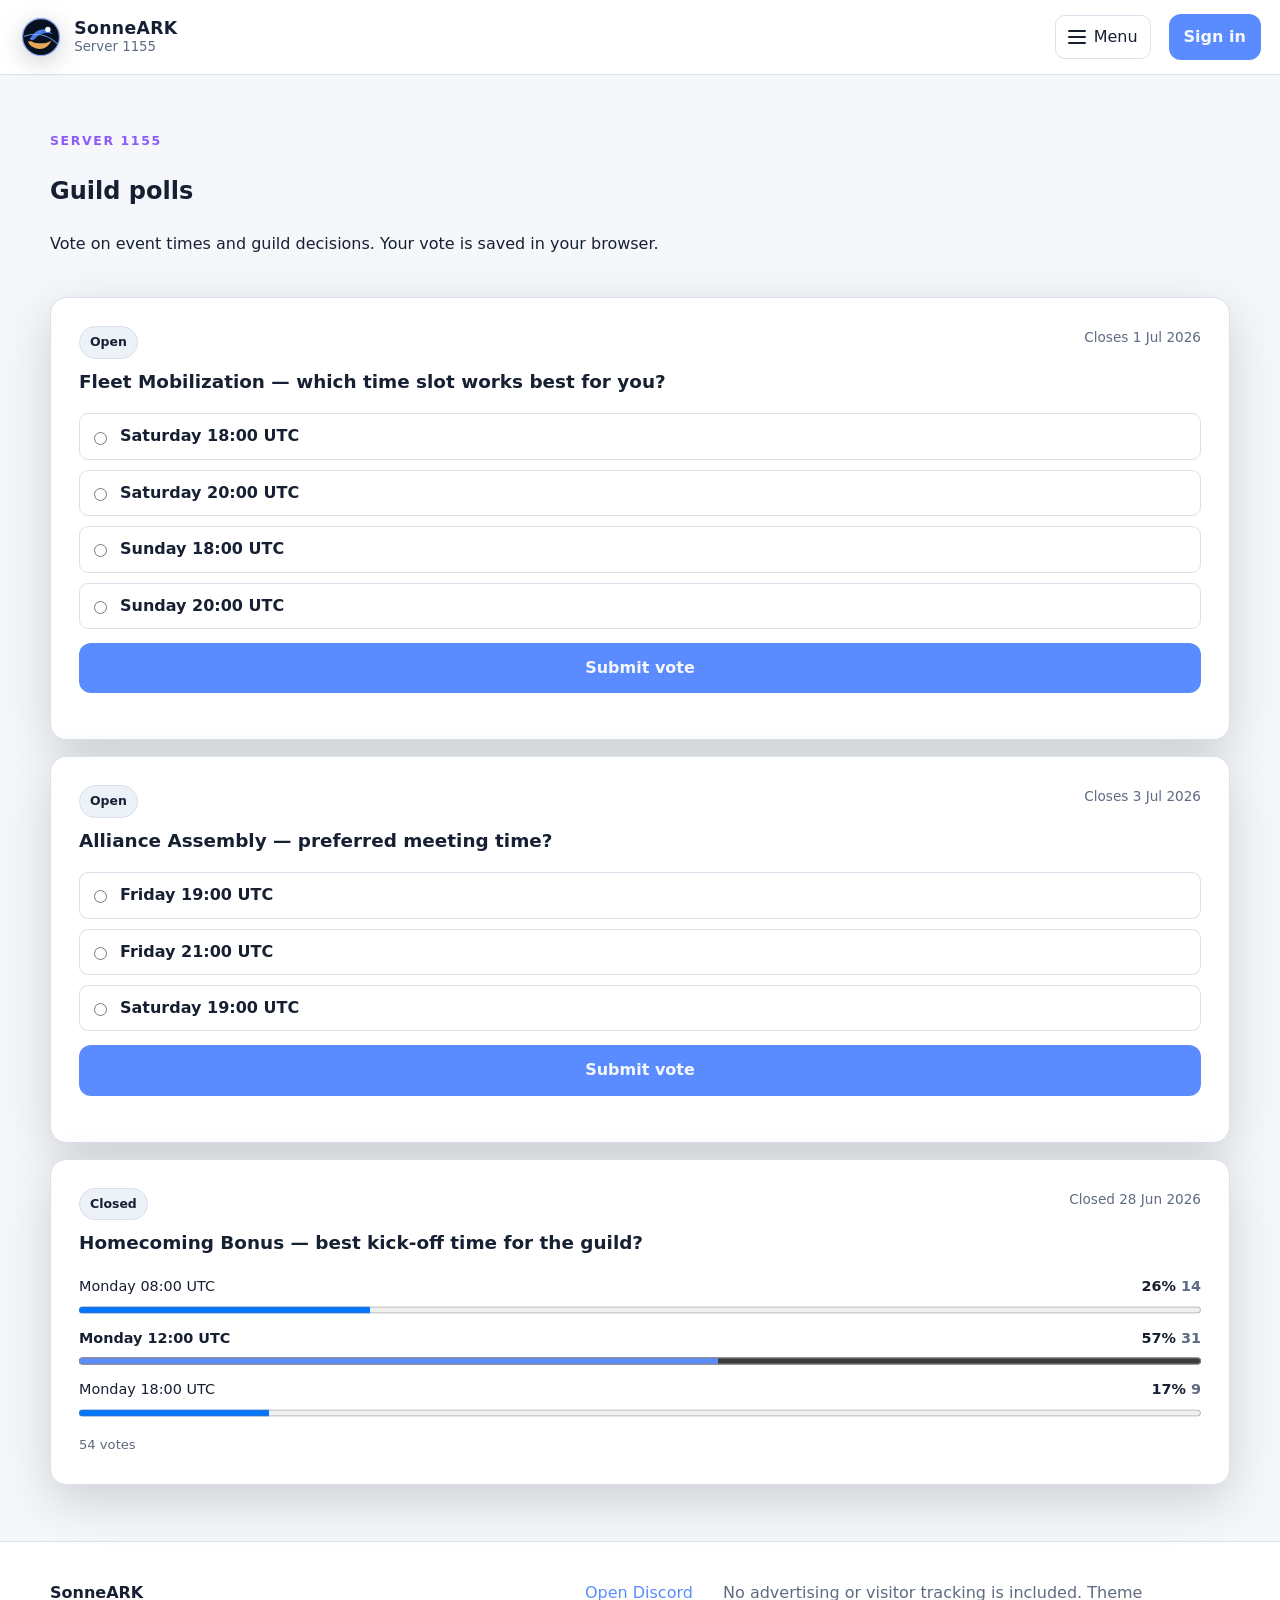
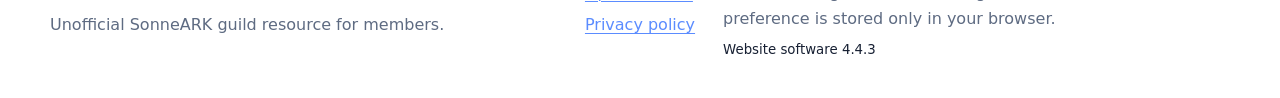
<file: polls.html>
<!doctype html>
<html lang="en-GB" data-theme-default="system" data-current-language="en">
<head>
<meta charset="utf-8">
<meta name="viewport" content="width=device-width,initial-scale=1,viewport-fit=cover">
<meta name="color-scheme" content="light dark">
<meta name="description" content="Guild polls — vote on event times and guild decisions.">
<meta name="theme-color" media="(prefers-color-scheme: light)" content="#f4f7fb">
<meta name="theme-color" media="(prefers-color-scheme: dark)" content="#0b1020">
<title>Guild polls · SonneARK Galactic Frontier Guide</title>
<script>try{const t=localStorage.getItem('sonneark-theme');if(t==='light'||t==='dark')document.documentElement.dataset.theme=t;}catch(e){}</script>
<link rel="icon" href="assets/images/logo.svg">
<link rel="stylesheet" href="assets/css/site.css">
<link rel="stylesheet" href="assets/css/theme.css">
<script src="assets/js/theme.js" defer></script>
<script src="assets/js/site.js" defer></script>
</head>
<body>
<a class="skip-link" href="#main-content">Skip to content</a>
<header class="site-header nav-standard" data-site-header>
  <div class="header-shell header-inner" data-header-inner>
    <a class="brand" href="index.html" aria-label="SonneARK — Home">
      <img src="assets/images/logo.svg" width="46" height="46" alt="">
      <span><strong>SonneARK</strong><small>Server 1155</small></span>
    </a>
    <button class="nav-toggle" type="button" data-nav-toggle aria-expanded="false" aria-controls="primary-nav" aria-label="Menu">
      <span class="nav-toggle-icon" aria-hidden="true"><i></i><i></i><i></i></span>
      <span class="nav-toggle-label">Menu</span>
    </button>
    <nav id="primary-nav" class="primary-nav" data-nav aria-label="Primary navigation">
      <div class="primary-nav-links">
        <a href="index.html">Home</a>
        <a href="guide.html">SonneARK Member Guide</a>
        <a href="glossary.html">Glossary</a>
        <a href="operations.html">Operations</a>
        <a class="active" href="polls.html">Polls</a>
        <a href="search.html">Search this guide</a>
        <a href="https://discord.gg/bDRVuHPWVR" target="_blank" rel="noopener noreferrer">Discord</a>
      </div>
      <div class="header-preferences header-preferences-drawer" aria-label="Display preferences">
        <label class="select-control">
          <span class="select-control-label">Theme</span>
          <select data-theme-select aria-label="Theme">
            <option value="system">System</option>
            <option value="light">Light</option>
            <option value="dark">Dark</option>
          </select>
        </label>
      </div>
    </nav>
    <div class="header-tools">
      <div class="header-preferences header-preferences-desktop" aria-label="Display preferences">
        <label class="select-control">
          <span class="select-control-label">Theme</span>
          <select data-theme-select aria-label="Theme">
            <option value="system">System</option>
            <option value="light">Light</option>
            <option value="dark">Dark</option>
          </select>
        </label>
      </div>
      <a class="header-login button primary" href="#">Sign in</a>
    </div>
  </div>
</header>

<main id="main-content">
  <section class="section shell">
    <div class="section-heading">
      <div>
        <p class="eyebrow">Server 1155</p>
        <h1>Guild polls</h1>
        <p>Vote on event times and guild decisions. Your vote is saved in your browser.</p>
      </div>
    </div>
    <div id="polls-container"></div>
  </section>
  <script src="assets/js/polls.js" defer></script>
</main>

<footer class="site-footer">
  <div class="shell footer-grid">
    <div><strong>SonneARK</strong><p>Unofficial SonneARK guild resource for members.</p></div>
    <div class="footer-links">
      <a href="https://discord.gg/bDRVuHPWVR" target="_blank" rel="noopener noreferrer">Open Discord</a>
      <a href="#">Privacy policy</a>
    </div>
    <div><p>No advertising or visitor tracking is included. Theme preference is stored only in your browser.</p><small>Website software 4.4.3</small></div>
  </div>
</footer>
</body>
</html>
</file>
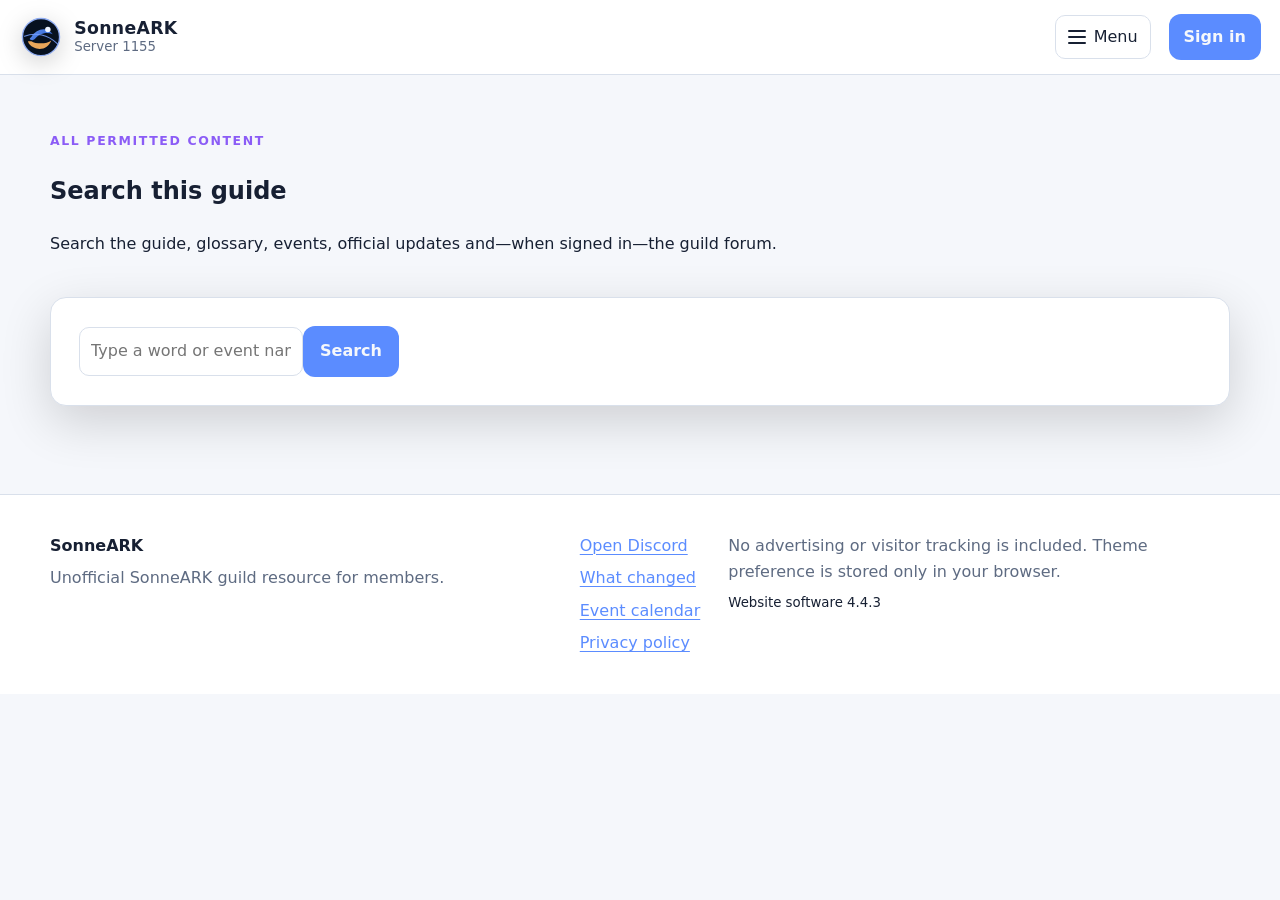
<file: search.html>
<!doctype html>
<html lang="en-GB" data-theme-default="system" data-pwa-enabled="1" data-service-worker="/service-worker.js" data-current-language="en" data-supported-languages="en,de,fr,it,es,pt,nl,hu,pl,uk,ro,bg,cs,sk,sl,hr,sr,bs,me,mk,sq,el,da,sv,no,fi,is,et,lv,lt,ga,mt,cy,gd,fo,tr,ru,be,ca,eu,gl,lb,rm,hy,ka,az,ja,zh-cn" data-member-language="0">
<head>
<meta charset="utf-8">
<meta name="viewport" content="width=device-width,initial-scale=1,viewport-fit=cover">
<meta name="color-scheme" content="light dark">
<meta name="description" content="A practical, multilingual member guide for resource timing, events, fleet development and guild teamwork.">
<meta name="theme-color" media="(prefers-color-scheme: light)" content="#f4f7fb">
<meta name="theme-color" media="(prefers-color-scheme: dark)" content="#0b1020">
<title>Search this guide · SonneARK Galactic Frontier Guide</title>
<script nonce="WWT2Z/rpA26sP2wZmuUxibf3">try{const syncTheme="";const syncLanguage="";if(syncTheme)localStorage.setItem('sonneark-theme',syncTheme);if(syncLanguage)localStorage.setItem('sonneark-language',syncLanguage);const t=localStorage.getItem('sonneark-theme');if(t==='light'||t==='dark')document.documentElement.dataset.theme=t;}catch(e){}</script>
<link rel="icon" href="assets/images/logo.svg">
<link rel="manifest" href="/manifest.webmanifest"><link rel="stylesheet" href="assets/css/site.css">
<link rel="stylesheet" href="assets/css/theme.css">
<script src="assets/js/theme.js" defer></script>
<script src="assets/js/site.js" defer></script>
</head>
<body>
<a class="skip-link" href="#main-content">Skip to content</a>
<header class="site-header nav-standard" data-site-header>
  <div class="header-shell header-inner" data-header-inner>
    <a class="brand" href="index.html" aria-label="SonneARK — Home">
      <img src="assets/images/logo.svg" width="46" height="46" alt="">
      <span><strong>SonneARK</strong><small>Server 1155</small></span>
    </a>

    <button class="nav-toggle" type="button" data-nav-toggle aria-expanded="false" aria-controls="primary-nav" aria-label="Menu">
      <span class="nav-toggle-icon" aria-hidden="true"><i></i><i></i><i></i></span>
      <span class="nav-toggle-label">Menu</span>
    </button>

    <nav id="primary-nav" class="primary-nav" data-nav aria-label="Primary navigation">
      <div class="primary-nav-links">
        <a class="" href="index.html">Home</a>
                  <a class="" href="guide.html">SonneARK Member Guide</a>
                <a class="" href="glossary.html">Glossary</a>        <a class="" href="operations.html">Operations</a>        <a class="" href="polls.html">Polls</a>                        <a class="active" href="search.html">Search this guide</a>
        <a href="https://discord.gg/bDRVuHPWVR" target="_blank" rel="noopener noreferrer">Discord</a>
      </div>
        <div class="header-preferences header-preferences-drawer" aria-label="Display preferences">
    <label class="select-control">
      <span class="select-control-label">Language</span>
      <select data-language-select aria-label="Language">
                  <option value="/search.php?lang=en" data-language="en" selected>English</option>
                  <option value="/search.php?lang=de" data-language="de" >Deutsch</option>
                  <option value="/search.php?lang=fr" data-language="fr" >Français</option>
                  <option value="/search.php?lang=it" data-language="it" >Italiano</option>
                  <option value="/search.php?lang=es" data-language="es" >Español</option>
                  <option value="/search.php?lang=pt" data-language="pt" >Português</option>
                  <option value="/search.php?lang=nl" data-language="nl" >Nederlands</option>
                  <option value="/search.php?lang=hu" data-language="hu" >Magyar</option>
                  <option value="/search.php?lang=pl" data-language="pl" >Polski</option>
                  <option value="/search.php?lang=uk" data-language="uk" >Українська</option>
                  <option value="/search.php?lang=ro" data-language="ro" >Română</option>
                  <option value="/search.php?lang=bg" data-language="bg" >Български</option>
                  <option value="/search.php?lang=cs" data-language="cs" >Čeština</option>
                  <option value="/search.php?lang=sk" data-language="sk" >Slovenčina</option>
                  <option value="/search.php?lang=sl" data-language="sl" >Slovenščina</option>
                  <option value="/search.php?lang=hr" data-language="hr" >Hrvatski</option>
                  <option value="/search.php?lang=sr" data-language="sr" >Српски</option>
                  <option value="/search.php?lang=bs" data-language="bs" >Bosanski</option>
                  <option value="/search.php?lang=me" data-language="me" >Crnogorski</option>
                  <option value="/search.php?lang=mk" data-language="mk" >Македонски</option>
                  <option value="/search.php?lang=sq" data-language="sq" >Shqip</option>
                  <option value="/search.php?lang=el" data-language="el" >Ελληνικά</option>
                  <option value="/search.php?lang=da" data-language="da" >Dansk</option>
                  <option value="/search.php?lang=sv" data-language="sv" >Svenska</option>
                  <option value="/search.php?lang=no" data-language="no" >Norsk</option>
                  <option value="/search.php?lang=fi" data-language="fi" >Suomi</option>
                  <option value="/search.php?lang=is" data-language="is" >Íslenska</option>
                  <option value="/search.php?lang=et" data-language="et" >Eesti</option>
                  <option value="/search.php?lang=lv" data-language="lv" >Latviešu</option>
                  <option value="/search.php?lang=lt" data-language="lt" >Lietuvių</option>
                  <option value="/search.php?lang=ga" data-language="ga" >Gaeilge</option>
                  <option value="/search.php?lang=mt" data-language="mt" >Malti</option>
                  <option value="/search.php?lang=cy" data-language="cy" >Cymraeg</option>
                  <option value="/search.php?lang=gd" data-language="gd" >Gàidhlig</option>
                  <option value="/search.php?lang=fo" data-language="fo" >Føroyskt</option>
                  <option value="/search.php?lang=tr" data-language="tr" >Türkçe</option>
                  <option value="/search.php?lang=ru" data-language="ru" >Русский</option>
                  <option value="/search.php?lang=be" data-language="be" >Беларуская</option>
                  <option value="/search.php?lang=ca" data-language="ca" >Català</option>
                  <option value="/search.php?lang=eu" data-language="eu" >Euskara</option>
                  <option value="/search.php?lang=gl" data-language="gl" >Galego</option>
                  <option value="/search.php?lang=lb" data-language="lb" >Lëtzebuergesch</option>
                  <option value="/search.php?lang=rm" data-language="rm" >Rumantsch</option>
                  <option value="/search.php?lang=hy" data-language="hy" >Հայերեն</option>
                  <option value="/search.php?lang=ka" data-language="ka" >ქართული</option>
                  <option value="/search.php?lang=az" data-language="az" >Azərbaycan dili</option>
                  <option value="/search.php?lang=ja" data-language="ja" >日本語</option>
                  <option value="/search.php?lang=zh-cn" data-language="zh-cn" >简体中文</option>
              </select>
    </label>
    <label class="select-control">
      <span class="select-control-label">Theme</span>
      <select data-theme-select aria-label="Theme">
        <option value="system">System</option>
        <option value="light">Light</option>
        <option value="dark">Dark</option>
      </select>
    </label>
  </div>
    </nav>

    <div class="header-tools">
        <div class="header-preferences header-preferences-desktop" aria-label="Display preferences">
    <label class="select-control">
      <span class="select-control-label">Language</span>
      <select data-language-select aria-label="Language">
                  <option value="/search.php?lang=en" data-language="en" selected>English</option>
                  <option value="/search.php?lang=de" data-language="de" >Deutsch</option>
                  <option value="/search.php?lang=fr" data-language="fr" >Français</option>
                  <option value="/search.php?lang=it" data-language="it" >Italiano</option>
                  <option value="/search.php?lang=es" data-language="es" >Español</option>
                  <option value="/search.php?lang=pt" data-language="pt" >Português</option>
                  <option value="/search.php?lang=nl" data-language="nl" >Nederlands</option>
                  <option value="/search.php?lang=hu" data-language="hu" >Magyar</option>
                  <option value="/search.php?lang=pl" data-language="pl" >Polski</option>
                  <option value="/search.php?lang=uk" data-language="uk" >Українська</option>
                  <option value="/search.php?lang=ro" data-language="ro" >Română</option>
                  <option value="/search.php?lang=bg" data-language="bg" >Български</option>
                  <option value="/search.php?lang=cs" data-language="cs" >Čeština</option>
                  <option value="/search.php?lang=sk" data-language="sk" >Slovenčina</option>
                  <option value="/search.php?lang=sl" data-language="sl" >Slovenščina</option>
                  <option value="/search.php?lang=hr" data-language="hr" >Hrvatski</option>
                  <option value="/search.php?lang=sr" data-language="sr" >Српски</option>
                  <option value="/search.php?lang=bs" data-language="bs" >Bosanski</option>
                  <option value="/search.php?lang=me" data-language="me" >Crnogorski</option>
                  <option value="/search.php?lang=mk" data-language="mk" >Македонски</option>
                  <option value="/search.php?lang=sq" data-language="sq" >Shqip</option>
                  <option value="/search.php?lang=el" data-language="el" >Ελληνικά</option>
                  <option value="/search.php?lang=da" data-language="da" >Dansk</option>
                  <option value="/search.php?lang=sv" data-language="sv" >Svenska</option>
                  <option value="/search.php?lang=no" data-language="no" >Norsk</option>
                  <option value="/search.php?lang=fi" data-language="fi" >Suomi</option>
                  <option value="/search.php?lang=is" data-language="is" >Íslenska</option>
                  <option value="/search.php?lang=et" data-language="et" >Eesti</option>
                  <option value="/search.php?lang=lv" data-language="lv" >Latviešu</option>
                  <option value="/search.php?lang=lt" data-language="lt" >Lietuvių</option>
                  <option value="/search.php?lang=ga" data-language="ga" >Gaeilge</option>
                  <option value="/search.php?lang=mt" data-language="mt" >Malti</option>
                  <option value="/search.php?lang=cy" data-language="cy" >Cymraeg</option>
                  <option value="/search.php?lang=gd" data-language="gd" >Gàidhlig</option>
                  <option value="/search.php?lang=fo" data-language="fo" >Føroyskt</option>
                  <option value="/search.php?lang=tr" data-language="tr" >Türkçe</option>
                  <option value="/search.php?lang=ru" data-language="ru" >Русский</option>
                  <option value="/search.php?lang=be" data-language="be" >Беларуская</option>
                  <option value="/search.php?lang=ca" data-language="ca" >Català</option>
                  <option value="/search.php?lang=eu" data-language="eu" >Euskara</option>
                  <option value="/search.php?lang=gl" data-language="gl" >Galego</option>
                  <option value="/search.php?lang=lb" data-language="lb" >Lëtzebuergesch</option>
                  <option value="/search.php?lang=rm" data-language="rm" >Rumantsch</option>
                  <option value="/search.php?lang=hy" data-language="hy" >Հայերեն</option>
                  <option value="/search.php?lang=ka" data-language="ka" >ქართული</option>
                  <option value="/search.php?lang=az" data-language="az" >Azərbaycan dili</option>
                  <option value="/search.php?lang=ja" data-language="ja" >日本語</option>
                  <option value="/search.php?lang=zh-cn" data-language="zh-cn" >简体中文</option>
              </select>
    </label>
    <label class="select-control">
      <span class="select-control-label">Theme</span>
      <select data-theme-select aria-label="Theme">
        <option value="system">System</option>
        <option value="light">Light</option>
        <option value="dark">Dark</option>
      </select>
    </label>
  </div>
              <a class="header-login button primary" href="#">Sign in</a>
          </div>
  </div>
</header>
<main id="main-content">
<section class="section shell"><div class="section-heading"><div><p class="eyebrow">All permitted content</p><h1>Search this guide</h1><p>Search the guide, glossary, events, official updates and—when signed in—the guild forum.</p></div></div><form method="get" class="panel universal-search"><input type="hidden" name="lang" value="en"><label class="sr-only" for="q">Search this guide</label><input id="q" name="q" value="" minlength="2" placeholder="Type a word or event name" required><button class="button primary">Search</button></form></section>
<script src="assets/js/search.js" defer></script>
</main>
<footer class="site-footer">
  <div class="shell footer-grid">
    <div><strong>SonneARK</strong><p>Unofficial SonneARK guild resource for members.</p></div>
    <div class="footer-links"><a href="https://discord.gg/bDRVuHPWVR" target="_blank" rel="noopener noreferrer">Open Discord</a><a href="#">What changed</a><a href="/calendar.php?lang=en">Event calendar</a><a href="#">Privacy policy</a></div>
    <div><p>No advertising or visitor tracking is included. Theme preference is stored only in your browser.</p><small>Website software 4.4.3</small></div>
  </div>
</footer>
</body>
</html>
</file>
<file: assets/css/site.css>
:root{color-scheme:light;--bg:#f3f6fb;--surface:#fff;--surface-2:#eaf0f8;--text:#142033;--muted:#5d6a7c;--line:#d5deea;--primary:#365f9d;--primary-strong:#254879;--accent:#bf7b28;--success:#24754b;--danger:#a43b4e;--warning:#926218;--shadow:0 18px 50px rgba(34,55,86,.12);--radius:18px;--shell:1180px}
@media(prefers-color-scheme:dark){:root:not([data-theme="light"]){color-scheme:dark;--bg:#0d111a;--surface:#151b27;--surface-2:#1d2635;--text:#f1f5fb;--muted:#aeb8c8;--line:#303c50;--primary:#83b7ff;--primary-strong:#b5d3ff;--accent:#f0b75d;--success:#6dd59d;--danger:#ff94a5;--warning:#f2c36d;--shadow:0 20px 55px rgba(0,0,0,.34)}}
:root[data-theme="dark"]{color-scheme:dark;--bg:#0d111a;--surface:#151b27;--surface-2:#1d2635;--text:#f1f5fb;--muted:#aeb8c8;--line:#303c50;--primary:#83b7ff;--primary-strong:#b5d3ff;--accent:#f0b75d;--success:#6dd59d;--danger:#ff94a5;--warning:#f2c36d;--shadow:0 20px 55px rgba(0,0,0,.34)}
*{box-sizing:border-box}html{scroll-behavior:smooth}body{margin:0;background:var(--bg);color:var(--text);font-family:Inter,ui-sans-serif,system-ui,-apple-system,"Segoe UI",sans-serif;line-height:1.65}a{color:var(--primary);text-decoration-thickness:.08em;text-underline-offset:.18em}a:hover{color:var(--primary-strong)}img{max-width:100%}button,input,select,textarea{font:inherit}button{color:inherit}.shell{width:min(calc(100% - 32px),var(--shell));margin-inline:auto}.narrow{max-width:760px}.sr-only{position:absolute!important;width:1px;height:1px;padding:0;margin:-1px;overflow:hidden;clip:rect(0,0,0,0);white-space:nowrap;border:0}.skip-link{position:fixed;z-index:999;left:16px;top:-80px;background:var(--surface);padding:12px;border-radius:10px}.skip-link:focus{top:16px}.site-header{position:sticky;top:0;z-index:50;background:color-mix(in srgb,var(--surface) 92%,transparent);backdrop-filter:blur(16px);border-bottom:1px solid var(--line)}.header-inner{min-height:76px;display:flex;align-items:center;gap:24px}.brand{display:inline-flex;align-items:center;gap:11px;color:var(--text);text-decoration:none}.brand img{filter:drop-shadow(0 6px 12px rgba(0,0,0,.18))}.brand span{display:grid;line-height:1.15}.brand strong{font-size:1.08rem;letter-spacing:.02em}.brand small{color:var(--muted)}.primary-nav{display:flex;align-items:center;gap:4px;margin-left:auto}.primary-nav a{padding:9px 11px;border-radius:10px;color:var(--muted);text-decoration:none;font-weight:700;font-size:.92rem}.primary-nav a:hover,.primary-nav a.active{background:var(--surface-2);color:var(--text)}.header-tools{display:flex;gap:8px}.select-control select{max-width:145px;padding:8px 28px 8px 9px;border:1px solid var(--line);border-radius:10px;background:var(--surface);color:var(--text)}.nav-toggle{display:none;border:1px solid var(--line);background:var(--surface);border-radius:10px;padding:8px 12px}.hero{padding:72px 0 56px;background:radial-gradient(circle at 75% 20%,color-mix(in srgb,var(--primary) 20%,transparent),transparent 34%),linear-gradient(180deg,var(--surface),var(--bg))}.hero-grid{display:grid;grid-template-columns:minmax(0,1.5fr) minmax(280px,.6fr);gap:44px;align-items:center}.eyebrow{text-transform:uppercase;letter-spacing:.13em;font-size:.78rem;font-weight:850;color:var(--accent);margin:0 0 12px}.hero h1,.page-hero h1{font-size:clamp(2.45rem,6vw,5.3rem);line-height:1.02;letter-spacing:-.045em;margin:.15em 0}.lead,.page-hero p{font-size:clamp(1.05rem,2vw,1.28rem);color:var(--muted);max-width:760px}.button-row{display:flex;gap:12px;flex-wrap:wrap;align-items:center;margin-top:26px}.button{display:inline-flex;align-items:center;justify-content:center;gap:7px;border:1px solid transparent;border-radius:12px;padding:11px 16px;font-weight:800;text-decoration:none;cursor:pointer}.button.primary{background:var(--primary);color:var(--bg)}:root[data-theme="dark"] .button.primary{color:#0d111a}@media(prefers-color-scheme:dark){:root:not([data-theme="light"]) .button.primary{color:#0d111a}}.button.secondary{background:var(--surface);border-color:var(--line);color:var(--text)}.button.danger{background:color-mix(in srgb,var(--danger) 15%,var(--surface));border-color:var(--danger);color:var(--danger)}.button.full{width:100%}.button.small{padding:7px 10px;font-size:.84rem}.status-card,.feature-card,.download-panel,.admin-card{background:var(--surface);border:1px solid var(--line);border-radius:var(--radius);box-shadow:var(--shadow)}.status-card{padding:28px}.status-card>span{color:var(--muted);font-weight:700}.status-card>strong{font-size:3rem;display:block;color:var(--accent)}.status-card dl{margin:16px 0 0}.status-card dl div{display:flex;justify-content:space-between;gap:16px;padding:10px 0;border-top:1px solid var(--line)}.status-card dt{color:var(--muted)}.status-card dd{margin:0;font-weight:800}.section{padding:56px 0}.section-heading{display:flex;justify-content:space-between;align-items:end;margin-bottom:24px}.section-heading h2,.split-panel h2{font-size:clamp(1.7rem,4vw,2.7rem);margin:0}.card-grid{display:grid;grid-template-columns:repeat(auto-fit,minmax(260px,1fr));gap:18px}.feature-card{padding:24px}.feature-card h3{font-size:1.35rem;margin:14px 0 8px}.feature-card p{color:var(--muted)}.pill,.version-chip,.count-badge{display:inline-flex;align-items:center;border-radius:999px;background:var(--surface-2);border:1px solid var(--line);padding:5px 10px;font-size:.78rem;font-weight:800}.coverage{display:grid;grid-template-columns:1fr auto;gap:6px 10px;align-items:center;margin:18px 0}.coverage progress{grid-column:1/2;width:100%}.coverage strong{grid-column:2;grid-row:1/3}.text-link{font-weight:850}.split-panel{display:grid;grid-template-columns:1.3fr .7fr;gap:24px}.split-panel>div,.download-panel{padding:30px}.download-panel{display:grid;gap:12px;align-content:start}.check-list{padding:0;list-style:none}.check-list li{position:relative;padding:8px 0 8px 28px}.check-list li:before{content:"✓";position:absolute;left:0;color:var(--success);font-weight:900}.page-hero{padding:70px 0;background:linear-gradient(160deg,var(--surface),var(--surface-2))}.page-hero.compact{padding:48px 0}.page-hero.compact h1{font-size:clamp(2.1rem,5vw,4rem)}.translation-banner,.fallback-note,.notice{border-radius:12px;padding:13px 15px;border:1px solid var(--line);background:var(--surface-2)}.translation-banner{display:flex;gap:12px;flex-wrap:wrap;margin-top:22px}.fallback-note{border-color:color-mix(in srgb,var(--warning) 55%,var(--line));color:var(--warning);margin:10px 0 20px}.guide-layout{display:grid;grid-template-columns:270px minmax(0,1fr);gap:34px;padding-block:38px 70px}.guide-sidebar{position:sticky;top:100px;align-self:start;max-height:calc(100vh - 120px);overflow:auto}.search-box{background:var(--surface);border:1px solid var(--line);border-radius:14px;padding:14px}.search-box label{display:block;font-weight:800;margin-bottom:7px}.search-box input{width:100%}.search-status{font-size:.85rem;color:var(--muted);min-height:1.3em;margin:6px 0 0}.toc{display:grid;gap:2px;margin-top:16px}.toc strong{padding:8px}.toc a{padding:7px 9px;border-radius:8px;color:var(--muted);text-decoration:none;font-size:.9rem}.toc a:hover{background:var(--surface-2);color:var(--text)}.guide-content{min-width:0}.guide-section{background:var(--surface);border:1px solid var(--line);border-radius:var(--radius);padding:clamp(20px,4vw,40px);margin-bottom:22px;scroll-margin-top:100px}.guide-section[hidden]{display:none}.section-title-row{display:flex;justify-content:space-between;gap:16px;align-items:flex-start}.section-title-row h2{font-size:clamp(1.6rem,3vw,2.4rem);line-height:1.15;margin:0 0 20px}.anchor-link{opacity:.45;text-decoration:none;font-size:1.25rem}.markdown-body h3{margin-top:2em}.markdown-body p,.markdown-body li{max-width:82ch}.markdown-body code{background:var(--surface-2);border:1px solid var(--line);border-radius:6px;padding:.1em .35em}.markdown-body blockquote{margin:20px 0;border-left:4px solid var(--accent);background:var(--surface-2);padding:12px 18px}.table-wrap{overflow:auto;margin:20px 0;border:1px solid var(--line);border-radius:12px}table{border-collapse:collapse;width:100%;min-width:640px}th,td{text-align:left;padding:11px 13px;border-bottom:1px solid var(--line);vertical-align:top}th{background:var(--surface-2)}.feedback-panel{margin-top:28px;border-top:1px solid var(--line);padding-top:18px}.feedback-panel summary{cursor:pointer;font-weight:850;color:var(--primary)}.feedback-inner{padding-top:16px}.comment-list{display:grid;gap:12px}.member-comment{background:var(--surface-2);border:1px solid var(--line);border-radius:12px;padding:15px}.member-comment header{display:flex;gap:10px;align-items:center;flex-wrap:wrap}.member-comment header span,.member-comment time{color:var(--muted);font-size:.85rem}.admin-reply{border-left:3px solid var(--primary);padding-left:13px;margin-top:12px}.feedback-form{border-top:1px solid var(--line);margin-top:22px;padding-top:20px}.form-grid{display:grid;gap:14px}.form-grid.two{grid-template-columns:repeat(2,minmax(0,1fr))}label{display:grid;gap:6px;font-weight:750}input,select,textarea{border:1px solid var(--line);background:var(--surface);color:var(--text);border-radius:10px;padding:10px 11px;min-width:0}textarea{resize:vertical}.checkbox-line{display:flex;align-items:flex-start;gap:9px}.checkbox-line input{width:auto;margin-top:5px}.honeypot{position:absolute!important;left:-9999px}.back-top{display:block;text-align:right;margin-top:20px;font-size:.85rem}.site-footer{border-top:1px solid var(--line);background:var(--surface);padding:38px 0}.footer-grid{display:grid;grid-template-columns:1fr auto 1fr;gap:28px}.footer-grid>div{display:grid;align-content:start;gap:6px}.footer-grid p{color:var(--muted);margin:0}.flash-stack{padding-top:16px}.notice.success{border-color:color-mix(in srgb,var(--success) 60%,var(--line));color:var(--success)}.notice.error{border-color:color-mix(in srgb,var(--danger) 60%,var(--line));color:var(--danger)}.muted{color:var(--muted)}.timeline{display:grid;gap:18px}.timeline-entry{display:grid;grid-template-columns:160px 1fr;gap:24px;background:var(--surface);border:1px solid var(--line);border-radius:var(--radius);padding:24px}.timeline-entry>div:first-child{display:flex;flex-direction:column;gap:10px}
@media(max-width:980px){.header-inner{flex-wrap:wrap;padding-block:12px}.nav-toggle{display:block;margin-left:auto}.primary-nav{display:none;order:3;width:100%;flex-direction:column;align-items:stretch}.primary-nav.open{display:flex}.header-tools{margin-left:auto}.hero-grid,.split-panel{grid-template-columns:1fr}.guide-layout{grid-template-columns:1fr}.guide-sidebar{position:static;max-height:none}.toc{grid-template-columns:repeat(2,minmax(0,1fr))}.footer-grid{grid-template-columns:1fr 1fr}.footer-grid>div:last-child{grid-column:1/-1}}
@media(max-width:640px){.shell{width:min(calc(100% - 22px),var(--shell))}.hero{padding-top:42px}.header-tools{width:100%}.header-tools label{flex:1}.select-control select{width:100%;max-width:none}.form-grid.two{grid-template-columns:1fr}.toc{grid-template-columns:1fr}.guide-section{padding:18px}.footer-grid,.timeline-entry{grid-template-columns:1fr}.button-row .button{width:100%}}

/* v2 member platform, forum and operations modules */
.panel{background:var(--surface);border:1px solid var(--line);border-radius:var(--radius);box-shadow:var(--shadow);padding:clamp(18px,3vw,30px)}
.narrow-shell{max-width:860px}.auth-panel{max-width:760px;margin-inline:auto}.auth-panel form{display:grid;gap:14px}.full{grid-column:1/-1}.checkline{display:flex;align-items:flex-start;gap:10px}.checkline input{width:auto;min-width:auto;margin-top:.25em}.checkline span{font-weight:500}.detail-list{margin:0;display:grid;gap:0}.detail-list>div{display:flex;justify-content:space-between;gap:18px;padding:11px 0;border-bottom:1px solid var(--line)}.detail-list>div:last-child{border-bottom:0}.detail-list dt{color:var(--muted)}.detail-list dd{margin:0;font-weight:800;text-align:right}.detail-list.compact{font-size:.9rem}.breadcrumbs{margin-bottom:18px;color:var(--muted)}.breadcrumbs a{text-decoration:none}.source-banner{margin:0 0 28px;padding:15px 18px;border:1px solid color-mix(in srgb,var(--primary) 40%,var(--line));border-radius:14px;background:color-mix(in srgb,var(--primary) 8%,var(--surface))}.card-topline{display:flex;align-items:center;justify-content:space-between;gap:12px;color:var(--muted)}.operation-card{display:grid;align-content:start;gap:12px}.operation-card h3{margin:0}.countdown{border-radius:12px;padding:12px 14px;background:var(--surface-2);font-weight:900;font-size:1.05rem}.operations-split{margin-top:42px}.operations-split>section>.panel{height:calc(100% - 56px)}.roster-list,.progress-list,.stack-list{display:grid;gap:10px}.roster-row,.stack-list>article{display:flex;align-items:center;gap:12px;justify-content:space-between;border:1px solid var(--line);border-radius:12px;padding:12px}.roster-row strong{margin-right:auto}.roster-row small{color:var(--muted)}.progress-list article{display:grid;gap:7px;padding:12px;border:1px solid var(--line);border-radius:12px}.progress-list article>div{display:flex;justify-content:space-between;gap:12px}.progress-list progress{width:100%}.update-feed{display:grid;gap:20px}.update-card{max-width:980px;margin-inline:auto;width:100%}.update-card h2{font-size:clamp(1.5rem,3vw,2.25rem)}.update-card footer{display:flex;justify-content:space-between;gap:16px;align-items:center;border-top:1px solid var(--line);padding-top:14px;color:var(--muted)}
.forum-hero{padding:48px 0 28px}.forum-shell{padding-block:28px 60px}.forum-category-grid{display:grid;gap:14px}.forum-category-card{display:grid;grid-template-columns:minmax(0,1fr) auto;gap:16px;align-items:center;background:var(--surface);border:1px solid var(--line);border-radius:16px;padding:20px;text-decoration:none;color:var(--text)}.forum-category-card:hover{background:var(--surface-2)}.forum-category-card h2,.forum-category-card h3{margin:0 0 6px}.forum-category-card p{margin:0;color:var(--muted)}.forum-stats{display:flex;gap:16px;color:var(--muted);font-size:.88rem}.forum-table{overflow:auto;background:var(--surface);border:1px solid var(--line);border-radius:16px}.forum-table table{margin:0}.forum-table a{text-decoration:none;font-weight:800}.forum-posts{display:grid;gap:18px;margin:24px 0}.forum-post{display:grid;grid-template-columns:190px minmax(0,1fr);background:var(--surface);border:1px solid var(--line);border-radius:16px;overflow:hidden}.forum-post>aside{display:grid;align-content:start;gap:7px;padding:20px;background:var(--surface-2);border-right:1px solid var(--line)}.forum-post>aside span,.forum-post>aside time{font-size:.82rem;color:var(--muted)}.forum-post-body{min-width:0;padding:22px}.forum-post-body>footer{display:flex;justify-content:space-between;align-items:flex-start;gap:12px;border-top:1px solid var(--line);padding-top:14px;margin-top:22px}.report-box{margin-left:auto}.report-box form{display:grid;gap:9px;margin-top:10px;min-width:min(420px,70vw)}.reply-panel form{display:grid;gap:12px}.forum-notice{margin:18px 0}.forum-thread-title{font-size:clamp(2rem,4vw,3.5rem)}
@media(max-width:900px){.forum-post{grid-template-columns:1fr}.forum-post>aside{border-right:0;border-bottom:1px solid var(--line);grid-template-columns:repeat(3,auto);justify-content:start}.roster-row{flex-wrap:wrap}.operations-split>section>.panel{height:auto}}
@media(max-width:640px){.forum-category-card{grid-template-columns:1fr}.forum-post>aside{grid-template-columns:1fr}.update-card footer{align-items:flex-start;flex-direction:column}.detail-list>div{display:grid}.detail-list dd{text-align:left}.roster-row{display:grid;grid-template-columns:auto 1fr}.roster-row small{grid-column:1/-1}}
.forum-layout{display:grid;grid-template-columns:minmax(0,1fr) 320px;gap:24px}.forum-category-list{display:grid;gap:14px}.forum-category-card dl{display:flex;gap:18px;margin:0}.forum-category-card dl div{display:grid;text-align:center}.forum-category-card dt{font-size:.75rem;color:var(--muted)}.forum-category-card dd{margin:0;font-size:1.25rem;font-weight:900}.forum-sidebar{align-self:start}.plain-list{list-style:none;padding:0;margin:0;display:grid;gap:12px}.plain-list li{border-bottom:1px solid var(--line);padding-bottom:12px}.plain-list a{display:block;font-weight:800;text-decoration:none}.plain-list small{display:block;color:var(--muted);margin-top:4px}.thread-title{display:block}.forum-table small{display:block;color:var(--muted);margin-top:4px}
@media(max-width:900px){.forum-layout{grid-template-columns:1fr}}

/* v3 interactive guild platform */
:focus-visible{outline:3px solid var(--accent);outline-offset:3px;border-radius:6px}
[hidden]{display:none!important}.announcement-banner{padding:10px 16px;text-align:center;background:color-mix(in srgb,var(--accent) 16%,var(--surface));border-bottom:1px solid var(--line);font-weight:750}.nav-count{display:inline-grid;place-items:center;min-width:1.55rem;height:1.55rem;padding-inline:.35rem;border-radius:999px;background:var(--danger);color:#fff;font-size:.72rem}.status-pill{display:inline-flex;padding:4px 8px;border-radius:999px;border:1px solid var(--line);background:var(--surface-2);font-size:.78rem;font-weight:800}.panel{background:var(--surface);border:1px solid var(--line);border-radius:var(--radius);padding:clamp(18px,3vw,28px);box-shadow:var(--shadow)}.stack-card{border:1px solid var(--line);border-radius:12px;padding:14px}.stack-card>details>summary{cursor:pointer}.form-stack{display:grid;gap:13px;margin-top:14px}.full{grid-column:1/-1}.source-banner{margin:18px 0 30px;padding:13px 15px;border-left:4px solid var(--accent);background:var(--surface-2);border-radius:10px}.card-topline{display:flex;justify-content:space-between;gap:12px;align-items:center}.detail-list{margin:14px 0}.detail-list>div{display:flex;justify-content:space-between;gap:18px;padding:8px 0;border-bottom:1px solid var(--line)}.detail-list dt{color:var(--muted)}.detail-list dd{margin:0;text-align:right}.countdown{padding:10px 12px;margin:12px 0;border-radius:10px;background:color-mix(in srgb,var(--primary) 10%,var(--surface));font-weight:850}.event-signup-form{display:grid;gap:10px;margin-top:16px;padding-top:16px;border-top:1px solid var(--line)}.operations-grid{align-items:start}.operations-split{margin-top:38px}.roster-list,.progress-list{display:grid;gap:12px}.roster-row{display:grid;grid-template-columns:auto 1fr 1fr auto;gap:10px;align-items:center;padding:10px 0;border-bottom:1px solid var(--line)}.progress-list article{display:grid;gap:7px;border-bottom:1px solid var(--line);padding:12px 0}.progress-list article>div{display:flex;justify-content:space-between;gap:12px}.progress-list progress,.poll-result{width:100%;height:14px}.event-calendar-list,.notification-list,.timeline-list,.poll-list{display:grid;gap:16px}.event-calendar-list article header,.notification-card header,.poll-card header{display:flex;justify-content:space-between;gap:16px;align-items:flex-start}.notification-card.is-unread{border-left:5px solid var(--primary)}.notification-card.is-read{opacity:.82}.member-tools-grid{display:grid;grid-template-columns:1fr 1fr;gap:22px}.checklist-list{display:grid;gap:9px}.checklist-item{display:flex;justify-content:space-between;gap:12px;padding:12px;border:1px solid var(--line);border-radius:10px}.checklist-item.done{opacity:.68}.checklist-item.done strong{text-decoration:line-through}.checkline{display:flex!important;align-items:flex-start;gap:9px}.checkline input{width:auto;margin-top:.35em}.checkline span{display:grid}.glossary-grid{display:grid;grid-template-columns:repeat(auto-fit,minmax(260px,1fr));gap:16px}.glossary-term header{display:flex;align-items:center;justify-content:space-between;gap:12px}.glossary-term h2{margin:0}.poll-options{display:grid;gap:10px;margin:18px 0}.poll-options>label{display:flex;align-items:center;gap:10px;padding:9px;border:1px solid var(--line);border-radius:9px}.poll-options input{width:auto}.translation-toolbar{display:flex;gap:8px;flex-wrap:wrap;align-items:center;margin:12px 0;padding:10px;background:var(--surface-2);border-radius:10px}.translation-note{font-size:.85rem;color:var(--muted)}.machine-translation{border-left:4px solid var(--accent);padding-left:14px}.search-results{display:grid;gap:12px}.search-result{display:grid;gap:5px}.empty-state{color:var(--muted)}.health-list{list-style:none;padding:0;display:grid;gap:10px}.health-list li{display:grid;gap:3px;padding:11px;border:1px solid var(--line);border-radius:10px}.health-list .pass{border-left:4px solid var(--success)}.health-list .warn{border-left:4px solid var(--warning)}.setup-key{font-size:1.1rem;word-break:break-all}.offline-card{max-width:620px;margin:12vh auto;padding:32px}.privacy-switches{display:grid;gap:10px}.profile-meta{display:flex;gap:10px;flex-wrap:wrap}.report-translation{font-size:.82rem}.local-time{font-variant-numeric:tabular-nums}
@media(max-width:850px){.member-tools-grid,.split-panel{grid-template-columns:1fr}.event-calendar-list article header,.poll-card header{display:grid}.roster-row{grid-template-columns:auto 1fr}.roster-row span:nth-child(3),.roster-row small{grid-column:1/-1}}
@media(max-width:620px){.form-grid.two{grid-template-columns:1fr}.section-heading{display:grid;align-items:start}.header-tools{flex-wrap:wrap}.detail-list>div{display:grid}.detail-list dd{text-align:left}.button{min-height:44px}.select-control select{min-height:44px}}
@media(prefers-reduced-motion:reduce){html{scroll-behavior:auto}*,*::before,*::after{animation-duration:.01ms!important;animation-iteration-count:1!important;transition-duration:.01ms!important;scroll-behavior:auto!important}}
@media(forced-colors:active){.button,.panel,.feature-card,.guide-section,.pill,.status-pill,input,select,textarea{forced-color-adjust:auto;border:1px solid CanvasText}.button.primary{background:ButtonFace;color:ButtonText}.notification-card.is-unread,.source-banner{border-left-width:5px}}
.translation-preformatted{white-space:pre-wrap}
.nav-badge{display:inline-grid;place-items:center;min-width:1.45rem;height:1.45rem;padding-inline:.3rem;border-radius:999px;background:var(--danger);color:#fff;font-size:.7rem}.site-announcement{padding:10px 16px;text-align:center;background:color-mix(in srgb,var(--accent) 16%,var(--surface));border-bottom:1px solid var(--line);font-weight:750}.site-announcement.warning{background:color-mix(in srgb,var(--warning) 18%,var(--surface))}.site-announcement.error{background:color-mix(in srgb,var(--danger) 15%,var(--surface))}

/* SonneARK v4 member identity and guild tools */
.avatar{display:block;aspect-ratio:1;border-radius:50%;object-fit:cover;background:var(--surface-2);border:2px solid var(--line);flex:0 0 auto}.avatar-small{width:44px;height:44px}.avatar-medium{width:64px;height:64px}.avatar-large{width:132px;height:132px}.member-admin-identity,.assignment,.member-card header,.profile-summary{display:flex;align-items:center;gap:12px}.profile-summary{align-items:flex-start;flex-wrap:wrap}.profile-summary .detail-list{flex:1;min-width:220px}.account-grid{display:grid;grid-template-columns:repeat(auto-fit,minmax(min(100%,340px),1fr));gap:18px}.account-grid>.panel{padding:24px}.quick-link-grid{display:grid;gap:8px;width:100%}.tool-grid,.squad-grid,.directory-grid,.mentor-grid{display:grid;grid-template-columns:repeat(auto-fit,minmax(min(100%,310px),1fr));gap:18px}.tool-card,.squad-card,.member-card,.mentor-card,.task-card,.handover-card{padding:22px}.tool-card header,.squad-card header,.task-card header,.handover-card header{display:flex;justify-content:space-between;gap:16px;align-items:flex-start}.tool-icon{font-size:2rem}.detail-list{display:grid;gap:0;margin:16px 0}.detail-list>div{display:flex;justify-content:space-between;gap:16px;padding:9px 0;border-bottom:1px solid var(--line)}.detail-list dt{color:var(--muted)}.detail-list dd{margin:0;font-weight:800;text-align:right}.match-score{display:grid;place-items:center;min-width:64px;height:64px;border-radius:50%;background:color-mix(in srgb,var(--success) 16%,var(--surface));border:2px solid var(--success);font-size:1.15rem}.assignment-list,.stack-list,.comment-list,.onboarding-list,.task-board{display:grid;gap:12px}.assignment{padding:10px;border:1px solid var(--line);border-radius:12px;background:var(--surface-2)}.assignment span{display:grid}.assignment small,.muted{color:var(--muted)}.status-pill,.priority{display:inline-flex;border-radius:999px;padding:4px 9px;font-size:.76rem;font-weight:850;border:1px solid var(--line);background:var(--surface-2);text-transform:capitalize}.priority.high,.priority.urgent{color:var(--danger);border-color:var(--danger)}.priority.low{color:var(--muted)}.task-card details,.squad-card details{margin-top:14px}.onboarding-step{display:grid;grid-template-columns:auto 1fr auto;gap:16px;align-items:flex-start;padding:20px;border:1px solid var(--line);border-radius:var(--radius);background:var(--surface)}.onboarding-step.is-complete{opacity:.78}.step-number{display:grid;place-items:center;width:40px;height:40px;border-radius:50%;background:var(--surface-2);font-weight:900}.progress-summary{display:flex;align-items:center;gap:15px;flex-wrap:wrap}.progress-summary progress{flex:1;min-width:180px}.readiness-form{display:grid;gap:14px}.readiness-result{padding:22px;border:1px solid var(--line);border-radius:var(--radius);background:var(--surface)}.readiness-total{font-size:clamp(2rem,5vw,4rem);line-height:1;font-weight:900;color:var(--accent)}.member-card .member-meta{display:grid;gap:4px}.member-card h2,.mentor-card h2{margin:.2rem 0}.translation-controls{display:flex;align-items:center;gap:8px;flex-wrap:wrap;margin-top:16px;padding-top:12px;border-top:1px solid var(--line)}.translation-controls select{max-width:240px}.translation-status,.translation-note{color:var(--muted);font-size:.9rem}.post-translation{white-space:pre-wrap;padding:16px;border:1px solid var(--line);border-radius:12px;background:var(--surface-2)}.translation-label{white-space:normal;margin-bottom:10px;color:var(--muted);font-size:.83rem}.forum-post>aside .avatar{margin-bottom:8px}.empty-state{padding:30px;text-align:center;color:var(--muted)}.panel{background:var(--surface);border:1px solid var(--line);border-radius:var(--radius);box-shadow:var(--shadow)}.form-stack{display:grid;gap:12px}.inline-form{display:flex;gap:8px;align-items:end;flex-wrap:wrap}.form-grid.four{grid-template-columns:repeat(4,minmax(0,1fr))}.nav-compact .header-inner{min-height:62px}.nav-compact .primary-nav a{padding:6px 8px;font-size:.86rem}.nav-wide .shell{--shell:1400px}.hero.has-custom-image{background-position:center;background-size:cover;background-repeat:no-repeat}.hero.has-custom-image .hero-grid{background:color-mix(in srgb,var(--surface) 82%,transparent);padding:clamp(20px,4vw,44px);border-radius:var(--radius);backdrop-filter:blur(8px)}
@media(max-width:860px){.form-grid.four{grid-template-columns:1fr 1fr}.onboarding-step{grid-template-columns:auto 1fr}.onboarding-step>form{grid-column:1/-1}.forum-post{grid-template-columns:1fr}.forum-post>aside{border-right:0;border-bottom:1px solid var(--line)}}
@media(max-width:520px){.form-grid.four{grid-template-columns:1fr}.avatar-large{width:100px;height:100px}.tool-grid,.squad-grid,.directory-grid,.mentor-grid{grid-template-columns:1fr}}
@media(forced-colors:active){.avatar,.match-score,.panel,.onboarding-step{forced-color-adjust:auto}.status-pill,.priority{border:1px solid CanvasText}}


/* SonneARK v4.1 role-aware navigation and account experience */
.header-inner{gap:16px}.primary-nav{min-width:0}.header-tools{align-items:center;margin-left:4px}.header-login{white-space:nowrap;padding:9px 14px}.account-menu{position:relative}.account-menu>summary{list-style:none;display:flex;align-items:center;gap:9px;min-height:48px;padding:4px 9px;border:1px solid var(--line);border-radius:13px;background:var(--surface);cursor:pointer}.account-menu>summary::-webkit-details-marker{display:none}.account-menu>summary:hover,.account-menu[open]>summary{background:var(--surface-2);border-color:color-mix(in srgb,var(--primary) 50%,var(--line))}.account-menu-name{display:grid;line-height:1.15;max-width:145px}.account-menu-name strong,.account-menu-name small{overflow:hidden;text-overflow:ellipsis;white-space:nowrap}.account-menu-name small{color:var(--muted);font-size:.72rem}.account-dropdown{position:absolute;z-index:90;right:0;top:calc(100% + 10px);display:grid;min-width:280px;padding:10px;background:var(--surface);border:1px solid var(--line);border-radius:16px;box-shadow:var(--shadow)}.account-dropdown>a,.account-dropdown-button{display:flex;align-items:center;justify-content:space-between;width:100%;padding:10px 12px;border:0;border-radius:10px;background:transparent;color:var(--text);text-decoration:none;text-align:left;font-weight:750;cursor:pointer}.account-dropdown>a:hover,.account-dropdown-button:hover{background:var(--surface-2)}.account-dropdown-heading{display:grid;padding:8px 12px 12px}.account-dropdown-heading span,.account-dropdown-heading small,.account-dropdown-label{color:var(--muted);font-size:.75rem}.account-dropdown-label{padding:8px 12px 4px;text-transform:uppercase;letter-spacing:.08em;font-weight:850}.account-dropdown-divider{height:1px;margin:7px 4px;background:var(--line)}.account-dropdown form{margin:0}.role-context-toolbar{display:flex;align-items:center;justify-content:space-between;gap:14px;flex-wrap:wrap;margin:0 auto 22px;padding:12px 14px;border:1px solid color-mix(in srgb,var(--primary) 38%,var(--line));border-radius:14px;background:color-mix(in srgb,var(--primary) 7%,var(--surface));box-shadow:0 10px 28px rgba(0,0,0,.08)}.role-context-identity,.role-context-actions{display:flex;align-items:center;gap:9px;flex-wrap:wrap}.avatar-upload-preview{display:flex;justify-content:center;margin:16px 0}.forum-moderator-toolbar{display:flex;gap:8px;flex-wrap:wrap;align-items:center;padding:12px;margin:0 0 18px;border:1px solid color-mix(in srgb,var(--warning) 45%,var(--line));border-radius:13px;background:color-mix(in srgb,var(--warning) 8%,var(--surface))}.forum-moderator-toolbar form{margin:0}.moderator-post-action{display:inline-flex;margin-left:8px}.moderator-post-action button{font-size:.78rem}
@media(min-width:981px) and (max-width:1180px){.header-inner{flex-wrap:wrap;padding-block:10px}.primary-nav{order:3;width:100%;margin:0;justify-content:center}.header-tools{margin-left:auto}.nav-toggle{display:none}}
@media(max-width:760px){.header-inner{flex-wrap:nowrap}.nav-toggle{display:block;margin-left:auto}.primary-nav{display:none;position:absolute;left:16px;right:16px;top:72px;z-index:80;padding:12px;background:var(--surface);border:1px solid var(--line);border-radius:14px;box-shadow:var(--shadow)}.primary-nav.open{display:grid}.header-tools{margin-left:0}.select-control{display:none}.account-menu-name{display:none}.account-dropdown{position:fixed;left:16px;right:16px;top:76px;min-width:0}.header-login{padding:8px 11px}.role-context-toolbar{align-items:flex-start}.role-context-actions{width:100%}.role-context-actions .button{flex:1}.brand small{display:none}}

/* SonneARK v4.2 adaptive interface and browser-side avatar editor */
:root{
  --header-max:1680px;
  --header-height:74px;
  --safe-inline:max(14px,env(safe-area-inset-left));
}
html{
  width:100%;
  max-width:100%;
  overflow-x:clip;
  -webkit-text-size-adjust:100%;
  text-size-adjust:100%;
}
body{
  width:100%;
  max-width:100%;
  min-height:100dvh;
  overflow-x:clip;
}
body.nav-open{overflow:hidden}
main,.site-footer,.site-announcement,.flash-stack{min-width:0}
main>*{min-width:0}
img,svg,video,canvas{max-inline-size:100%;height:auto}
pre,.translation-preformatted{max-width:100%;overflow:auto;white-space:pre-wrap;overflow-wrap:anywhere}
code,kbd,samp{overflow-wrap:anywhere}
p,li,dd,dt,h1,h2,h3,h4,h5,h6,a,button,label,summary{overflow-wrap:anywhere}
fieldset{min-width:0}
input,select,textarea,button{max-width:100%}
.shell{
  width:min(calc(100% - clamp(22px,4vw,48px)),var(--shell));
  min-width:0;
}
.header-shell{
  width:min(calc(100% - clamp(20px,3vw,44px)),var(--header-max));
  margin-inline:auto;
  min-width:0;
}
.site-header{
  isolation:isolate;
  padding-inline:env(safe-area-inset-left) env(safe-area-inset-right);
}
.header-inner{
  min-height:var(--header-height);
  display:grid;
  grid-template-columns:auto minmax(0,1fr) auto;
  align-items:center;
  gap:clamp(12px,1.4vw,22px);
  padding-block:8px;
  position:relative;
}
.brand{
  min-width:0;
  white-space:nowrap;
}
.brand img{width:44px;height:44px}
.brand span{min-width:0}
.brand strong,.brand small{white-space:nowrap}
.primary-nav{
  min-width:0;
  margin:0;
  display:flex;
  align-items:center;
  justify-content:center;
}
.primary-nav-links{
  min-width:0;
  display:flex;
  align-items:center;
  justify-content:center;
  gap:2px;
}
.primary-nav-links a{
  display:flex;
  align-items:center;
  min-height:42px;
  padding:8px 10px;
  border-radius:11px;
  white-space:nowrap;
  line-height:1.15;
  font-size:clamp(.82rem,.76rem + .12vw,.93rem);
}
.primary-nav-links a.active{
  box-shadow:inset 0 0 0 1px color-mix(in srgb,var(--primary) 22%,transparent);
}
.header-tools{
  min-width:0;
  margin:0;
  display:flex;
  align-items:center;
  justify-content:flex-end;
  gap:8px;
}
.header-preferences{
  display:flex;
  align-items:center;
  gap:7px;
  min-width:0;
}
.header-preferences-drawer{display:none}
.select-control{
  display:block;
  min-width:0;
}
.select-control-label{position:absolute!important;width:1px;height:1px;padding:0;margin:-1px;overflow:hidden;clip:rect(0,0,0,0);white-space:nowrap;border:0}
.select-control select{
  width:auto;
  max-width:126px;
  min-height:44px;
  padding:8px 30px 8px 11px;
  border-radius:12px;
  font-weight:720;
  text-overflow:ellipsis;
}
.nav-toggle{
  display:none;
  align-items:center;
  gap:8px;
  min-height:44px;
  margin:0;
  padding:8px 12px;
  cursor:pointer;
}
.nav-toggle-icon{display:grid;gap:4px;width:18px}
.nav-toggle-icon i{display:block;height:2px;border-radius:2px;background:currentColor;transition:transform .2s ease,opacity .2s ease}
.nav-toggle[aria-expanded="true"] .nav-toggle-icon i:nth-child(1){transform:translateY(6px) rotate(45deg)}
.nav-toggle[aria-expanded="true"] .nav-toggle-icon i:nth-child(2){opacity:0}
.nav-toggle[aria-expanded="true"] .nav-toggle-icon i:nth-child(3){transform:translateY(-6px) rotate(-45deg)}
.account-menu{position:relative;min-width:0}
.account-menu>summary{
  min-width:0;
  max-width:190px;
  min-height:48px;
  border-radius:14px;
  padding:4px 9px 4px 5px;
}
.account-menu-name{min-width:0;max-width:112px}
.account-menu-name strong{font-size:.91rem}
.account-menu-name small{max-width:100px}
.account-chevron{font-size:1rem;line-height:1;transition:transform .18s ease}
.account-menu[open] .account-chevron{transform:rotate(180deg)}
.account-dropdown{
  inset-inline-end:0;
  inset-inline-start:auto;
  top:calc(100% + 9px);
  width:min(350px,calc(100vw - 28px));
  min-width:0;
  max-height:min(76dvh,650px);
  padding:0;
  overflow:hidden;
  border-radius:18px;
  box-shadow:0 24px 80px rgba(0,0,0,.32);
}
.account-dropdown-heading{
  display:flex;
  align-items:center;
  gap:12px;
  padding:16px;
  border-bottom:1px solid var(--line);
  background:linear-gradient(145deg,color-mix(in srgb,var(--primary) 9%,var(--surface)),var(--surface));
}
.account-dropdown-heading>span{display:grid;min-width:0;line-height:1.25}
.account-dropdown-heading strong{font-size:1.03rem;overflow:hidden;text-overflow:ellipsis;white-space:nowrap}
.account-dropdown-heading small,.account-dropdown-heading em{font-size:.76rem;color:var(--muted);font-style:normal}
.account-dropdown-links{
  display:grid;
  padding:8px;
  max-height:calc(min(76dvh,650px) - 150px);
  overflow-y:auto;
  overscroll-behavior:contain;
  scrollbar-gutter:stable;
}
.account-dropdown-links>a,.account-dropdown-button{
  min-height:44px;
  padding:10px 12px;
}
.account-dropdown-footer{padding:8px;border-top:1px solid var(--line);background:color-mix(in srgb,var(--surface-2) 55%,var(--surface))}
.account-dropdown-footer form{margin:0}
.header-login{min-height:44px;white-space:nowrap}

/* Automatic compact-navigation mode added by JavaScript when translated labels would overflow. */
.site-header.header-force-menu .nav-toggle{display:inline-flex}
.site-header.header-force-menu .primary-nav{
  display:none;
  position:fixed;
  inset-inline:clamp(12px,3vw,28px);
  top:calc(var(--header-height) + 10px);
  z-index:100;
  max-height:calc(100dvh - var(--header-height) - 24px);
  overflow:auto;
  overscroll-behavior:contain;
  padding:14px;
  border:1px solid var(--line);
  border-radius:18px;
  background:var(--surface);
  box-shadow:0 26px 80px rgba(0,0,0,.34);
}
.site-header.header-force-menu .primary-nav.open{display:grid;gap:14px}
.site-header.header-force-menu .primary-nav-links{display:grid;grid-template-columns:repeat(2,minmax(0,1fr));gap:5px}
.site-header.header-force-menu .primary-nav-links a{justify-content:flex-start;white-space:normal}
.site-header.header-force-menu .header-preferences-desktop{display:none}
.site-header.header-force-menu .header-preferences-drawer{display:grid;grid-template-columns:repeat(2,minmax(0,1fr));gap:10px;padding-top:12px;border-top:1px solid var(--line)}
.site-header.header-force-menu .header-preferences-drawer .select-control{display:grid;gap:5px}
.site-header.header-force-menu .header-preferences-drawer .select-control-label{position:static!important;width:auto;height:auto;margin:0;overflow:visible;clip:auto;white-space:normal;font-size:.78rem;color:var(--muted)}
.site-header.header-force-menu .header-preferences-drawer select{width:100%;max-width:none}

/* Avatar editor. The original local image is never submitted. */
.avatar-panel{grid-column:1/-1}
.avatar-panel-intro{
  display:grid;
  grid-template-columns:auto minmax(0,1fr);
  align-items:center;
  gap:20px;
}
.avatar-panel-intro h2{margin:0 0 6px}
.avatar-panel-intro p{margin:.3rem 0}
.avatar-picker-row{
  display:flex;
  align-items:center;
  gap:12px;
  flex-wrap:wrap;
  margin-top:20px;
}
.avatar-file-button{position:relative;overflow:hidden}
.avatar-file-button input{
  position:absolute;
  inset:0;
  width:100%;
  height:100%;
  opacity:0;
  cursor:pointer;
}
.avatar-file-name{min-width:0;color:var(--muted);font-size:.9rem;overflow-wrap:anywhere}
.avatar-editor-workspace{
  display:grid;
  grid-template-columns:minmax(260px,520px) minmax(220px,1fr);
  gap:clamp(18px,4vw,38px);
  align-items:start;
  margin-top:24px;
  padding-top:24px;
  border-top:1px solid var(--line);
}
.avatar-crop-column{display:grid;justify-items:center;gap:10px;min-width:0}
.avatar-crop-frame{
  position:relative;
  width:min(100%,520px);
  aspect-ratio:1;
  overflow:hidden;
  border-radius:22px;
  background:repeating-conic-gradient(color-mix(in srgb,var(--surface-2) 82%,var(--line)) 0 25%,var(--surface) 0 50%) 50%/24px 24px;
  box-shadow:inset 0 0 0 1px var(--line),0 14px 40px rgba(0,0,0,.16);
  cursor:grab;
  touch-action:none;
  user-select:none;
}
.avatar-crop-frame.is-dragging{cursor:grabbing}
.avatar-crop-frame canvas{display:block;width:100%;height:100%;max-width:none}
.avatar-crop-guide{
  position:absolute;
  inset:7%;
  border:2px solid rgba(255,255,255,.9);
  border-radius:50%;
  box-shadow:0 0 0 999px rgba(0,0,0,.34),0 0 0 1px rgba(0,0,0,.45) inset;
  pointer-events:none;
}
.avatar-editor-hint{margin:0;color:var(--muted);font-size:.88rem;text-align:center}
.avatar-editor-controls{display:grid;gap:16px;min-width:0}
.avatar-zoom-control{display:grid;grid-template-columns:auto minmax(0,1fr);align-items:center;gap:12px}
.avatar-zoom-control input{width:100%;padding:0;accent-color:var(--primary)}
.button-row.compact{margin-top:0;gap:8px}
.avatar-editor-preview-block{
  display:grid;
  justify-items:start;
  gap:8px;
  padding:14px;
  border:1px solid var(--line);
  border-radius:14px;
  background:var(--surface-2);
}
.avatar-editor-preview-block>span{font-weight:800;color:var(--muted);font-size:.82rem;text-transform:uppercase;letter-spacing:.06em}
.avatar-editor-preview-block canvas{width:96px;height:96px;border-radius:50%;border:2px solid var(--line);background:var(--surface)}
.translation-note.is-error{color:var(--danger);font-weight:700}
.avatar-remove-form{margin-top:18px;padding-top:18px;border-top:1px solid var(--line)}

/* General viewport safety for every module. */
.card-grid,.tool-grid,.squad-grid,.directory-grid,.mentor-grid,.account-grid,.glossary-grid{min-width:0}
.card-grid>* ,.tool-grid>* ,.squad-grid>* ,.directory-grid>* ,.mentor-grid>* ,.account-grid>* ,.glossary-grid>*{min-width:0}
.panel,.feature-card,.guide-section,.status-card,.download-panel,.forum-category-card,.forum-post,.update-card{min-width:0;max-width:100%}
.form-grid,.form-stack,.inline-form{min-width:0}
.form-grid>* ,.form-stack>*{min-width:0}
.button-row{max-width:100%}
.button-row>*{min-width:0}
.table-wrap,.forum-table{max-width:100%;overscroll-behavior-inline:contain;-webkit-overflow-scrolling:touch}
.table-wrap:focus-within,.forum-table:focus-within{outline:2px solid var(--primary);outline-offset:2px}
.markdown-body iframe{max-width:100%}
.detail-list>div{min-width:0}
.detail-list dd{min-width:0;overflow-wrap:anywhere}
.role-context-toolbar{max-width:100%}

@media(max-width:1480px){
  .nav-toggle{display:inline-flex}
  .primary-nav{
    display:none;
    position:fixed;
    inset-inline:clamp(12px,3vw,28px);
    top:calc(var(--header-height) + 10px);
    z-index:100;
    max-height:calc(100dvh - var(--header-height) - 24px);
    overflow:auto;
    overscroll-behavior:contain;
    padding:14px;
    border:1px solid var(--line);
    border-radius:18px;
    background:var(--surface);
    box-shadow:0 26px 80px rgba(0,0,0,.34);
  }
  .primary-nav.open{display:grid;gap:14px}
  .primary-nav-links{display:grid;grid-template-columns:repeat(3,minmax(0,1fr));gap:5px}
  .primary-nav-links a{justify-content:flex-start;white-space:normal}
  .header-preferences-desktop{display:none}
  .header-preferences-drawer{display:grid;grid-template-columns:repeat(2,minmax(0,1fr));gap:10px;padding-top:12px;border-top:1px solid var(--line)}
  .header-preferences-drawer .select-control{display:grid;gap:5px}
  .header-preferences-drawer .select-control-label{position:static!important;width:auto;height:auto;margin:0;overflow:visible;clip:auto;white-space:normal;font-size:.78rem;color:var(--muted)}
  .header-preferences-drawer select{width:100%;max-width:none}
}

@media(max-width:920px){
  :root{--header-height:70px}
  .header-inner{grid-template-columns:minmax(0,1fr) auto auto;gap:8px}
  .brand{max-width:220px}
  .brand img{width:40px;height:40px}
  .brand strong{font-size:1rem}
  .nav-toggle{order:2}
  .header-tools{order:3}
  .primary-nav{order:4}
  .primary-nav-links{grid-template-columns:repeat(2,minmax(0,1fr))}
  .account-menu-name{display:none}
  .account-menu>summary{padding:3px;max-width:none;border-radius:50%}
  .account-menu>summary .avatar-small{width:42px;height:42px}
  .account-chevron{display:none}
  .account-menu>summary .nav-badge{position:absolute;inset-inline-end:-4px;top:-4px}
  .account-dropdown{
    position:fixed;
    top:calc(var(--header-height) + 8px);
    inset-inline:12px;
    width:auto;
    max-height:calc(100dvh - var(--header-height) - 20px);
  }
  .account-dropdown-links{max-height:calc(100dvh - var(--header-height) - 170px)}
  .avatar-editor-workspace{grid-template-columns:1fr}
  .avatar-editor-controls{max-width:520px;width:100%;margin-inline:auto}
  .hero-grid,.split-panel,.forum-layout,.guide-layout{grid-template-columns:minmax(0,1fr)}
  .guide-sidebar{position:static;max-height:none}
}

@media(max-width:640px){
  :root{--header-height:66px}
  .header-shell{width:calc(100% - 16px)}
  .header-inner{gap:6px;padding-block:7px}
  .brand{gap:8px;max-width:min(52vw,190px)}
  .brand img{width:38px;height:38px}
  .brand small{display:none}
  .brand strong{overflow:hidden;text-overflow:ellipsis;max-width:125px}
  .nav-toggle{padding:8px 10px}
  .nav-toggle-label{display:none}
  .header-login{padding:8px 11px;font-size:.9rem}
  .primary-nav{inset-inline:8px;top:calc(var(--header-height) + 6px);max-height:calc(100dvh - var(--header-height) - 14px);padding:10px;border-radius:15px}
  .primary-nav-links{grid-template-columns:1fr}
  .primary-nav-links a{min-height:46px;padding:11px 12px}
  .header-preferences-drawer{grid-template-columns:1fr}
  .account-dropdown{inset-inline:8px;top:calc(var(--header-height) + 6px);max-height:calc(100dvh - var(--header-height) - 14px)}
  .account-dropdown-heading{padding:13px}
  .account-dropdown-links{max-height:calc(100dvh - var(--header-height) - 154px)}
  .page-hero,.hero{padding-block:clamp(34px,10vw,54px)}
  .hero h1,.page-hero h1{font-size:clamp(2.05rem,13vw,3.65rem);letter-spacing:-.035em}
  .section{padding-block:38px}
  .panel,.feature-card,.guide-section,.status-card,.download-panel{padding:18px}
  .avatar-panel-intro{grid-template-columns:1fr;justify-items:center;text-align:center}
  .avatar-picker-row{justify-content:center}
  .avatar-file-name{width:100%;text-align:center}
  .avatar-crop-frame{border-radius:16px}
  .avatar-editor-workspace{gap:18px}
  .avatar-zoom-control{grid-template-columns:1fr}
  .button-row.compact .button{width:auto;flex:1 1 130px}
  .role-context-actions .button{flex:1 1 100%}
  .footer-grid{grid-template-columns:1fr}
  .footer-grid>div:last-child{grid-column:auto}
  .onboarding-step{grid-template-columns:1fr}
  .onboarding-step>form{grid-column:auto}
}

@media(max-width:380px){
  .brand span{display:none}
  .brand{max-width:none}
  .nav-toggle{padding-inline:8px}
  .header-login{font-size:.82rem;padding-inline:8px}
  .account-menu>summary .avatar-small{width:38px;height:38px}
}

@media(hover:none){
  .button,.primary-nav-links a,.account-dropdown-links>a,.account-dropdown-button{min-height:46px}
}

@media(prefers-reduced-motion:reduce){
  .nav-toggle-icon i,.account-chevron{transition:none}
}

/* Final viewport-safety overrides: neutralise legacy width rules in compact header mode. */
.nav-toggle{justify-self:end;width:max-content;max-width:100%}
.site-header.header-force-menu .primary-nav{width:auto}
@media(max-width:1480px){.primary-nav{width:auto}}
@media(max-width:920px){.header-tools{width:auto}}
</file>
<file: assets/css/theme.css>
:root{--primary:#5b8cff;--accent:#8b5cf6;--success:#2aa876;--warning:#d58a18;--danger:#c94a64;--background:#f5f7fb;--bg:#f5f7fb;--surface:#ffffff;--surface-2:#edf1f8;--text:#172033;--muted:#5e6b82;--line:#d9e0eb;--radius:16px;--font-scale:1;--shell:1180px;--shadow:0 16px 50px rgba(0,0,0,.16);--hero-image:none;--site-background-image:none}html{font-size:calc(16px * var(--font-scale))}html[data-theme="dark"]{--background:#0c1019;--bg:#0c1019;--surface:#151b28;--surface-2:#1d2637;--text:#f3f6ff;--muted:#aab4c7;--line:#303b50}@media(prefers-color-scheme:dark){html:not([data-theme="light"]){--background:#0c1019;--bg:#0c1019;--surface:#151b28;--surface-2:#1d2637;--text:#f3f6ff;--muted:#aab4c7;--line:#303b50}}body{background-image:var(--site-background-image);background-attachment:fixed;background-size:cover}.hero.has-custom-image{background-image:linear-gradient(120deg,color-mix(in srgb,var(--background) 72%,transparent),color-mix(in srgb,var(--background) 40%,transparent)),var(--hero-image);background-size:cover;background-position:center}.site-header.nav-compact .shell{min-height:60px}.site-header.nav-wide .shell{max-width:1500px}
</file>
